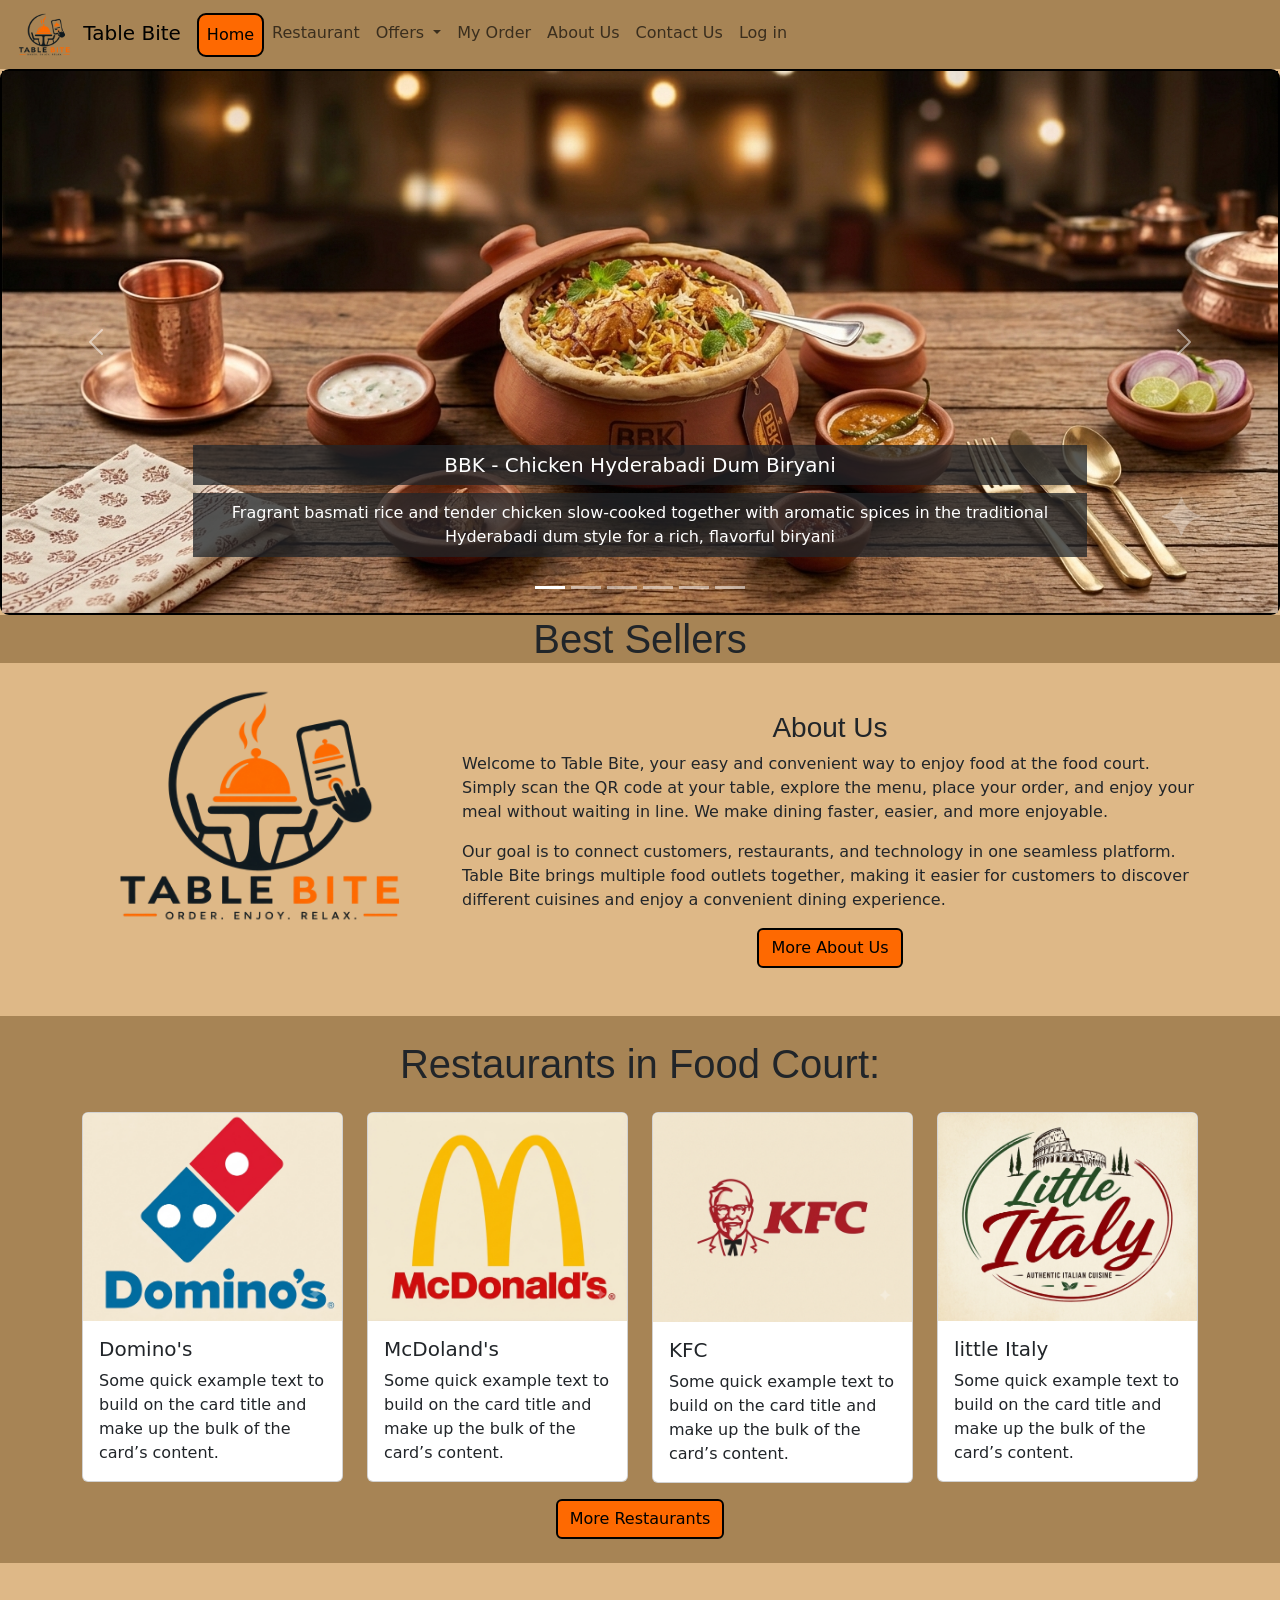
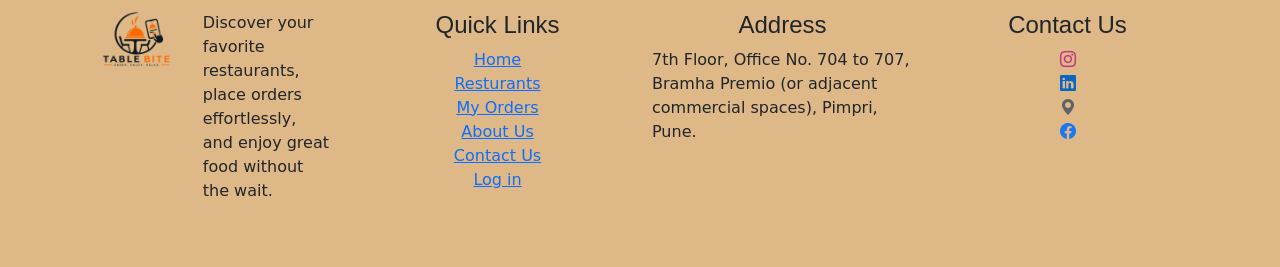
<file: index.html>
<!doctype html>
<html lang="en">
    <head>
        <meta charset="utf-8">
        <meta name="viewport" content="width=device-width, initial-scale=1">
        <title>Bootstrap demo</title>
        <link
            href="https://cdn.jsdelivr.net/npm/bootstrap@5.3.8/dist/css/bootstrap.min.css"
            rel="stylesheet"
            integrity="sha384-sRIl4kxILFvY47J16cr9ZwB07vP4J8+LH7qKQnuqkuIAvNWLzeN8tE5YBujZqJLB"
            crossorigin="anonymous">
        <link href="css/index.css" rel="stylesheet" type="text/css" />
        <link rel="stylesheet"
            href="https://cdn.jsdelivr.net/npm/bootstrap-icons@1.13.1/font/bootstrap-icons.min.css">
    </head>
    <body>
        <!-- header start -->
        <header>
            <nav class="navbar navbar-expand-lg">
                <div class="container-fluid">
                    <a class="navbar-brand" href="about_us.html"><img
                            src="images/logo.png"
                            alt="logo" width="65px" /> Table Bite</a>
                    <button class="navbar-toggler" type="button"
                        data-bs-toggle="collapse"
                        data-bs-target="#navbarSupportedContent"
                        aria-controls="navbarSupportedContent"
                        aria-expanded="false" aria-label="Toggle navigation">
                        <span class="navbar-toggler-icon"></span>
                    </button>
                    <div class="collapse navbar-collapse"
                        id="navbarSupportedContent">
                        <ul class="navbar-nav me-auto mb-2 mb-lg-0">
                            <li class="nav-item">
                                <a class="nav-link active" aria-current="page"
                                    href="index.html">Home</a>
                            </li>
                            <li class="nav-item">
                                <a class="nav-link"
                                    href="resturant.html">Restaurant</a>
                            </li>
                            <li class="nav-item dropdown">
                                <a class="nav-link dropdown-toggle" href="#"
                                    role="button" data-bs-toggle="dropdown"
                                    aria-expanded="false">
                                    Offers
                                </a>
                                <ul class="dropdown-menu">
                                    <li><a class="dropdown-item"
                                            href="todays_deal.html">Today's
                                            deals</a></li>
                                    <li><a class="dropdown-item"
                                            href="combo_meals.html">Combo
                                            meals</a></li>
                                    <li><a class="dropdown-item"
                                            href="Special_promotions.html">Special
                                            promotions</a></li>
                                    <li><a class="dropdown-item"
                                            href="discounts.html">Discounts</a></li>
                                </ul>
                            </li>
                            <li class="nav-item">
                                <a class="nav-link"
                                    href="my_order.html">My Order</a>
                                <li class="nav-item">
                                    <a class="nav-link"
                                        href="about_us.html">About Us</a>
                                </li>
                                <li class="nav-item">
                                    <a class="nav-link"
                                        href="contact_us.html">Contact Us</a>
                                </li>
                                <li class="nav-item">
                                    <a class="nav-link"
                                        href="log_in.html">Log in</a>
                                </li>
                            </li>
                        </ul>
                    </div>
                </div>
            </nav>
        </header>
        <!-- header end -->

        <!-- section start -->
        <section>
            <div id="carouselExampleCaptions"
                class="carousel slide carousel-fade"
                data-bs-ride="carousel"
                data-bs-interval="4000">

                <div class="carousel-indicators">
                    <button type="button"
                        data-bs-target="#carouselExampleCaptions"
                        data-bs-slide-to="0"
                        class="active"
                        aria-current="true"></button>

                    <button type="button"
                        data-bs-target="#carouselExampleCaptions"
                        data-bs-slide-to="1"></button>

                    <button type="button"
                        data-bs-target="#carouselExampleCaptions"
                        data-bs-slide-to="2"></button>

                    <button type="button"
                        data-bs-target="#carouselExampleCaptions"
                        data-bs-slide-to="3"></button>

                    <button type="button"
                        data-bs-target="#carouselExampleCaptions"
                        data-bs-slide-to="4"></button>

                    <button type="button"
                        data-bs-target="#carouselExampleCaptions"
                        data-bs-slide-to="5"></button>
                </div>

                <div class="carousel-inner">

                    <div class="carousel-item active">
                        <img src="images/BBK biryani.png"
                            class="d-block w-100"
                            alt="BBK biryani">
                        <div class="carousel-caption d-none d-md-block">
                            <h5 class="bg-dark p-2 bg-opacity-75">BBK - Chicken
                                Hyderabadi Dum Biryani</h5>
                            <p class="bg-dark p-2 bg-opacity-75">Fragrant
                                basmati rice and tender chicken
                                slow-cooked together with aromatic spices in the
                                traditional Hyderabadi dum style for a rich,
                                flavorful biryani</p>
                        </div>
                    </div>

                    <div class="carousel-item">
                        <img src="images/chinese.png"
                            class="d-block w-100"
                            alt="Chinese noodles">
                        <div class="carousel-caption d-none d-md-block">
                            <h5 class="bg-dark p-2 bg-opacity-75">Fountain -
                                Chinese Schezwan Noodles</h5>
                            <p class="bg-dark p-2 bg-opacity-75">Stir-fried
                                noodles tossed with spicy Schezwan
                                sauce, crunchy vegetables, and aromatic
                                seasonings for a bold, fiery Indo-Chinese
                                flavour.</p>
                        </div>
                    </div>

                    <div class="carousel-item">
                        <img src="images/wow momo.png"
                            class="d-block w-100"
                            alt="Momos">
                        <div class="carousel-caption d-none d-md-block">
                            <h5 class="bg-dark p-2 bg-opacity-75">WOW! Momos -
                                Chicken Darjeeling Momo</h5>
                            <p class="bg-dark p-2 bg-opacity-75">Steamed momos
                                filled with juicy, flavorful
                                chicken, inspired by the traditional
                                Darjeeling-style momo and served with a spicy,
                                tangy dipping sauce.</p>
                        </div>
                    </div>

                    <div class="carousel-item">
                        <img src="images/Domino.png"
                            class="d-block w-100"
                            alt="Pizza">
                        <div class="carousel-caption d-none d-md-block">
                            <h5 class="bg-dark p-2 bg-opacity-75">Domino's -
                                Farmhouse Pizza</h5>
                            <p class="bg-dark p-2 bg-opacity-75">A delicious
                                vegetarian pizza loaded with fresh
                                onions, capsicum, mushrooms, and juicy tomatoes,
                                topped with flavorful cheese and Domino’s
                                signature sauces.</p>
                        </div>
                    </div>

                    <div class="carousel-item">
                        <img src="images/little italy pasta.png"
                            class="d-block w-100"
                            alt="Pasta">
                        <div class="carousel-caption d-none d-md-block">
                            <h5 class="bg-dark p-2 bg-opacity-75">Little Italy -
                                Pasta Al Sole Di Sicilia</h5>
                            <p class="bg-dark p-2 bg-opacity-75">A delicious
                                Italian pasta inspired by the
                                flavours of Sicily, tossed in a rich, creamy
                                sauce with fresh vegetables and aromatic herbs
                                for a comforting Mediterranean taste.</p>
                        </div>
                    </div>

                    <div class="carousel-item">
                        <img src="images/KFC 8.3.png"
                            class="d-block w-100"
                            alt="Burger">
                        <div class="carousel-caption d-none d-md-block">
                            <h5 class="bg-dark p-2 bg-opacity-75">KFC - Classic
                                Zinger Burger</h5>
                            <p class="bg-dark p-2 bg-opacity-75">A crispy, spicy
                                chicken fillet layered with fresh
                                lettuce and creamy mayonnaise, served in a soft,
                                toasted bun for a deliciously satisfying
                                bite.</p>
                        </div>
                    </div>

                </div>

                <button class="carousel-control-prev"
                    type="button"
                    data-bs-target="#carouselExampleCaptions"
                    data-bs-slide="prev">

                    <span class="carousel-control-prev-icon"></span>
                </button>

                <button class="carousel-control-next"
                    type="button"
                    data-bs-target="#carouselExampleCaptions"
                    data-bs-slide="next">

                    <span class="carousel-control-next-icon"></span>
                </button>

            </div>
            <h1 class="bs_description">Best Sellers</h1>
        </section>
        <!-- section end -->

        <!-- About Us starts -->
        <section class="mt-4">
            <div class="container">
                <div class="row">
                    <div class="col-md-4">
                        <img src="images/logo.png" alt="Logo - Table Bite"
                            class="img-fluid" />
                    </div>
                    <div class="col-md-8 pt-4">
                        <h3 class="heading_design">About Us</h3>
                        <p>Welcome to Table Bite, your easy and convenient way
                            to
                            enjoy food at the food court. Simply scan the QR
                            code at your table, explore the menu, place your
                            order, and enjoy your meal without waiting in line.
                            We make dining faster, easier, and more
                            enjoyable.
                        </p>
                        <p>
                            Our goal is to connect customers, restaurants, and
                            technology in one seamless platform. Table Bite
                            brings multiple food outlets together, making it
                            easier for customers to discover different cuisines
                            and enjoy a convenient dining experience.
                        </p>
                        <form class="mt-3 align">
                            <a href="about_us.html">
                                <button class="btn button_color"
                                    type="button">More
                                    About Us
                                </button>
                            </a>
                        </form>
                    </div>
                </div>
            </div>
        </section>
        <!-- About Us ends -->

        <!-- Available Restaurant starts -->
        <section class="p-4 mt-5 bg_color">
            <h1 class="pb-3 heading_design">Restaurants in Food Court:</h1>
            <div class="container">
                <div class="row">
                    <div class="col-md-3">
                        <div class="card">
                            <img src="images/Dominos logo.png"
                                class="card-img-top"
                                alt="Dominos logo">
                            <div class="card-body">
                                <h5 class="card-title">Domino's</h5>
                                <p class="card-text">Some quick example text to
                                    build on the card title and make up the bulk
                                    of the card’s content.</p>
                            </div>
                        </div>
                    </div>
                    <div class="col-md-3">
                        <div class="card">
                            <img src="images/McD logo.png" class="card-img-top"
                                alt="McD logo">
                            <div class="card-body">
                                <h5 class="card-title">McDoland's</h5>
                                <p class="card-text">Some quick example text to
                                    build on the card title and make up the bulk
                                    of the card’s content.</p>
                            </div>
                        </div>
                    </div>
                    <div class="col-md-3">
                        <div class="card">
                            <img src="images/kfc logo.png" class="card-img-top"
                                alt="KFC logo">
                            <div class="card-body">
                                <h5 class="card-title">KFC</h5>
                                <p class="card-text">Some quick example text to
                                    build on the card title and make up the bulk
                                    of the card’s content.</p>
                            </div>
                        </div>
                    </div>
                    <div class="col-md-3">
                        <div class="card">
                            <img src="images/little Italy logo.png"
                                class="card-img-top"
                                alt="little Italy">
                            <div class="card-body">
                                <h5 class="card-title">little Italy</h5>
                                <p class="card-text">Some quick example text to
                                    build on the card title and make up the bulk
                                    of the card’s content.</p>
                            </div>
                        </div>
                    </div>
                </div>
            </div>
            <form class="mt-3 align">
                <a href="resturant.html ">
                    <button class="btn button_color" type="button">More
                        Restaurants
                    </button>
                </a>
            </form>
        </section>
        <!-- Available Restaurant ends -->

        <!-- footer starts -->
        <footer>
            <section class="pt-5 pb-5">
                <div class="container">
                    <div class="row">
                        <div class="col-md-3">
                            <div class="container">
                                <div class="row">
                                    <div class="col-md-5">
                                        <img src="images/logo.png"
                                            alt="Table Bite - Logo"
                                            class="img-fluid pb-3">
                                    </div>
                                    <div class="col-md-7">
                                        <p>Discover your
                                            favorite restaurants, place orders
                                            effortlessly, and enjoy great food
                                            without the
                                            wait.</p>
                                    </div>
                                </div>
                            </div>
                        </div>
                        <div class="col-md-3">
                            <h4 class="align heading_design">Quick Links</h4>
                            <ul class="list_style">
                                <li><a href="index.html">Home</a></li>
                                <li><a href="resturant.html">Resturants</a></li>
                                <li><a href="my_order.html">My Orders</a></li>
                                <li><a href="about_us.html">About Us</a></li>
                                <li><a href="contact_us.html">Contact
                                        Us</a></li>
                                <li><a href="log_in.html">Log in</a></li>
                            </ul>
                        </div>
                        <div class="col-md-3">
                            <h4 class="align heading_design">Address</h4>
                            <p>7th Floor, Office No. 704 to 707, Bramha Premio
                                (or adjacent commercial spaces), Pimpri,
                                Pune.</p>
                        </div>
                        <div class="col-md-3">
                            <h4 class="align heading_design">Contact Us</h4>
                            <ul class="list_style">
                                <li>
                                    <a href="https://www.instagram.com/"
                                        target="_blank"><i
                                            class="bi bi-instagram"></i></a>
                                </li>
                                <li>
                                    <a href="https://www.linkedin.com/"
                                        target="_blank"><i
                                            class="bi bi-linkedin"></i></a>
                                </li>
                                <li>
                                    <a
                                        href="https://maps.app.goo.gl/TKPCgPG77eALCs3F9"
                                        target="_blank"><i
                                            class="bi bi-geo-alt-fill"></i></a>
                                </li>
                                <li>
                                    <a
                                        href="https://www.facebook.com/"
                                        target="_blank"><i
                                            class="bi bi-facebook"></i></a>
                                </li>
                            </ul>
                        </div>
                    </div>
                </div>
            </section>
        </footer>
        <!-- footer ends -->

        <script
            src="https://cdn.jsdelivr.net/npm/bootstrap@5.3.8/dist/js/bootstrap.bundle.min.js"
            integrity="sha384-FKyoEForCGlyvwx9Hj09JcYn3nv7wiPVlz7YYwJrWVcXK/BmnVDxM+D2scQbITxI"
            crossorigin="anonymous"></script>
    </body>
</html>
</file>
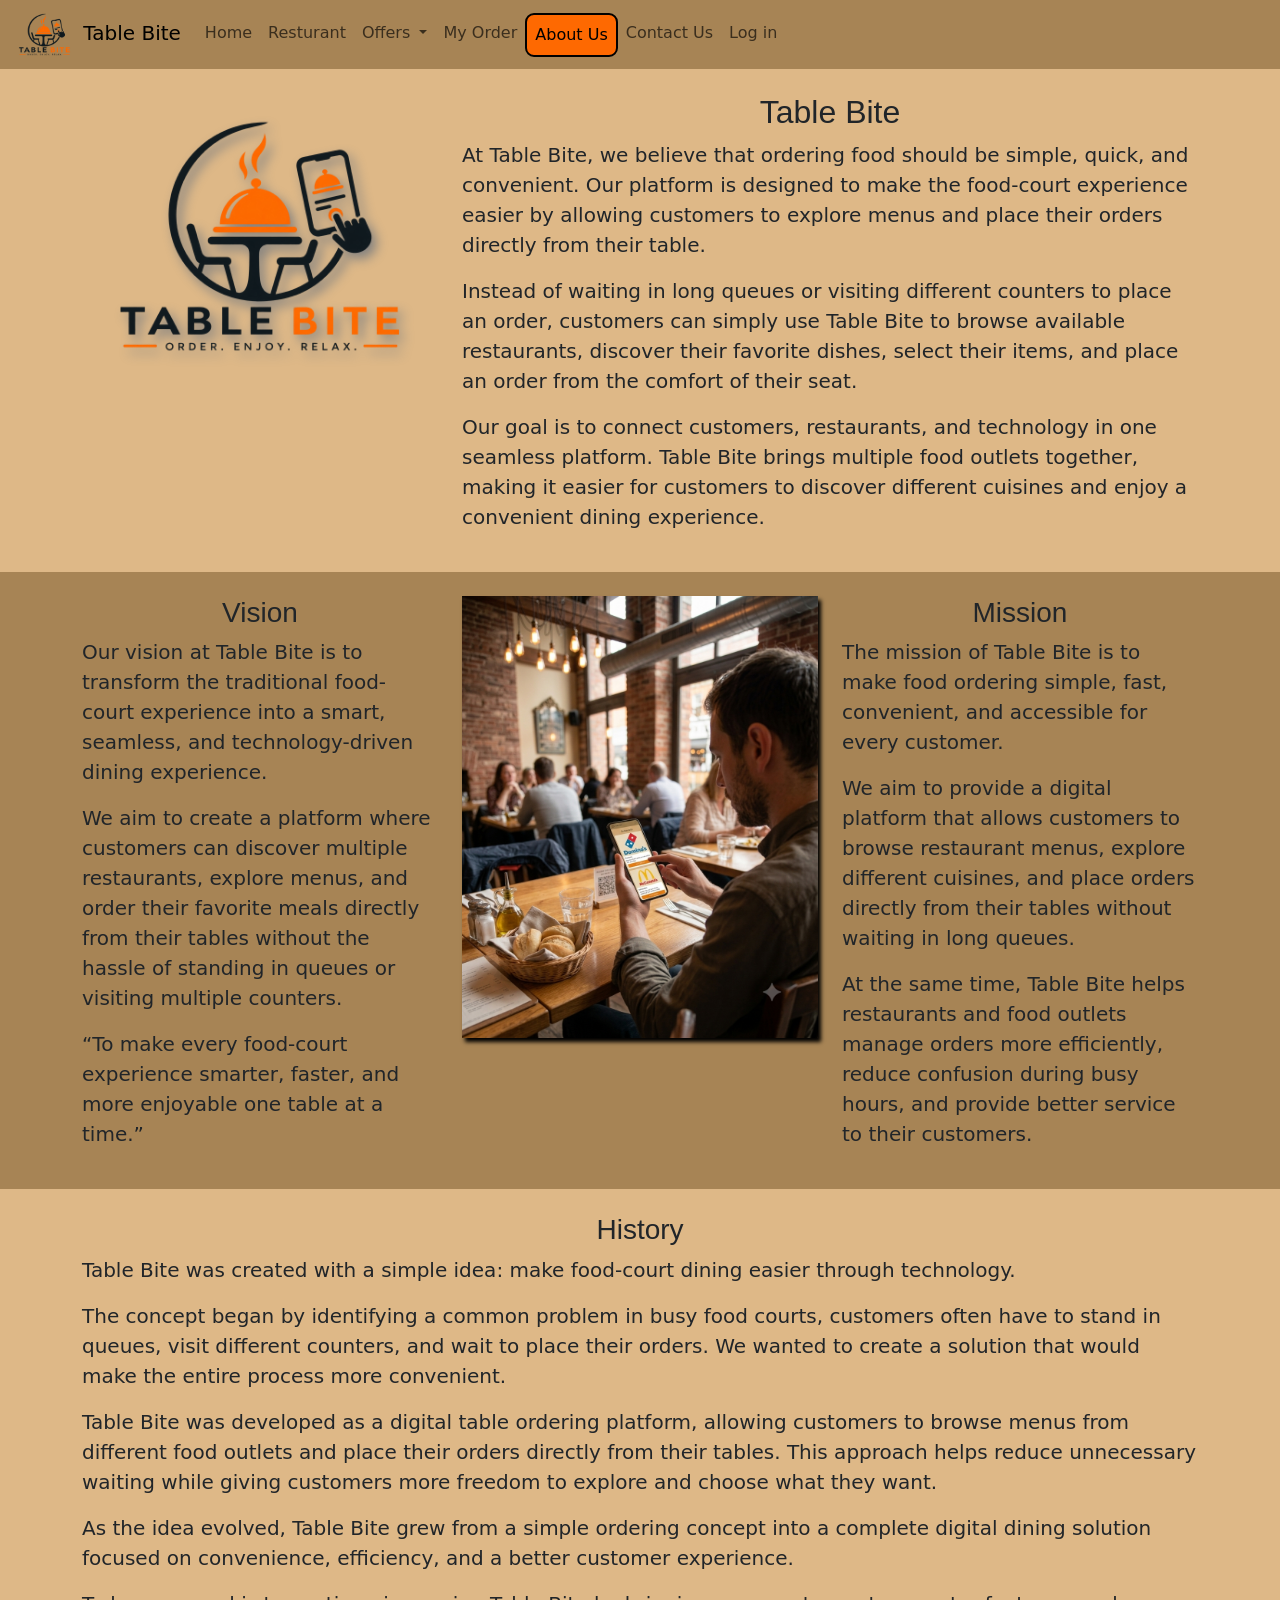
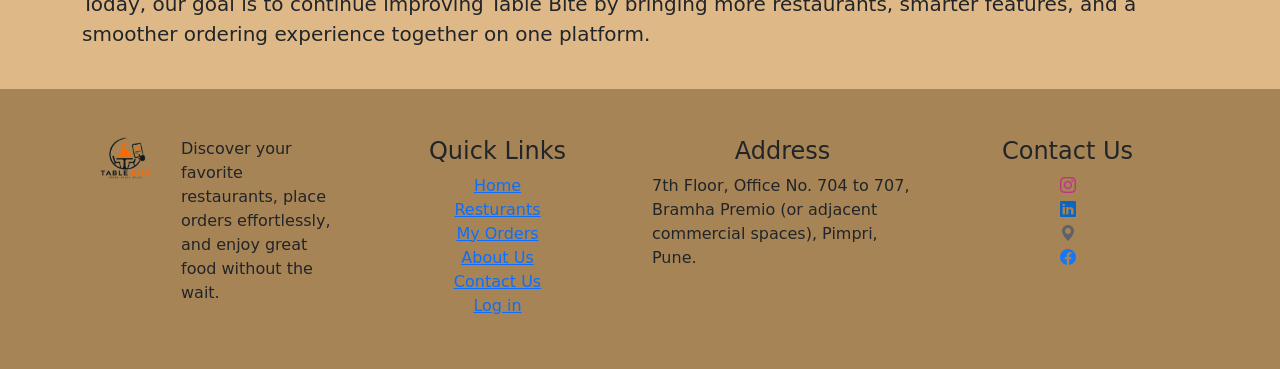
<file: about_us.html>
<!doctype html>
<html lang="en">
    <head>
        <meta charset="utf-8">
        <meta name="viewport" content="width=device-width, initial-scale=1">
        <title>Bootstrap demo</title>
        <link
            href="https://cdn.jsdelivr.net/npm/bootstrap@5.3.8/dist/css/bootstrap.min.css"
            rel="stylesheet"
            integrity="sha384-sRIl4kxILFvY47J16cr9ZwB07vP4J8+LH7qKQnuqkuIAvNWLzeN8tE5YBujZqJLB"
            crossorigin="anonymous">
        <link href="css/index.css" rel="stylesheet" type="text/css" />
        <link rel="stylesheet"
            href="https://cdn.jsdelivr.net/npm/bootstrap-icons@1.13.1/font/bootstrap-icons.min.css">
    </head>
    <body>
        <!-- header start -->
        <header>
            <nav class="navbar navbar-expand-lg">
                <div class="container-fluid">
                    <a class="navbar-brand" href="about_us.html"><img
                            src="images/logo.png"
                            alt="logo" width="65px" /> Table Bite</a>
                    <button class="navbar-toggler" type="button"
                        data-bs-toggle="collapse"
                        data-bs-target="#navbarSupportedContent"
                        aria-controls="navbarSupportedContent"
                        aria-expanded="false" aria-label="Toggle navigation">
                        <span class="navbar-toggler-icon"></span>
                    </button>
                    <div class="collapse navbar-collapse"
                        id="navbarSupportedContent">
                        <ul class="navbar-nav me-auto mb-2 mb-lg-0">
                            <li class="nav-item">
                                <a class="nav-link" aria-current="page"
                                    href="index.html">Home</a>
                            </li>
                            <li class="nav-item">
                                <a class="nav-link"
                                    href="resturant.html">Resturant</a>
                            </li>
                            <li class="nav-item dropdown">
                                <a class="nav-link dropdown-toggle" href="#"
                                    role="button" data-bs-toggle="dropdown"
                                    aria-expanded="false">
                                    Offers
                                </a>
                                <ul class="dropdown-menu">
                                    <li><a class="dropdown-item"
                                            href="todays_deal.html">Today's
                                            deals</a></li>
                                    <li><a class="dropdown-item"
                                            href="combo_meals.html">Combo
                                            meals</a></li>
                                    <li><a class="dropdown-item"
                                            href="special_promotions.html">Special
                                            promotions</a></li>
                                    <li><a class="dropdown-item"
                                            href="discounts.html">Discounts</a></li>
                                </ul>
                            </li>
                            <li class="nav-item">
                                <a class="nav-link"
                                    href="my_order.html">My Order</a>
                                <li class="nav-item">
                                    <a class="nav-link active"
                                        href="about_us.html">About Us</a>
                                </li>
                                <li class="nav-item">
                                    <a class="nav-link"
                                        href="contact_us.html">Contact Us</a>
                                </li>
                                <li class="nav-item">
                                    <a class="nav-link"
                                        href="log_in.html">Log in</a>
                                </li>
                            </li>
                        </ul>
                    </div>
                </div>
            </nav>
        </header>
        <!-- header end -->

        <main>
            <!-- About Us starts -->
        <section class="pt-4 pb-4">
            <div class="container">
                <div class="row">
                    <div class="col-md-4 pt-4">
                        <img src="images/logo.png"
                            alt="Table Bite - Logo" class="img-fluid drop_shadow" />
                    </div>
                    <div class="col-md-8">
                        <h2 class="heading_design">Table Bite</h2>
                        <div class="font_size">
                            <p>At Table Bite, we believe that ordering food
                                should
                                be simple, quick, and convenient. Our platform
                                is
                                designed to make the food-court experience
                                easier by
                                allowing customers to explore menus and place
                                their
                                orders directly from their table.</p>
                            <p>Instead of waiting in long queues or visiting
                                different counters to place an order, customers
                                can
                                simply use Table Bite to browse available
                                restaurants, discover their favorite dishes,
                                select
                                their items, and place an order from the comfort
                                of
                                their seat.</p>
                            <p>Our goal is to connect customers, restaurants,
                                and
                                technology in one seamless platform. Table Bite
                                brings multiple food outlets together, making it
                                easier for customers to discover different
                                cuisines
                                and enjoy a convenient dining experience.</p>
                        </div>
                    </div>
                </div>
            </div>
        </section>
        <!-- About us ends -->

        <!-- vision and mission starts -->
        <section class="bg_color pt-4 pb-4">
            <div class="container">
                <div class="row">
                    <div class="col-md-4">
                        <h3 class="heading_design">Vision</h3>
                        <div class="font_size">
                            <p>Our vision at Table Bite is to transform the
                                traditional food-court experience into a smart,
                                seamless, and technology-driven dining
                                experience.</p>
                            <p>We aim to create a platform where customers can
                                discover multiple restaurants, explore menus,
                                and
                                order their favorite meals directly from their
                                tables without the hassle of standing in queues
                                or
                                visiting multiple counters.</p>
                            <p>“To make every food-court experience smarter,
                                faster,
                                and more enjoyable one table at a time.”</p>
                        </div>
                    </div>
                    <div class="col-md-4">
                        <img src="images/person using website.png"
                            alt="person using website" class="img-fluid shadows" />
                    </div>
                    <div class="col-md-4">
                        <h3 class="heading_design">Mission</h3>
                        <div class="font_size">
                            <p>The mission of Table Bite is to make food
                                ordering
                                simple, fast, convenient, and accessible for
                                every
                                customer.</p>
                            <p>We aim to provide a digital platform that allows
                                customers to browse restaurant menus, explore
                                different cuisines, and place orders directly
                                from
                                their tables without waiting in long queues.</p>
                            <p>At the same time, Table Bite helps restaurants
                                and
                                food outlets manage orders more efficiently,
                                reduce
                                confusion during busy hours, and provide better
                                service to their customers.</p>
                        </div>
                    </div>
                </div>
            </div>
        </section>
        <!-- vision and mission ends -->

        <!-- history starts -->
        <section class="pt-4 pb-4">
            <h3 class="heading_design">History</h3>
            <div class="container">
                <div class="row">
                    <div class="col-md-12 font_size">
                        <p>Table Bite was created with a simple idea: make
                            food-court dining
                            easier through technology.</p>
                        <p>The concept began by identifying a common problem in
                            busy food
                            courts, customers often have to stand in queues,
                            visit different
                            counters, and wait to place their orders. We wanted
                            to create a
                            solution that would make the entire process more
                            convenient.</p>
                        <p>Table Bite was developed as a digital table ordering
                            platform,
                            allowing customers to browse menus from different
                            food outlets
                            and place their orders directly from their tables.
                            This approach
                            helps reduce unnecessary waiting while giving
                            customers more
                            freedom to explore and choose what they want.</p>
                        <p>As the idea evolved, Table Bite grew from a simple
                            ordering
                            concept into a complete digital dining solution
                            focused on
                            convenience, efficiency, and a better customer
                            experience.</p>
                        <p>Today, our goal is to continue improving Table Bite
                            by bringing
                            more restaurants, smarter features, and a smoother
                            ordering
                            experience together on one platform.</p>
                    </div>
                </div>
            </div>
        </section>
        <!-- history ends -->
        </main>

        <!-- footer starts -->
        <footer>
            <section class="pt-5 pb-5 bg_color">
                <div class="container">
                    <div class="row">
                        <div class="col-md-3">
                            <div class="container">
                                <div class="row">
                                    <div class="col-md-4">
                                        <img src="images/logo.png"
                                            alt="Table Bite - Logo"
                                            class="img-fluid pb-3">
                                    </div>
                                    <div class="col-md-8">
                                        <p>Discover your
                                            favorite restaurants, place orders
                                            effortlessly, and enjoy great food
                                            without the
                                            wait.</p>
                                    </div>
                                </div>
                            </div>
                        </div>
                        <div class="col-md-3">
                            <h4 class="align">Quick Links</h4>
                            <ul class="list_style">
                                <li><a href="index.html">Home</a></li>
                                <li><a href="resturant.html">Resturants</a></li>
                                <li><a href="my_order.html">My Orders</a></li>
                                <li><a href="about_us.html">About Us</a></li>
                                <li><a href="contact_us.html">Contact
                                        Us</a></li>
                                <li><a href="log_in.html">Log in</a></li>
                            </ul>
                        </div>
                        <div class="col-md-3">
                            <h4 class="align">Address</h4>
                            <p>7th Floor, Office No. 704 to 707, Bramha Premio
                                (or adjacent commercial spaces), Pimpri,
                                Pune.</p>
                        </div>
                        <div class="col-md-3">
                            <h4 class="align">Contact Us</h4>
                            <ul class="list_style">
                                <li><a
                                        href="https://www.instagram.com/"
                                        target="_blank"><i
                                            class="bi bi-instagram"></i></a></li>
                                <li><a
                                        href="https://www.linkedin.com/"
                                        target="_blank"><i
                                            class="bi bi-linkedin"></i></a></li>
                                <li><a
                                        href="https://maps.app.goo.gl/TKPCgPG77eALCs3F9"
                                        target="_blank"><i
                                            class="bi bi-geo-alt-fill"></i></a></li>
                                <li><a
                                        href="https://www.facebook.com/"
                                        target="_blank"><i
                                            class="bi bi-facebook"></i></a></li>
                            </ul>
                        </div>
                    </div>
                </div>
            </section>
        </footer>
        <!-- footer ends -->

        <script
            src="https://cdn.jsdelivr.net/npm/bootstrap@5.3.8/dist/js/bootstrap.bundle.min.js"
            integrity="sha384-FKyoEForCGlyvwx9Hj09JcYn3nv7wiPVlz7YYwJrWVcXK/BmnVDxM+D2scQbITxI"
            crossorigin="anonymous"></script>
    </body>
</html>
</file>
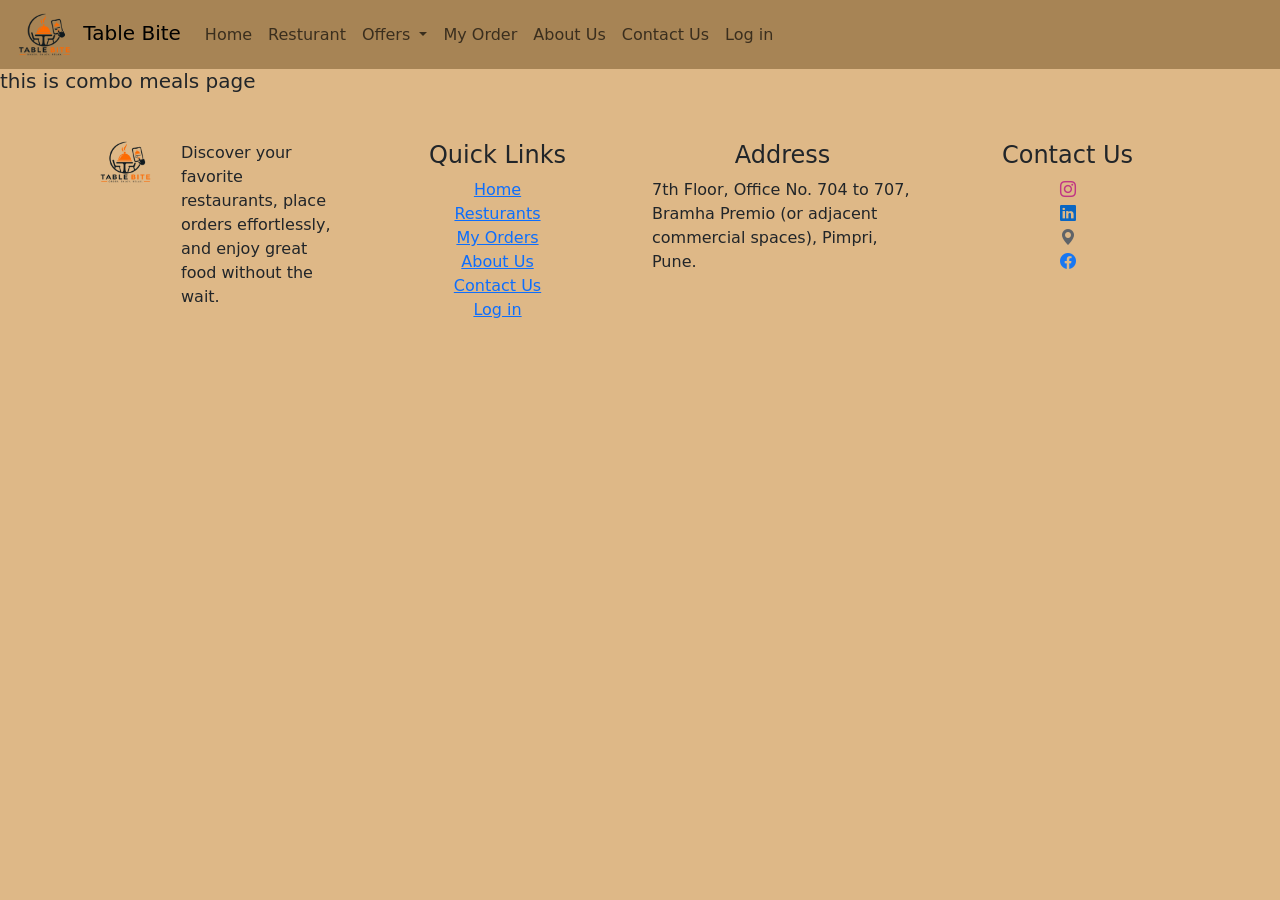
<file: combo_meals.html>
<!doctype html>
<html lang="en">
    <head>
        <meta charset="utf-8">
        <meta name="viewport" content="width=device-width, initial-scale=1">
        <title>Bootstrap demo</title>
        <link
            href="https://cdn.jsdelivr.net/npm/bootstrap@5.3.8/dist/css/bootstrap.min.css"
            rel="stylesheet"
            integrity="sha384-sRIl4kxILFvY47J16cr9ZwB07vP4J8+LH7qKQnuqkuIAvNWLzeN8tE5YBujZqJLB"
            crossorigin="anonymous">
        <link href="css/index.css" rel="stylesheet" type="text/css" />
        <link rel="stylesheet"
            href="https://cdn.jsdelivr.net/npm/bootstrap-icons@1.13.1/font/bootstrap-icons.min.css">
    </head>
    <body>
        <!-- header start -->
        <header>
            <nav class="navbar navbar-expand-lg">
                <div class="container-fluid">
                    <a class="navbar-brand" href="about_us.html"><img
                            src="images/logo.png"
                            alt="logo" width="65px" /> Table Bite</a>
                    <button class="navbar-toggler" type="button"
                        data-bs-toggle="collapse"
                        data-bs-target="#navbarSupportedContent"
                        aria-controls="navbarSupportedContent"
                        aria-expanded="false" aria-label="Toggle navigation">
                        <span class="navbar-toggler-icon"></span>
                    </button>
                    <div class="collapse navbar-collapse"
                        id="navbarSupportedContent">
                        <ul class="navbar-nav me-auto mb-2 mb-lg-0">
                            <li class="nav-item">
                                <a class="nav-link" aria-current="page"
                                    href="index.html">Home</a>
                            </li>
                            <li class="nav-item">
                                <a class="nav-link"
                                    href="resturant.html">Resturant</a>
                            </li>
                            <li class="nav-item dropdown">
                                <a class="nav-link dropdown-toggle" href="#"
                                    role="button" data-bs-toggle="dropdown"
                                    aria-expanded="false">
                                    Offers
                                </a>
                                <ul class="dropdown-menu">
                                    <li><a class="dropdown-item"
                                            href="todays_deal.html">Today's
                                            deals</a></li>
                                    <li><a class="dropdown-item active"
                                            href="combo_meals.html">Combo
                                            meals</a></li>
                                    <li><a class="dropdown-item"
                                            href="special_promotions.html">Special
                                            promotions</a></li>
                                    <li><a class="dropdown-item"
                                            href="discounts.html">Discounts</a></li>
                                </ul>
                            </li>
                            <li class="nav-item">
                                <a class="nav-link"
                                    href="my_order.html">My Order</a>
                                <li class="nav-item">
                                    <a class="nav-link"
                                        href="about_us.html">About Us</a>
                                </li>
                                <li class="nav-item">
                                    <a class="nav-link"
                                        href="contact_us.html">Contact Us</a>
                                </li>
                                <li class="nav-item">
                                    <a class="nav-link"
                                        href="log_in.html">Log in</a>
                                </li>
                            </li>
                        </ul>
                    </div>
                </div>
            </nav>
        </header>
        <!-- header end -->

        <section>
            <h5>this is combo meals page</h5>
        </section>

        <!-- footer starts -->
        <footer>
            <section class="mt-5 mb-5">
                <div class="container">
                    <div class="row">
                        <div class="col-md-3">
                            <div class="container">
                                <div class="row">
                                    <div class="col-md-4">
                                        <img src="images/logo.png"
                                            alt="Table Bite - Logo"
                                            class="img-fluid pb-3">
                                    </div>
                                    <div class="col-md-8">
                                        <p>Discover your
                                            favorite restaurants, place orders
                                            effortlessly, and enjoy great food
                                            without the
                                            wait.</p>
                                    </div>
                                </div>
                            </div>
                        </div>
                        <div class="col-md-3">
                            <h4 class="align">Quick Links</h4>
                            <ul class="list_style">
                                <li><a href="index.html">Home</a></li>
                                <li><a href="resturant.html">Resturants</a></li>
                                <li><a href="my_order.html">My Orders</a></li>
                                <li><a href="about_us.html">About Us</a></li>
                                <li><a href="contact_us.html">Contact
                                        Us</a></li>
                                <li><a href="log_in.html">Log in</a></li>
                            </ul>
                        </div>
                        <div class="col-md-3">
                            <h4 class="align">Address</h4>
                            <p>7th Floor, Office No. 704 to 707, Bramha Premio
                                (or adjacent commercial spaces), Pimpri,
                                Pune.</p>
                        </div>
                        <div class="col-md-3">
                            <h4 class="align">Contact Us</h4>
                            <ul class="list_style">
                                <li><a
                                        href="https://www.instagram.com/"
                                        target="_blank"><i
                                            class="bi bi-instagram"></i></a></li>
                                <li><a
                                        href="https://www.linkedin.com/"
                                        target="_blank"><i
                                            class="bi bi-linkedin"></i></a></li>
                                <li><a
                                        href="https://maps.app.goo.gl/TKPCgPG77eALCs3F9"
                                        target="_blank"><i
                                            class="bi bi-geo-alt-fill"></i></a></li>
                                <li><a
                                        href="https://www.facebook.com/"
                                        target="_blank"><i
                                            class="bi bi-facebook"></i></a></li>
                            </ul>
                        </div>
                    </div>
                </div>
            </section>
        </footer>
        <!-- footer ends -->

        <script
            src="https://cdn.jsdelivr.net/npm/bootstrap@5.3.8/dist/js/bootstrap.bundle.min.js"
            integrity="sha384-FKyoEForCGlyvwx9Hj09JcYn3nv7wiPVlz7YYwJrWVcXK/BmnVDxM+D2scQbITxI"
            crossorigin="anonymous"></script>
    </body>
</html>
</file>
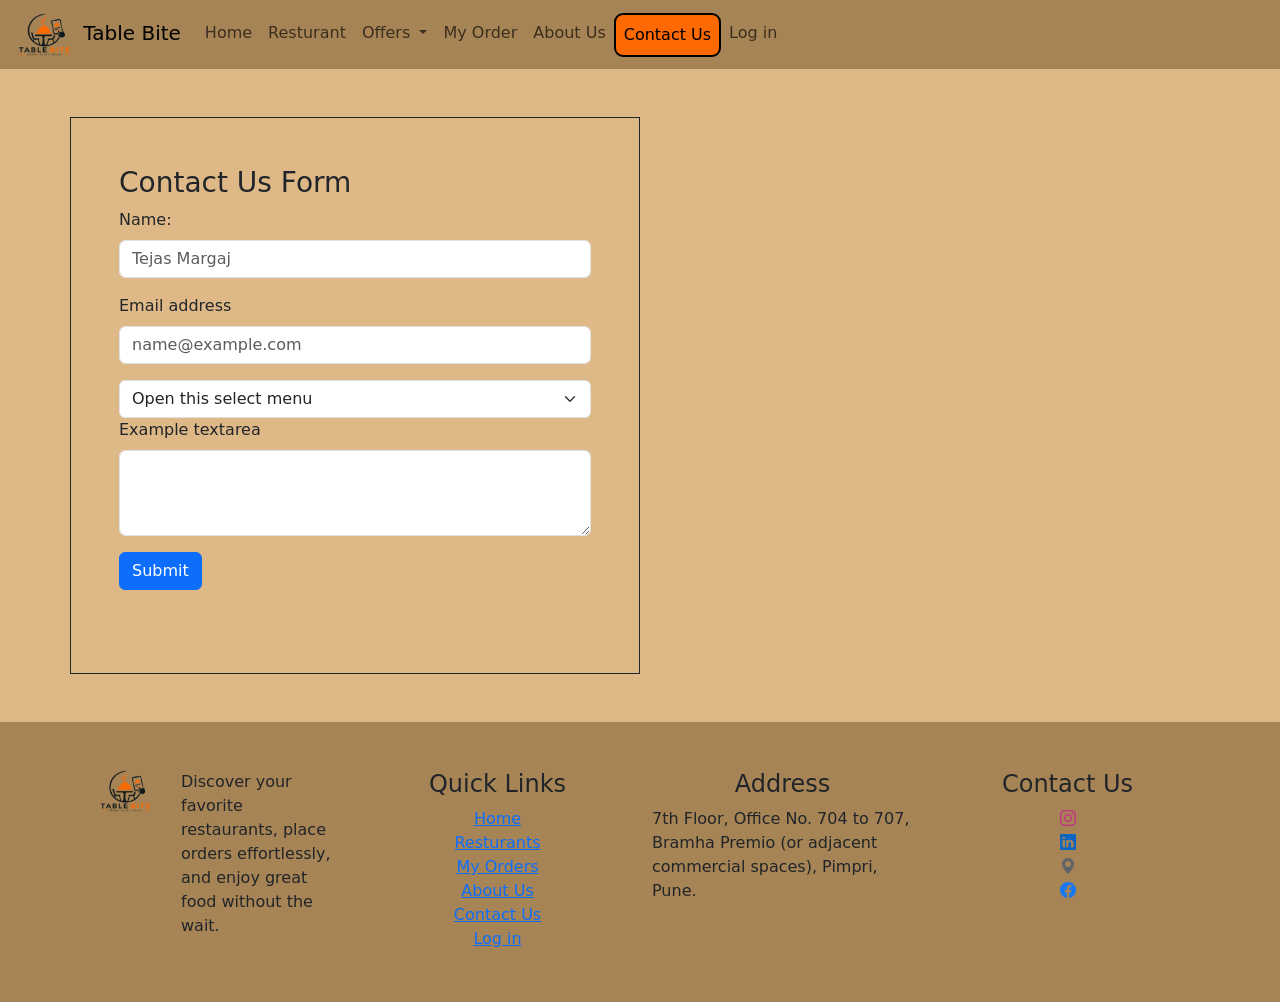
<file: contact_us.html>
<!doctype html>
<html lang="en">
    <head>
        <meta charset="utf-8">
        <meta name="viewport" content="width=device-width, initial-scale=1">
        <title>Bootstrap demo</title>
        <link
            href="https://cdn.jsdelivr.net/npm/bootstrap@5.3.8/dist/css/bootstrap.min.css"
            rel="stylesheet"
            integrity="sha384-sRIl4kxILFvY47J16cr9ZwB07vP4J8+LH7qKQnuqkuIAvNWLzeN8tE5YBujZqJLB"
            crossorigin="anonymous">
        <link href="css/index.css" rel="stylesheet" type="text/css" />
        <link rel="stylesheet"
            href="https://cdn.jsdelivr.net/npm/bootstrap-icons@1.13.1/font/bootstrap-icons.min.css">
    </head>
    <body>
        <!-- header start -->
        <header>
            <nav class="navbar navbar-expand-lg">
                <div class="container-fluid">
                    <a class="navbar-brand" href="about_us.html"><img
                            src="images/logo.png"
                            alt="logo" width="65px" /> Table Bite</a>
                    <button class="navbar-toggler" type="button"
                        data-bs-toggle="collapse"
                        data-bs-target="#navbarSupportedContent"
                        aria-controls="navbarSupportedContent"
                        aria-expanded="false" aria-label="Toggle navigation">
                        <span class="navbar-toggler-icon"></span>
                    </button>
                    <div class="collapse navbar-collapse"
                        id="navbarSupportedContent">
                        <ul class="navbar-nav me-auto mb-2 mb-lg-0">
                            <li class="nav-item">
                                <a class="nav-link" aria-current="page"
                                    href="index.html">Home</a>
                            </li>
                            <li class="nav-item">
                                <a class="nav-link"
                                    href="resturant.html">Resturant</a>
                            </li>
                            <li class="nav-item dropdown">
                                <a class="nav-link dropdown-toggle" href="#"
                                    role="button" data-bs-toggle="dropdown"
                                    aria-expanded="false">
                                    Offers
                                </a>
                                <ul class="dropdown-menu">
                                    <li><a class="dropdown-item"
                                            href="todays_deal.html">Today's
                                            deals</a></li>
                                    <li><a class="dropdown-item"
                                            href="combo_meals.html">Combo
                                            meals</a></li>
                                    <li><a class="dropdown-item"
                                            href="special_promotions.html">Special
                                            promotions</a></li>
                                    <li><a class="dropdown-item"
                                            href="discounts.html">Discounts</a></li>
                                </ul>
                            </li>
                            <li class="nav-item">
                                <a class="nav-link"
                                    href="my_order.html">My Order</a>
                                <li class="nav-item">
                                    <a class="nav-link"
                                        href="about_us.html">About Us</a>
                                </li>
                                <li class="nav-item">
                                    <a class="nav-link active"
                                        href="contact_us.html">Contact Us</a>
                                </li>
                                <li class="nav-item">
                                    <a class="nav-link"
                                        href="log_in.html">Log in</a>
                                </li>
                            </li>
                        </ul>
                    </div>
                </div>
            </nav>
        </header>
        <!-- header end -->

        <!-- contact form starts here -->
        <div class="container pt-5 pb-5">
            <div class="row">
                <div class="col-md-6  border border-dark p-5">
                    <h3>Contact Us Form</h3>
                    <form>
                        <div class="mb-3">
                            <label for="exampleFormControlInput1"
                                class="form-label">Name:</label>
                            <input type="text" class="form-control"
                                id="exampleFormControlInput1"
                                placeholder="Tejas Margaj">
                        </div>
                        <div class="mb-3">
                            <label for="exampleFormControlInput1"
                                class="form-label">Email
                                address</label>
                            <input type="email" class="form-control"
                                id="exampleFormControlInput1"
                                placeholder="name@example.com">
                        </div>
                        <div>
                            <select class="form-select"
                                aria-label="Default select example">
                                <option selected>Open this select menu</option>
                                <option value="1">One</option>
                                <option value="2">Two</option>
                                <option value="3">Three</option>
                            </select>
                        </div>
                        <div class="mb-3">
                            <label for="exampleFormControlTextarea1"
                                class="form-label">Example textarea</label>
                            <textarea class="form-control"
                                id="exampleFormControlTextarea1"
                                rows="3"></textarea>
                        </div>
                        <button type="submit"
                            class="btn btn-primary">Submit</button>
                    </form>
                </div>
                <div class="col-md-6">
                    <iframe
                        src="https://www.google.com/maps/embed?pb=!1m14!1m8!1m3!1d3780.80745962639!2d73.8410439!3d18.627728!3m2!1i1024!2i768!4f13.1!3m3!1m2!1s0x3bc2b900158e4e1d%3A0x61db942464f866a9!2sFCT%20Futurecoat%20technology!5e0!3m2!1sen!2sin!4v1788768931718!5m2!1sen!2sin"
                        width="100%" height="550" style="border:0;"
                        allowfullscreen loading="lazy"
                        referrerpolicy="strict-origin-when-cross-origin"></iframe>
                </div>
            </div>
        </div>
        <!-- contact form ends here -->

        <!-- footer starts -->
        <footer>
            <section class="pt-5 pb-5 bg_color">
                <div class="container">
                    <div class="row">
                        <div class="col-md-3">
                            <div class="container">
                                <div class="row">
                                    <div class="col-md-4">
                                        <img src="images/logo.png"
                                            alt="Table Bite - Logo"
                                            class="img-fluid pb-3">
                                    </div>
                                    <div class="col-md-8">
                                        <p>Discover your
                                            favorite restaurants, place orders
                                            effortlessly, and enjoy great food
                                            without the
                                            wait.</p>
                                    </div>
                                </div>
                            </div>
                        </div>
                        <div class="col-md-3">
                            <h4 class="align">Quick Links</h4>
                            <ul class="list_style">
                                <li><a href="index.html">Home</a></li>
                                <li><a href="resturant.html">Resturants</a></li>
                                <li><a href="my_order.html">My Orders</a></li>
                                <li><a href="about_us.html">About Us</a></li>
                                <li><a href="contact_us.html">Contact
                                        Us</a></li>
                                <li><a href="log_in.html">Log in</a></li>
                            </ul>
                        </div>
                        <div class="col-md-3">
                            <h4 class="align">Address</h4>
                            <p>7th Floor, Office No. 704 to 707, Bramha Premio
                                (or adjacent commercial spaces), Pimpri,
                                Pune.</p>
                        </div>
                        <div class="col-md-3">
                            <h4 class="align">Contact Us</h4>
                            <ul class="list_style">
                                <li><a
                                        href="https://www.instagram.com/"
                                        target="_blank"><i
                                            class="bi bi-instagram"></i></a></li>
                                <li><a
                                        href="https://www.linkedin.com/"
                                        target="_blank"><i
                                            class="bi bi-linkedin"></i></a></li>
                                <li><a
                                        href="https://maps.app.goo.gl/TKPCgPG77eALCs3F9"
                                        target="_blank"><i
                                            class="bi bi-geo-alt-fill"></i></a></li>
                                <li><a
                                        href="https://www.facebook.com/"
                                        target="_blank"><i
                                            class="bi bi-facebook"></i></a></li>
                            </ul>
                        </div>
                    </div>
                </div>
            </section>
        </footer>
        <!-- footer ends -->
        <script
            src="https://cdn.jsdelivr.net/npm/bootstrap@5.3.8/dist/js/bootstrap.bundle.min.js"
            integrity="sha384-FKyoEForCGlyvwx9Hj09JcYn3nv7wiPVlz7YYwJrWVcXK/BmnVDxM+D2scQbITxI"
            crossorigin="anonymous"></script>
    </body>
</html>
</file>
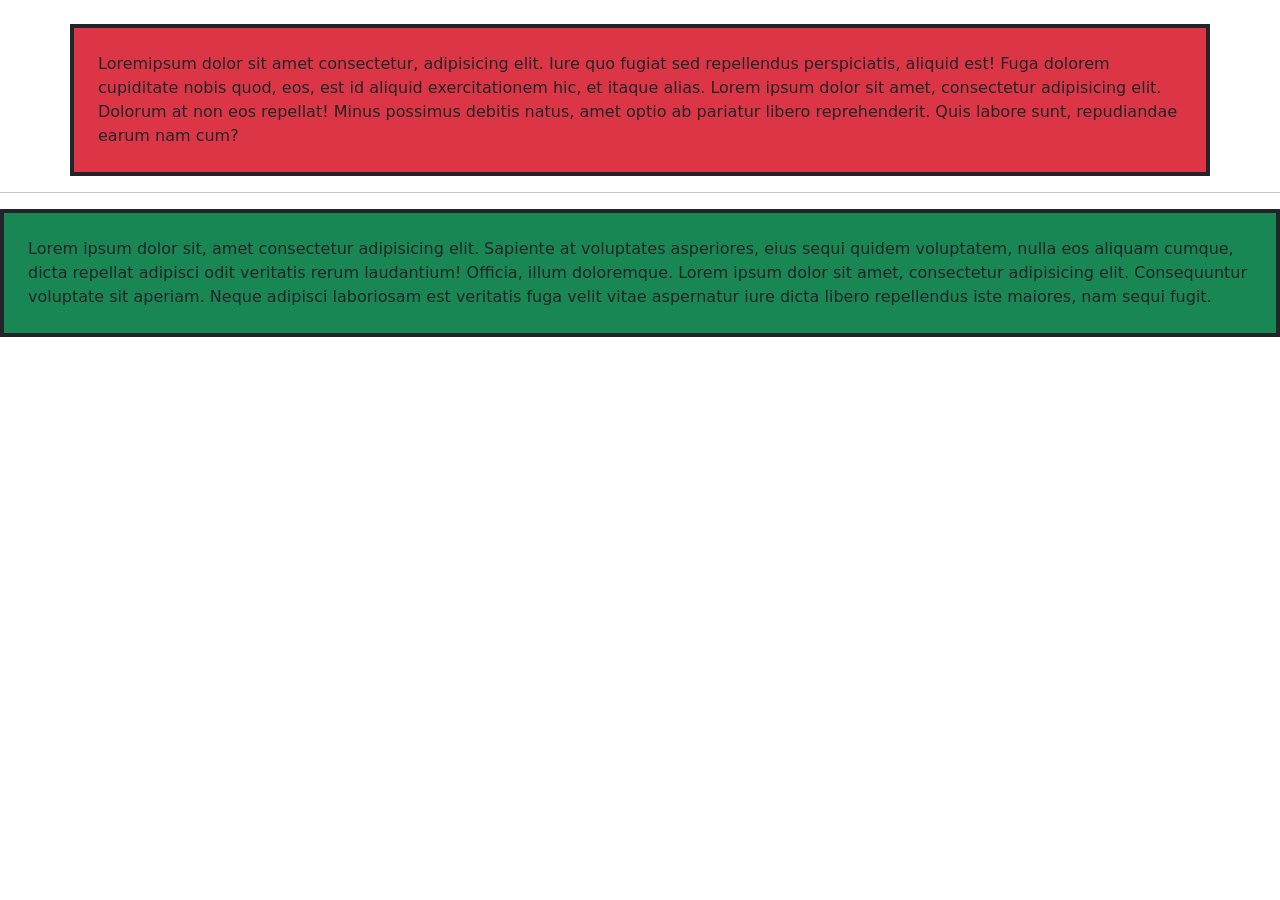
<file: containers.html>
<!doctype html>
<html lang="en">
    <head>
        <meta charset="utf-8">
        <meta name="viewport" content="width=device-width, initial-scale=1">
        <title>Bootstrap demo</title>
        <link
            href="https://cdn.jsdelivr.net/npm/bootstrap@5.3.8/dist/css/bootstrap.min.css"
            rel="stylesheet"
            integrity="sha384-sRIl4kxILFvY47J16cr9ZwB07vP4J8+LH7qKQnuqkuIAvNWLzeN8tE5YBujZqJLB"
            crossorigin="anonymous">
    </head>
    <body>
        <div class="container bg-danger mt-4 p-4 border border-dark border-4">
            Loremipsum dolor sit amet consectetur, adipisicing elit. Iure quo
            fugiat sed repellendus perspiciatis, aliquid est! Fuga dolorem
            cupiditate nobis quod, eos, est id aliquid exercitationem hic, et
            itaque alias. Lorem ipsum dolor sit amet, consectetur adipisicing
            elit. Dolorum at non eos repellat! Minus possimus debitis natus,
            amet optio ab pariatur libero reprehenderit. Quis labore sunt,
            repudiandae earum nam cum?
        </div>

        <hr>

        <div class="container-fluid bg-success p-4 border border-dark border-4">Lorem ipsum dolor sit, amet consectetur adipisicing elit. Sapiente
            at voluptates asperiores, eius sequi quidem voluptatem, nulla eos
            aliquam cumque, dicta repellat adipisci odit veritatis rerum
            laudantium! Officia, illum doloremque. Lorem ipsum dolor sit amet,
            consectetur adipisicing elit. Consequuntur voluptate sit aperiam.
            Neque adipisci laboriosam est veritatis fuga velit vitae aspernatur
            iure dicta libero repellendus iste maiores, nam sequi fugit.
        </div>
        <!-- <h1>Hello, world!</h1> -->
        <script
            src="https://cdn.jsdelivr.net/npm/bootstrap@5.3.8/dist/js/bootstrap.bundle.min.js"
            integrity="sha384-FKyoEForCGlyvwx9Hj09JcYn3nv7wiPVlz7YYwJrWVcXK/BmnVDxM+D2scQbITxI"
            crossorigin="anonymous"></script>
    </body>
</html>
</file>
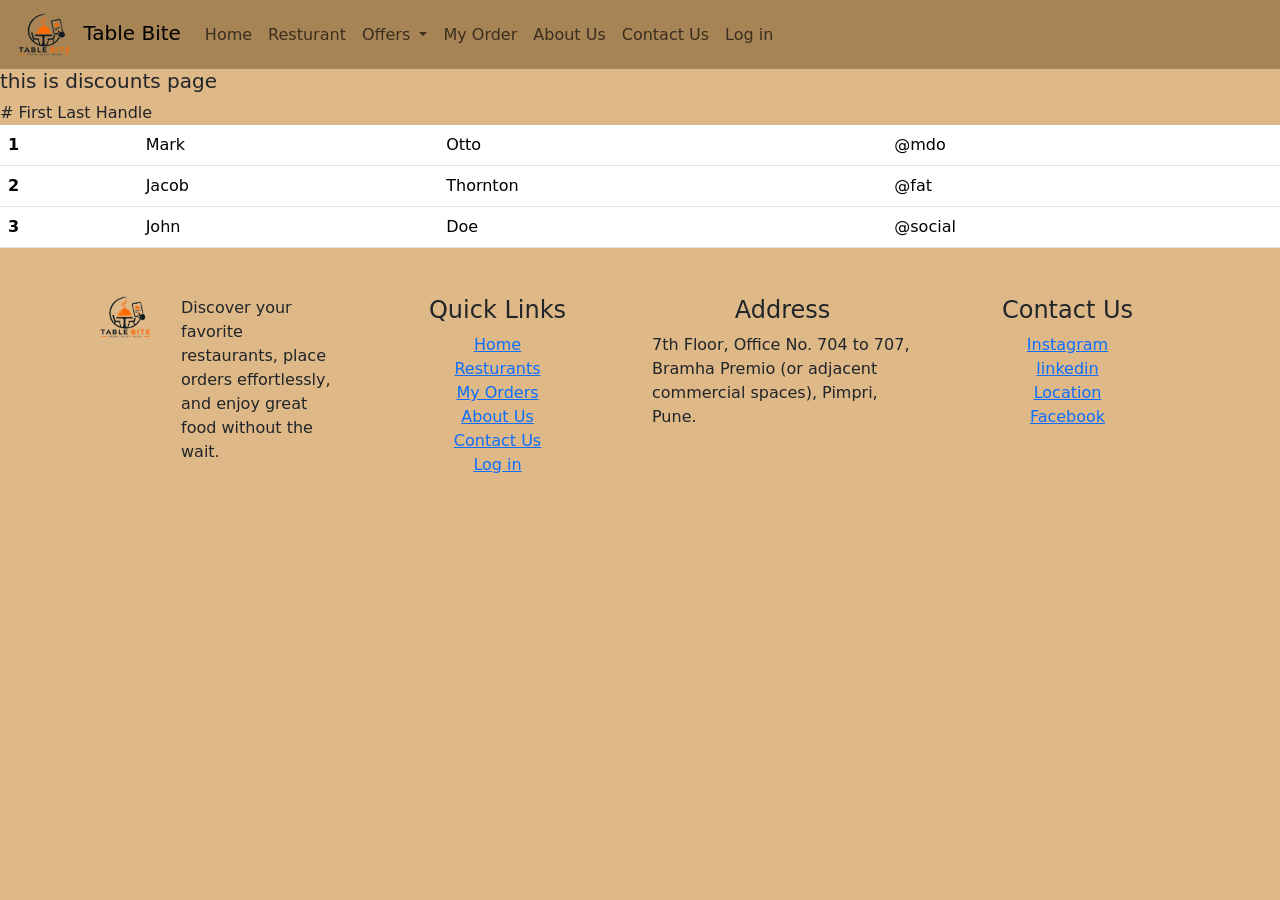
<file: discounts.html>
<!doctype html>
<html lang="en">
    <head>
        <meta charset="utf-8">
        <meta name="viewport" content="width=device-width, initial-scale=1">
        <title>Bootstrap demo</title>
        <link
            href="https://cdn.jsdelivr.net/npm/bootstrap@5.3.8/dist/css/bootstrap.min.css"
            rel="stylesheet"
            integrity="sha384-sRIl4kxILFvY47J16cr9ZwB07vP4J8+LH7qKQnuqkuIAvNWLzeN8tE5YBujZqJLB"
            crossorigin="anonymous">
        <link href="css/index.css" rel="stylesheet" type="text/css" />
    </head>
    <body>
        <!-- header start -->
        <header>
            <nav class="navbar navbar-expand-lg">
                <div class="container-fluid">
                    <a class="navbar-brand" href="about_us.html"><img src="images/logo.png"
                            alt="logo" width="65px" /> Table Bite</a>
                    <button class="navbar-toggler" type="button"
                        data-bs-toggle="collapse"
                        data-bs-target="#navbarSupportedContent"
                        aria-controls="navbarSupportedContent"
                        aria-expanded="false" aria-label="Toggle navigation">
                        <span class="navbar-toggler-icon"></span>
                    </button>
                    <div class="collapse navbar-collapse"
                        id="navbarSupportedContent">
                        <ul class="navbar-nav me-auto mb-2 mb-lg-0">
                            <li class="nav-item">
                                <a class="nav-link" aria-current="page"
                                    href="index.html">Home</a>
                            </li>
                            <li class="nav-item">
                                <a class="nav-link"
                                    href="resturant.html">Resturant</a>
                            </li>
                            <li class="nav-item dropdown">
                                <a class="nav-link dropdown-toggle" href="#"
                                    role="button" data-bs-toggle="dropdown"
                                    aria-expanded="false">
                                    Offers
                                </a>
                                <ul class="dropdown-menu">
                                    <li><a class="dropdown-item"
                                            href="todays_deal.html">Today's deals</a></li>
                                    <li><a class="dropdown-item"
                                            href="combo_meals.html">Combo meals</a></li>
                                    <li><a class="dropdown-item"
                                            href="special_promotions.html">Special promotions</a></li>
                                    <li><a class="dropdown-item active"
                                            href="discounts.html">Discounts</a></li>
                                </ul>
                            </li>
                            <li class="nav-item">
                                <a class="nav-link"
                                    href="my_order.html">My Order</a>
                                <li class="nav-item">
                                    <a class="nav-link"
                                        href="about_us.html">About Us</a>
                                </li>
                                <li class="nav-item">
                                    <a class="nav-link"
                                        href="contact_us.html">Contact Us</a>
                                </li>
                                <li class="nav-item">
                                    <a class="nav-link"
                                        href="log_in.html">Log in</a>
                                </li>
                            </li>
                        </ul>
                    </div>
                </div>
            </nav>
        </header>
        <!-- header end -->

        <section>
            <h5>this is discounts page</h5>
        </section>

        <!-- table starts -->
        <section>
            <table class="table">
                <thead>
                    <tr>
                        <th">#</th>
                        <th">First</th>
                        <th">Last</th>
                        <th">Handle</th>
                    </tr>
                </thead>
                <tbody>
                    <tr>
                        <th>1</th>
                        <td>Mark</td>
                        <td>Otto</td>
                        <td>@mdo</td>
                    </tr>
                    <tr>
                        <th>2</th>
                        <td>Jacob</td>
                        <td>Thornton</td>
                        <td>@fat</td>
                    </tr>
                    <tr>
                        <th>3</th>
                        <td>John</td>
                        <td>Doe</td>
                        <td>@social</td>
                    </tr>
                </tbody>
            </table>
        </section>
        <!-- table ends -->

        <!-- footer starts -->
        <footer>
            <section class="mt-5 mb-5">
                <div class="container">
                    <div class="row">
                        <div class="col-md-3">
                            <div class="container">
                                <div class="row">
                                    <div class="col-md-4">
                                        <img src="images/logo.png"
                                            alt="Table Bite - Logo"
                                            class="img-fluid pb-3">
                                    </div>
                                    <div class="col-md-8">
                                        <p>Discover your
                                            favorite restaurants, place orders
                                            effortlessly, and enjoy great food
                                            without the
                                            wait.</p>
                                    </div>
                                </div>
                            </div>
                        </div>
                        <div class="col-md-3">
                            <h4 class="align">Quick Links</h4>
                            <ul class="list_style">
                                <li><a href="index.html">Home</a></li>
                                <li><a href="resturant.html">Resturants</a></li>
                                <li><a href="my_order.html">My Orders</a></li>
                                <li><a href="about_us.html">About Us</a></li>
                                <li><a href="contact_us.html">Contact
                                        Us</a></li>
                                <li><a href="log_in.html">Log in</a></li>
                            </ul>
                        </div>
                        <div class="col-md-3">
                            <h4 class="align">Address</h4>
                            <p>7th Floor, Office No. 704 to 707, Bramha Premio
                                (or adjacent commercial spaces), Pimpri,
                                Pune.</p>
                        </div>
                        <div class="col-md-3">
                            <h4 class="align">Contact Us</h4>
                            <ul class="list_style">
                                <li><a
                                        href="https://www.instagram.com/" target="_blank">Instagram</a></li>
                                <li><a
                                        href="https://www.linkedin.com/" target="_blank">linkedin</a></li>
                                <li><a
                                        href="https://maps.app.goo.gl/TKPCgPG77eALCs3F9" target="_blank">Location</a></li>
                                <li><a
                                        href="https://www.facebook.com/" target="_blank">Facebook</a></li>
                            </ul>
                        </div>
                    </div>
                </div>
            </section>
        </footer>
        <!-- footer ends -->

        <script
            src="https://cdn.jsdelivr.net/npm/bootstrap@5.3.8/dist/js/bootstrap.bundle.min.js"
            integrity="sha384-FKyoEForCGlyvwx9Hj09JcYn3nv7wiPVlz7YYwJrWVcXK/BmnVDxM+D2scQbITxI"
            crossorigin="anonymous"></script>
    </body>
</html>
</file>
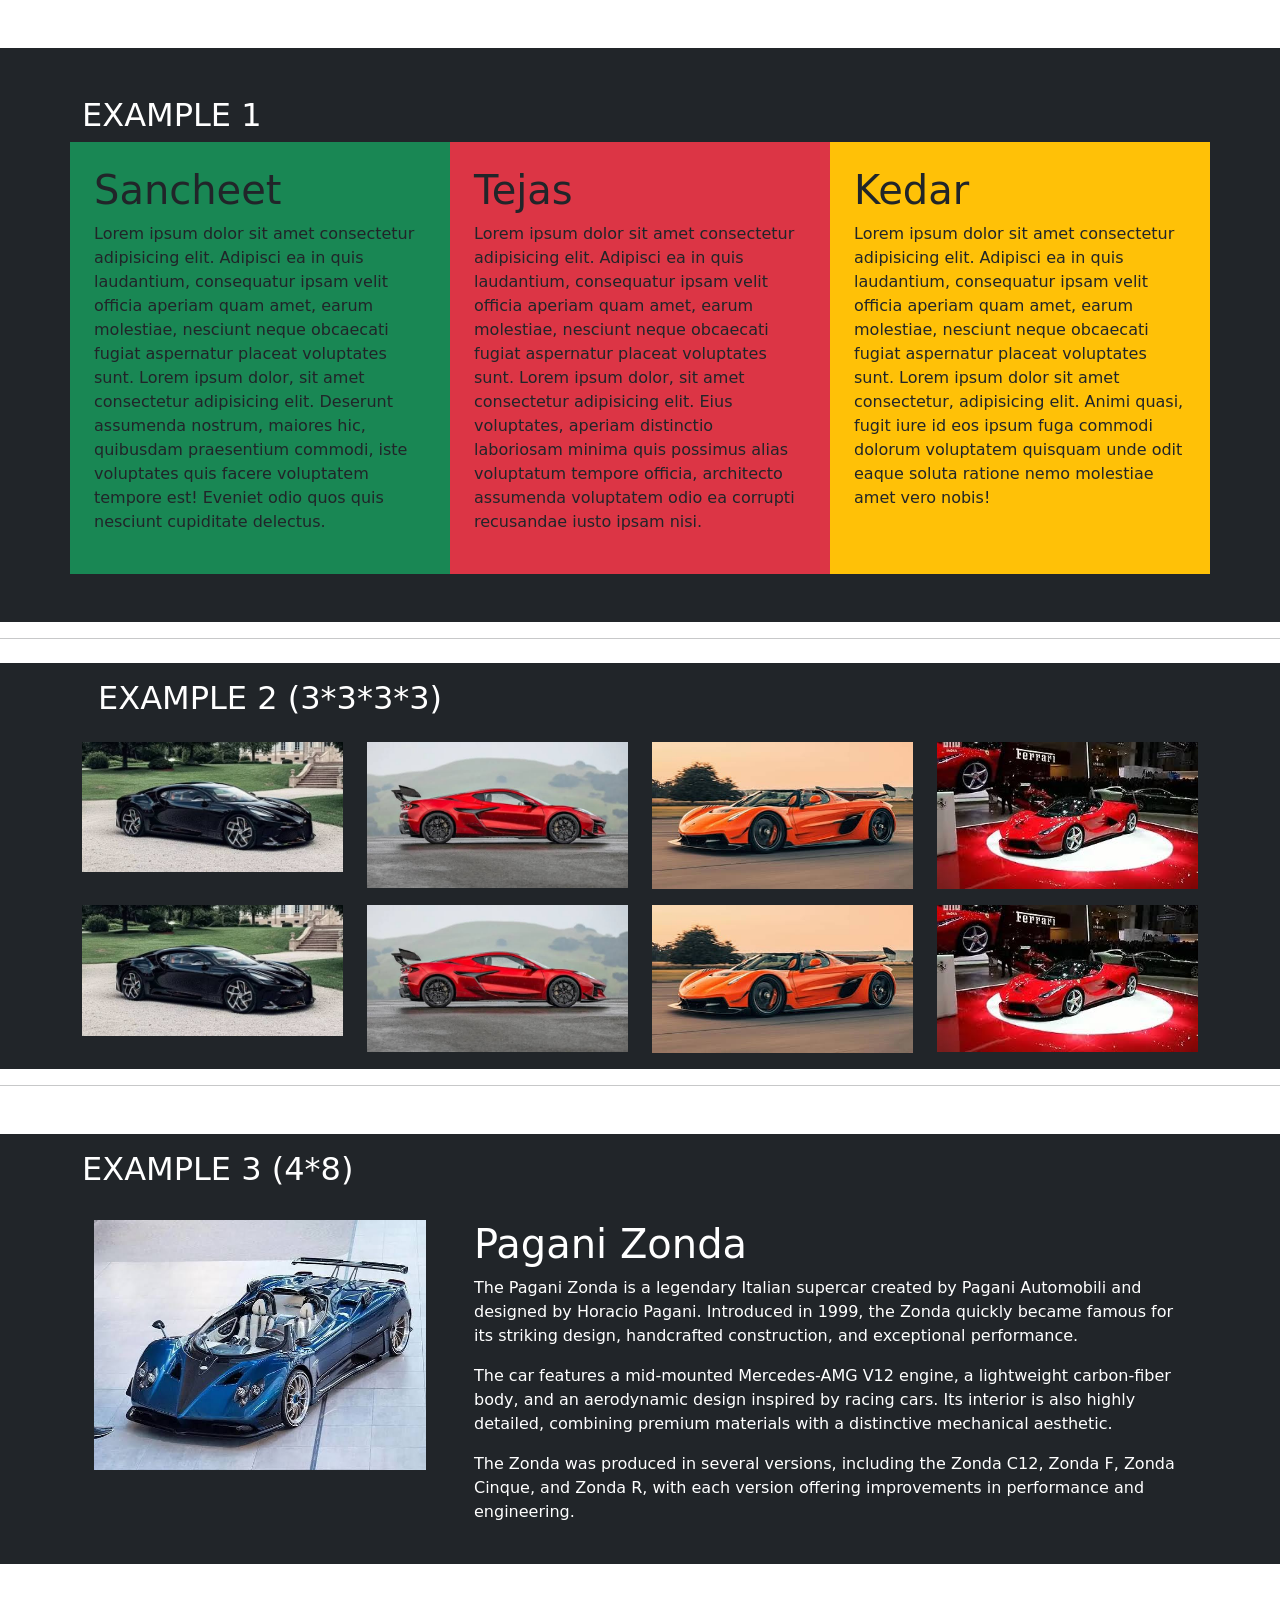
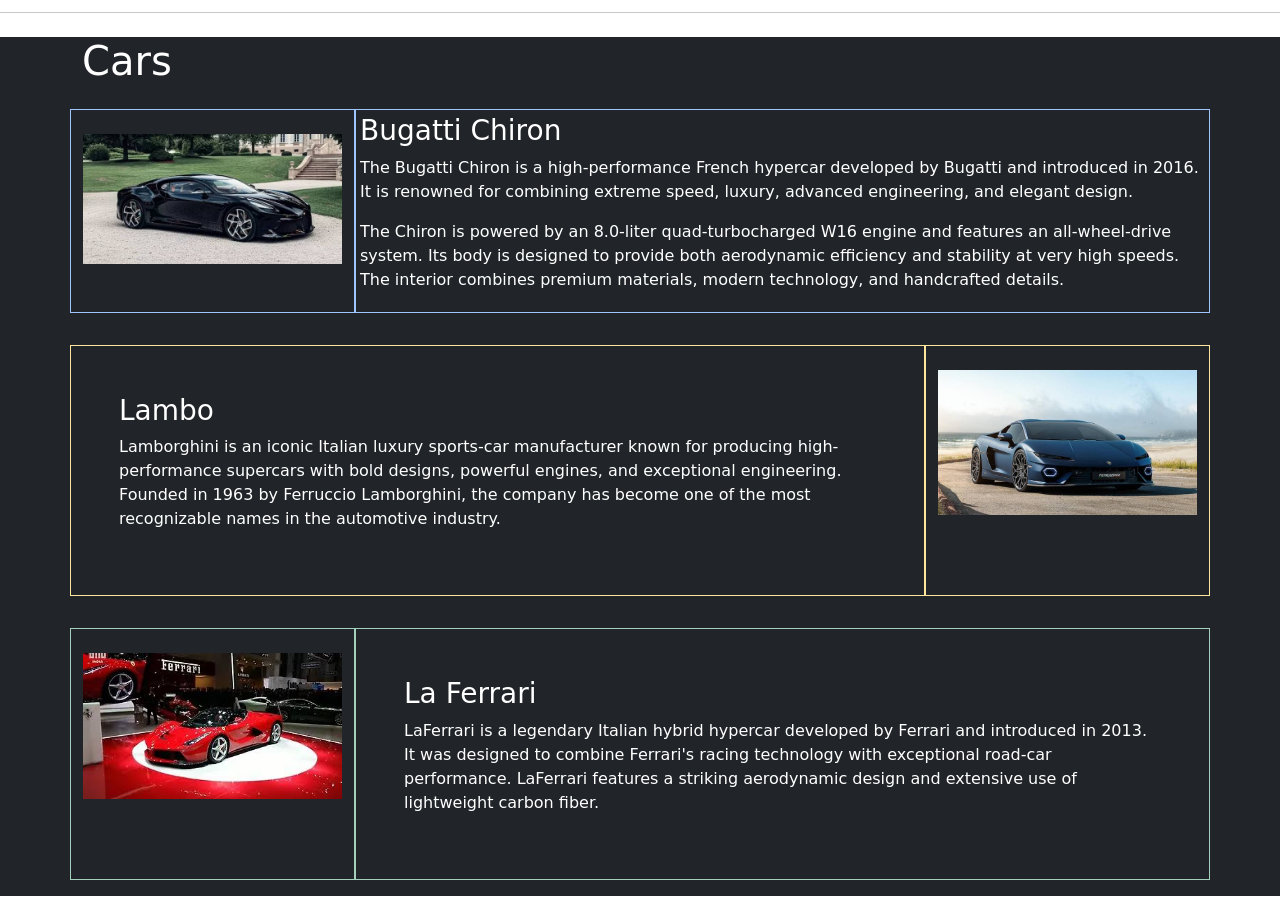
<file: grid_system.html>
<!doctype html>
<html lang="en">
    <head>
        <meta charset="utf-8">
        <meta name="viewport" content="width=device-width, initial-scale=1">
        <title>Bootstrap demo</title>
        <link
            href="https://cdn.jsdelivr.net/npm/bootstrap@5.3.8/dist/css/bootstrap.min.css"
            rel="stylesheet"
            integrity="sha384-sRIl4kxILFvY47J16cr9ZwB07vP4J8+LH7qKQnuqkuIAvNWLzeN8tE5YBujZqJLB"
            crossorigin="anonymous">
    </head>
    <body>
        <!-- Example 1 starts -->
        <section class="bg-dark mt-5 p-5">
            <div class="container ">
                <h2 class="text-white">EXAMPLE 1</h2>
                <div class="row">

                    <div class="col-md-4 bg-success p-4">
                        <h1>Sancheet</h1>
                        <p>Lorem ipsum dolor sit amet consectetur adipisicing
                            elit. Adipisci ea in quis laudantium, consequatur
                            ipsam velit officia aperiam quam amet, earum
                            molestiae, nesciunt neque obcaecati fugiat
                            aspernatur placeat voluptates sunt. Lorem ipsum
                            dolor, sit amet consectetur adipisicing elit.
                            Deserunt assumenda nostrum, maiores hic, quibusdam
                            praesentium commodi, iste voluptates quis facere
                            voluptatem tempore est! Eveniet odio quos quis
                            nesciunt cupiditate delectus.</p>
                    </div>
                    <div class="col-md-4 bg-danger p-4">
                        <h1>Tejas</h1>
                        <p>Lorem ipsum dolor sit amet consectetur adipisicing
                            elit. Adipisci ea in quis laudantium, consequatur
                            ipsam velit officia aperiam quam amet, earum
                            molestiae, nesciunt neque obcaecati fugiat
                            aspernatur placeat voluptates sunt. Lorem ipsum
                            dolor, sit amet consectetur adipisicing elit. Eius
                            voluptates, aperiam distinctio laboriosam minima
                            quis possimus alias voluptatum tempore officia,
                            architecto assumenda voluptatem odio ea corrupti
                            recusandae iusto ipsam nisi.</p>
                    </div>
                    <div class="col-md-4 bg-warning p-4">
                        <h1>Kedar</h1>
                        <p>Lorem ipsum dolor sit amet consectetur adipisicing
                            elit. Adipisci ea in quis laudantium, consequatur
                            ipsam velit officia aperiam quam amet, earum
                            molestiae, nesciunt neque obcaecati fugiat
                            aspernatur placeat voluptates sunt. Lorem ipsum
                            dolor sit amet consectetur, adipisicing elit. Animi
                            quasi, fugit iure id eos ipsum fuga commodi dolorum
                            voluptatem quisquam unde odit eaque soluta ratione
                            nemo molestiae amet vero nobis!</p>
                    </div>
                </div>
            </div>
        </section>
        <!-- Example 1 ends -->

        <hr>

        <!-- Example 2 starts -->
        <section class="bg-dark ">
            <div class="container mt-4">
                <h2 class="text-white p-3">EXAMPLE 2 (3*3*3*3)</h2>
                <div class="row">
                    <div class="col-md-3 mb-3">
                        <img src="images/bugatti.jpg" alt="Bugatti"
                            class="img-fluid" />
                    </div>
                    <div class="col-md-3 mb-3">
                        <img src="images/C8.jpg" alt="C8" class="img-fluid" />
                    </div>
                    <div class="col-md-3 mb-3">
                        <img src="images/jesko.jpg" alt="Jesko"
                            class="img-fluid" />
                    </div>
                    <div class="col-md-3 mb-3">
                        <img src="images/La Ferrari.jpg" alt="La Ferarri"
                            class="img-fluid" />
                    </div>
                    <div class="col-md-3 mb-3">
                        <img src="images/bugatti.jpg" alt="Bugatti"
                            class="img-fluid" />
                    </div>
                    <div class="col-md-3 mb-3">
                        <img src="images/C8.jpg" alt="C8" class="img-fluid" />
                    </div>
                    <div class="col-md-3 mb-3">
                        <img src="images/jesko.jpg" alt="Jesko"
                            class="img-fluid" />
                    </div>
                    <div class="col-md-3 mb-3">
                        <img src="images/La Ferrari.jpg" alt="La Ferarri"
                            class="img-fluid" />
                    </div>
                </div>
            </div>
        </section>
        <!-- Example 2 ends -->

        <hr>

        <!-- Example 3 starts -->
        <section class="mt-5 mb-5 bg-dark text-white">
            <div class="container">
                <h2 class="pt-3">EXAMPLE 3 (4*8)</h2 class="pt-3">
                    <div class="row">
                        <div class="col-md-4 p-4">
                            <img src="images/zonda.jpg" alt="Zonda"
                                class="img-fluid" />
                        </div>
                        <div class="col-md-8 p-4">
                            <h1>Pagani Zonda</h1>
                            <p>The Pagani Zonda is a legendary Italian supercar
                                created by Pagani Automobili and designed by
                                Horacio
                                Pagani. Introduced in 1999, the Zonda quickly
                                became
                                famous for its striking design, handcrafted
                                construction, and exceptional performance.</p>
                            <p>The car features a mid-mounted Mercedes-AMG V12
                                engine, a lightweight carbon-fiber body, and an
                                aerodynamic design inspired by racing cars. Its
                                interior is also highly detailed, combining
                                premium
                                materials with a distinctive mechanical
                                aesthetic.</p>
                            <p>The Zonda was produced in several versions,
                                including
                                the Zonda C12, Zonda F, Zonda Cinque, and Zonda
                                R,
                                with each version offering improvements in
                                performance and engineering.</p>
                        </div>
                    </div>
                </div>
            </section>
            <!-- Example 3 ends -->

            <hr>

            <!-- Example 4 starts -->
            <section class="mt-4 mb-4 bg-dark text-white">
                <div class="container">
                    <h1>Cars</h1>
                    <div class="row">
                        <!-- <span class="border border-primary-subtle"></span> -->
                        <div class="col-md-3 border border-primary-subtle pt-4 pb-4 mt-3 mb-3">
                            <img src="images/bugatti.jpg" alt="Bugatti"
                                class="img-fluid " />
                        </div>
                        <div class="col-md-9 border border-primary-subtle p-1 mt-3 mb-3">
                            <h3> Bugatti Chiron</h3>
                            <p>The Bugatti Chiron is a high-performance French
                                hypercar developed by Bugatti and introduced in
                                2016. It is renowned for combining extreme
                                speed, luxury, advanced engineering, and elegant
                                design.</p>
                            <p>The Chiron is powered by an 8.0-liter
                                quad-turbocharged W16 engine and features an
                                all-wheel-drive system. Its body is designed to
                                provide both aerodynamic efficiency and
                                stability at very high speeds. The interior
                                combines premium materials, modern technology,
                                and handcrafted details.</p>
                        </div>
                        <div class="col-md-9 border border-warning-subtle p-5 mt-3 mb-3">
                            <h3>Lambo</h3>
                            <p>Lamborghini is an iconic Italian luxury
                                sports-car manufacturer known for producing
                                high-performance supercars with bold designs,
                                powerful engines, and exceptional engineering.
                                Founded in 1963 by Ferruccio Lamborghini, the
                                company has become one of the most recognizable
                                names in the automotive industry.</p>
                        </div>
                        <div class="col-md-3 border border-warning-subtle pt-4 mt-3 mb-3">
                            <img src="images/lambo.jpg" alt="lambo"
                                class="img-fluid" />
                        </div>
                        <div class="col-md-3 border border-success-subtle pt-4 mt-3 mb-3">
                            <img src="images/La Ferrari.jpg" alt="lambo"
                                class="img-fluid" />
                        </div>
                        <div class="col-md-9 border border-success-subtle p-5 mt-3 mb-3">
                            <h3>La Ferrari</h3>
                            <p>LaFerrari is a legendary Italian hybrid hypercar
                                developed by Ferrari and introduced in 2013. It
                                was designed to combine Ferrari's racing
                                technology with exceptional road-car
                                performance. LaFerrari features a striking
                                aerodynamic design and extensive use of
                                lightweight carbon fiber.</p>
                        </div>
                    </div>
                </div>
            </section>
            <!-- Example 4 ends -->

            <script
                src="https://cdn.jsdelivr.net/npm/bootstrap@5.3.8/dist/js/bootstrap.bundle.min.js"
                integrity="sha384-FKyoEForCGlyvwx9Hj09JcYn3nv7wiPVlz7YYwJrWVcXK/BmnVDxM+D2scQbITxI"
                crossorigin="anonymous"></script>
        </body>
    </html>
</file>
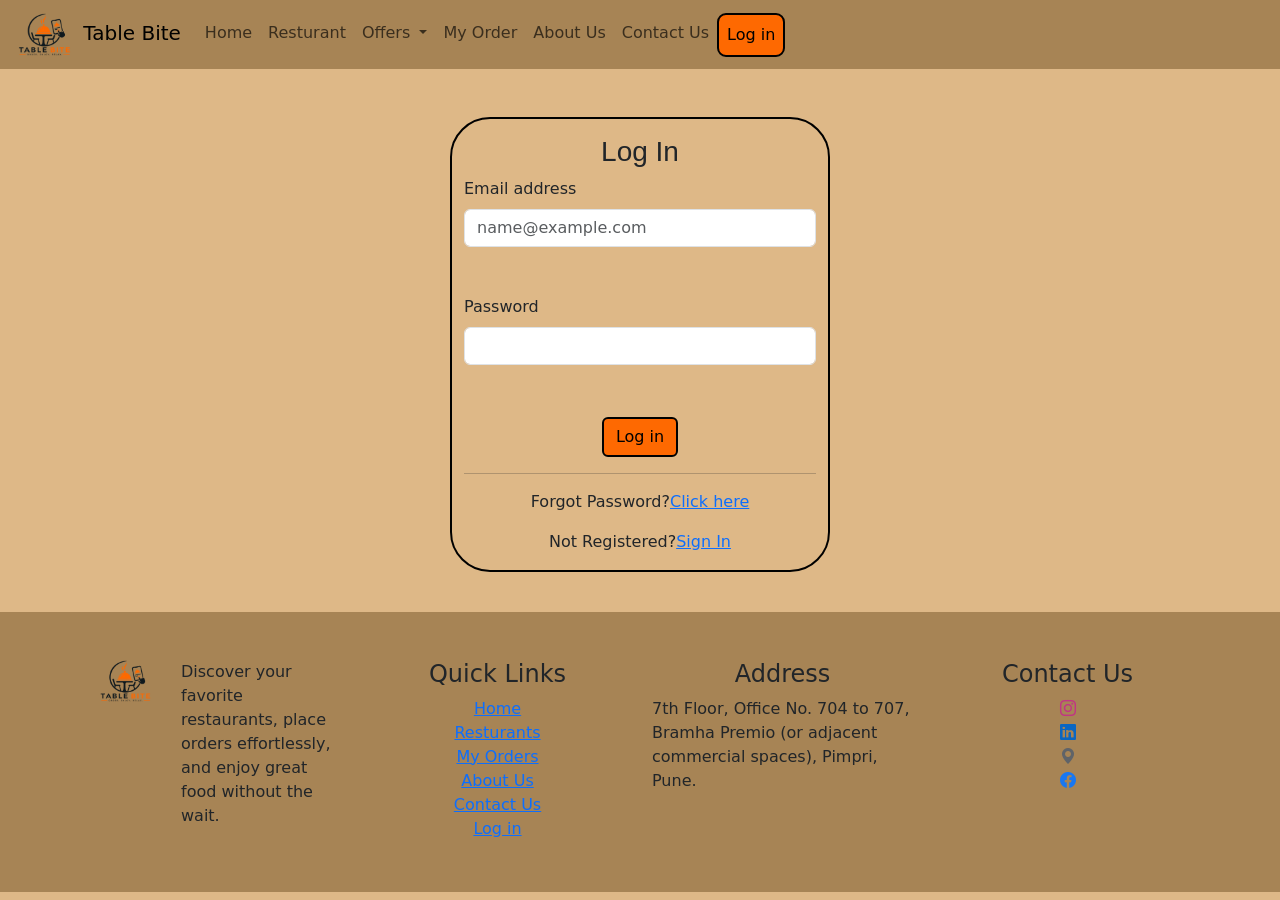
<file: log_in.html>
<!doctype html>
<html lang="en">
    <head>
        <meta charset="utf-8">
        <meta name="viewport" content="width=device-width, initial-scale=1">
        <title>Bootstrap demo</title>
        <link
            href="https://cdn.jsdelivr.net/npm/bootstrap@5.3.8/dist/css/bootstrap.min.css"
            rel="stylesheet"
            integrity="sha384-sRIl4kxILFvY47J16cr9ZwB07vP4J8+LH7qKQnuqkuIAvNWLzeN8tE5YBujZqJLB"
            crossorigin="anonymous">
        <link href="css/index.css" rel="stylesheet" type="text/css" />
        <link rel="stylesheet"
            href="https://cdn.jsdelivr.net/npm/bootstrap-icons@1.13.1/font/bootstrap-icons.min.css">
    </head>
    <body>
        <!-- header start -->
        <header>
            <nav class="navbar navbar-expand-lg">
                <div class="container-fluid">
                    <a class="navbar-brand" href="about_us.html"><img
                            src="images/logo.png"
                            alt="logo" width="65px" /> Table Bite</a>
                    <button class="navbar-toggler" type="button"
                        data-bs-toggle="collapse"
                        data-bs-target="#navbarSupportedContent"
                        aria-controls="navbarSupportedContent"
                        aria-expanded="false" aria-label="Toggle navigation">
                        <span class="navbar-toggler-icon"></span>
                    </button>
                    <div class="collapse navbar-collapse"
                        id="navbarSupportedContent">
                        <ul class="navbar-nav me-auto mb-2 mb-lg-0">
                            <li class="nav-item">
                                <a class="nav-link" aria-current="page"
                                    href="index.html">Home</a>
                            </li>
                            <li class="nav-item">
                                <a class="nav-link"
                                    href="resturant.html">Resturant</a>
                            </li>
                            <li class="nav-item dropdown">
                                <a class="nav-link dropdown-toggle" href="#"
                                    role="button" data-bs-toggle="dropdown"
                                    aria-expanded="false">
                                    Offers
                                </a>
                                <ul class="dropdown-menu">
                                    <li><a class="dropdown-item"
                                            href="todays_deal.html">Today's
                                            deals</a></li>
                                    <li><a class="dropdown-item"
                                            href="combo_meals.html">Combo
                                            meals</a></li>
                                    <li><a class="dropdown-item"
                                            href="special_promotions.html">Special
                                            promotions</a></li>
                                    <li><a class="dropdown-item"
                                            href="discounts.html">Discounts</a></li>
                                </ul>
                            </li>
                            <li class="nav-item">
                                <a class="nav-link"
                                    href="my_order.html">My Order</a>
                                <li class="nav-item">
                                    <a class="nav-link"
                                        href="about_us.html">About Us</a>
                                </li>
                                <li class="nav-item">
                                    <a class="nav-link"
                                        href="contact_us.html">Contact Us</a>
                                </li>
                                <li class="nav-item">
                                    <a class="nav-link active"
                                        href="log_in.html">Log in</a>
                                </li>
                            </li>
                        </ul>
                    </div>
                </div>
            </nav>
        </header>
        <!-- header end -->

        <main>
            <!-- log in page starts here -->
            <section class="pt-4 pb-3">
                <div class="container pt-4 pb-4">
                    <div class="row">
                        <div class="col-md-4"></div>
                        <div class="col-md-4 border_details">
                            <h3 class="heading_design pt-3">Log In</h3>
                            <form>
                                <div class="mb-3 ">
                                    <label for="exampleFormControlInput1"
                                        class="form-label">Email address</label>
                                    <input type="email" class="form-control"
                                        id="exampleFormControlInput1"
                                        placeholder="name@example.com">

                                    <br>
                                    <br>

                                    <label for="inputPassword5"
                                        class="form-label">Password</label>
                                    <input type="password" id="inputPassword5"
                                        class="form-control"
                                        aria-describedby="passwordHelpBlock">
                                    <div id="passwordHelpBlock"
                                        class="form-text">
                                    </div>

                                    <br>
                                    <br>

                                    <div class="align">
                                        <button class="btn button_color"
                                            type="button">Log in</button>
                                    </div>

                                    <hr class="color-dark">
                                </div>
                                <p class="align">
                                    Forgot Password?
                                    <a href="#"> Click here</a>
                                </p>
                                <p class="align">
                                    Not Registered?
                                    <a href="sign_in.html"> Sign In</a>
                                </p>
                            </form>
                        </div>
                        <div class="col-md-4"></div>
                    </div>
                </div>
            </section>
        </main>

        <!-- footer starts -->
        <footer>
            <section class="pt-5 pb-5 bg_color">
                <div class="container">
                    <div class="row">
                        <div class="col-md-3">
                            <div class="container">
                                <div class="row">
                                    <div class="col-md-4">
                                        <img src="images/logo.png"
                                            alt="Table Bite - Logo"
                                            class="img-fluid pb-3">
                                    </div>
                                    <div class="col-md-8">
                                        <p>Discover your
                                            favorite restaurants, place orders
                                            effortlessly, and enjoy great food
                                            without the
                                            wait.</p>
                                    </div>
                                </div>
                            </div>
                        </div>
                        <div class="col-md-3">
                            <h4 class="align">Quick Links</h4>
                            <ul class="list_style">
                                <li><a href="index.html">Home</a></li>
                                <li><a href="resturant.html">Resturants</a></li>
                                <li><a href="my_order.html">My Orders</a></li>
                                <li><a href="about_us.html">About Us</a></li>
                                <li><a href="contact_us.html">Contact
                                        Us</a></li>
                                <li><a href="log_in.html">Log in</a></li>
                            </ul>
                        </div>
                        <div class="col-md-3">
                            <h4 class="align">Address</h4>
                            <p>7th Floor, Office No. 704 to 707, Bramha Premio
                                (or adjacent commercial spaces), Pimpri,
                                Pune.</p>
                        </div>
                        <div class="col-md-3">
                            <h4 class="align">Contact Us</h4>
                            <ul class="list_style">
                                <li><a
                                        href="https://www.instagram.com/"
                                        target="_blank"><i
                                            class="bi bi-instagram"></i></a></li>
                                <li><a
                                        href="https://www.linkedin.com/"
                                        target="_blank"><i
                                            class="bi bi-linkedin"></i></a></li>
                                <li><a
                                        href="https://maps.app.goo.gl/TKPCgPG77eALCs3F9"
                                        target="_blank"><i
                                            class="bi bi-geo-alt-fill"></i></a></li>
                                <li><a
                                        href="https://www.facebook.com/"
                                        target="_blank"><i
                                            class="bi bi-facebook"></i></a></li>
                            </ul>
                        </div>
                    </div>
                </div>
            </section>
        </footer>
        <!-- footer ends -->

        <script
            src="https://cdn.jsdelivr.net/npm/bootstrap@5.3.8/dist/js/bootstrap.bundle.min.js"
            integrity="sha384-FKyoEForCGlyvwx9Hj09JcYn3nv7wiPVlz7YYwJrWVcXK/BmnVDxM+D2scQbITxI"
            crossorigin="anonymous"></script>
    </body>
</html>
</file>
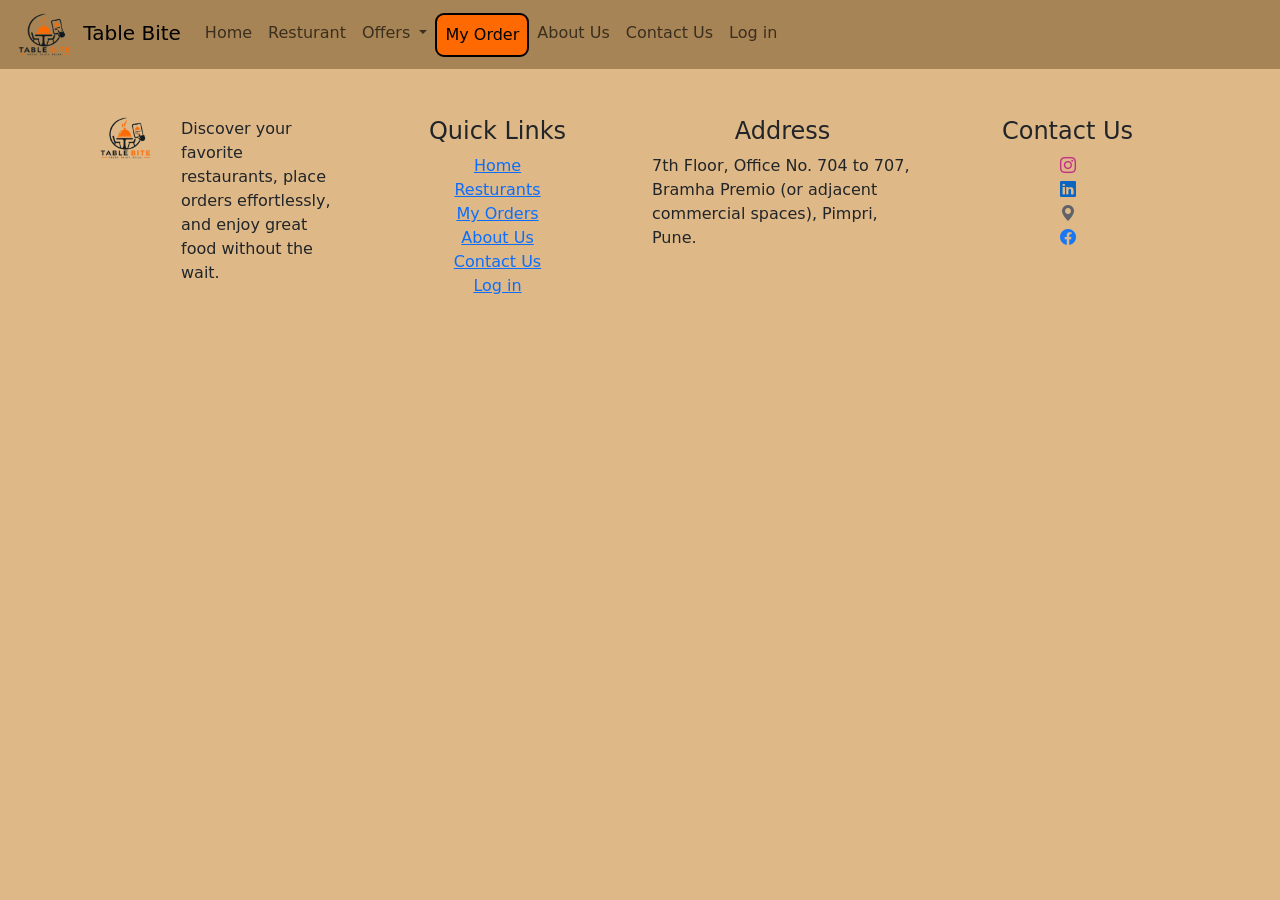
<file: my_order.html>
<!doctype html>
<html lang="en">
    <head>
        <meta charset="utf-8">
        <meta name="viewport" content="width=device-width, initial-scale=1">
        <title>Bootstrap demo</title>
        <link
            href="https://cdn.jsdelivr.net/npm/bootstrap@5.3.8/dist/css/bootstrap.min.css"
            rel="stylesheet"
            integrity="sha384-sRIl4kxILFvY47J16cr9ZwB07vP4J8+LH7qKQnuqkuIAvNWLzeN8tE5YBujZqJLB"
            crossorigin="anonymous">
        <link href="css/index.css" rel="stylesheet" type="text/css" />
        <link rel="stylesheet"
            href="https://cdn.jsdelivr.net/npm/bootstrap-icons@1.13.1/font/bootstrap-icons.min.css">
    </head>
    <body>
        <!-- header start -->
        <header>
            <nav class="navbar navbar-expand-lg">
                <div class="container-fluid">
                    <a class="navbar-brand" href="about_us.html"><img
                            src="images/logo.png"
                            alt="logo" width="65px" /> Table Bite</a>
                    <button class="navbar-toggler" type="button"
                        data-bs-toggle="collapse"
                        data-bs-target="#navbarSupportedContent"
                        aria-controls="navbarSupportedContent"
                        aria-expanded="false" aria-label="Toggle navigation">
                        <span class="navbar-toggler-icon"></span>
                    </button>
                    <div class="collapse navbar-collapse"
                        id="navbarSupportedContent">
                        <ul class="navbar-nav me-auto mb-2 mb-lg-0">
                            <li class="nav-item">
                                <a class="nav-link" aria-current="page"
                                    href="index.html">Home</a>
                            </li>
                            <li class="nav-item">
                                <a class="nav-link"
                                    href="resturant.html">Resturant</a>
                            </li>
                            <li class="nav-item dropdown">
                                <a class="nav-link dropdown-toggle" href="#"
                                    role="button" data-bs-toggle="dropdown"
                                    aria-expanded="false">
                                    Offers
                                </a>
                                <ul class="dropdown-menu">
                                    <li><a class="dropdown-item"
                                            href="todays_deal.html">Today's
                                            deals</a></li>
                                    <li><a class="dropdown-item"
                                            href="combo_meals.html">Combo
                                            meals</a></li>
                                    <li><a class="dropdown-item"
                                            href="special_promotions.html">Special
                                            promotions</a></li>
                                    <li><a class="dropdown-item"
                                            href="discounts.html">Discounts</a></li>
                                </ul>
                            </li>
                            <li class="nav-item">
                                <a class="nav-link active"
                                    href="my_order.html">My Order</a>
                                <li class="nav-item">
                                    <a class="nav-link"
                                        href="about_us.html">About Us</a>
                                </li>
                                <li class="nav-item">
                                    <a class="nav-link"
                                        href="contact_us.html">Contact Us</a>
                                </li>
                                <li class="nav-item">
                                    <a class="nav-link"
                                        href="log_in.html">Log in</a>
                                </li>
                            </li>
                        </ul>
                    </div>
                </div>
            </nav>
        </header>
        <!-- header end -->

        <!-- footer starts -->
        <footer>
            <section class="mt-5 mb-5">
                <div class="container">
                    <div class="row">
                        <div class="col-md-3">
                            <div class="container">
                                <div class="row">
                                    <div class="col-md-4">
                                        <img src="images/logo.png"
                                            alt="Table Bite - Logo"
                                            class="img-fluid pb-3">
                                    </div>
                                    <div class="col-md-8">
                                        <p>Discover your
                                            favorite restaurants, place orders
                                            effortlessly, and enjoy great food
                                            without the
                                            wait.</p>
                                    </div>
                                </div>
                            </div>
                        </div>
                        <div class="col-md-3">
                            <h4 class="align">Quick Links</h4>
                            <ul class="list_style">
                                <li><a href="index.html">Home</a></li>
                                <li><a href="resturant.html">Resturants</a></li>
                                <li><a href="my_order.html">My Orders</a></li>
                                <li><a href="about_us.html">About Us</a></li>
                                <li><a href="contact_us.html">Contact
                                        Us</a></li>
                                <li><a href="log_in.html">Log in</a></li>
                            </ul>
                        </div>
                        <div class="col-md-3">
                            <h4 class="align">Address</h4>
                            <p>7th Floor, Office No. 704 to 707, Bramha Premio
                                (or adjacent commercial spaces), Pimpri,
                                Pune.</p>
                        </div>
                        <div class="col-md-3">
                            <h4 class="align">Contact Us</h4>
                            <ul class="list_style">
                                <li><a
                                        href="https://www.instagram.com/"
                                        target="_blank"><i
                                            class="bi bi-instagram"></i></a></li>
                                <li><a
                                        href="https://www.linkedin.com/"
                                        target="_blank"><i
                                            class="bi bi-linkedin"></i></a></li>
                                <li><a
                                        href="https://maps.app.goo.gl/TKPCgPG77eALCs3F9"
                                        target="_blank"><i
                                            class="bi bi-geo-alt-fill"></i></a></li>
                                <li><a
                                        href="https://www.facebook.com/"
                                        target="_blank"><i
                                            class="bi bi-facebook"></i></a></li>
                            </ul>
                        </div>
                    </div>
                </div>
            </section>
        </footer>
        <!-- footer ends -->

        <script
            src="https://cdn.jsdelivr.net/npm/bootstrap@5.3.8/dist/js/bootstrap.bundle.min.js"
            integrity="sha384-FKyoEForCGlyvwx9Hj09JcYn3nv7wiPVlz7YYwJrWVcXK/BmnVDxM+D2scQbITxI"
            crossorigin="anonymous"></script>
    </body>
</html>
</file>
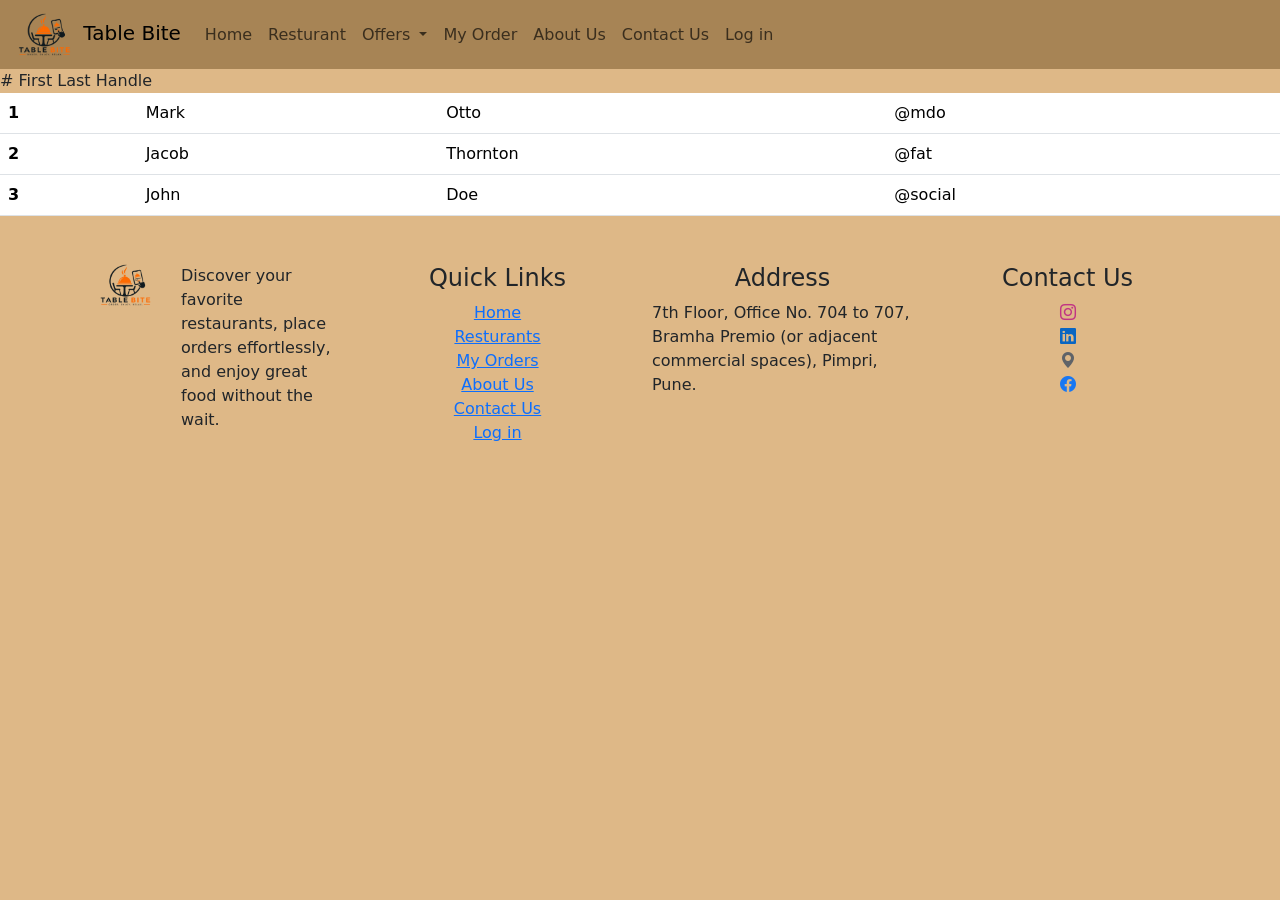
<file: offers.html>
<!doctype html>
<html lang="en">
    <head>
        <meta charset="utf-8">
        <meta name="viewport" content="width=device-width, initial-scale=1">
        <title>Bootstrap demo</title>
        <link
            href="https://cdn.jsdelivr.net/npm/bootstrap@5.3.8/dist/css/bootstrap.min.css"
            rel="stylesheet"
            integrity="sha384-sRIl4kxILFvY47J16cr9ZwB07vP4J8+LH7qKQnuqkuIAvNWLzeN8tE5YBujZqJLB"
            crossorigin="anonymous">
        <link href="css/index.css" rel="stylesheet" type="text/css" />
        <link rel="stylesheet"
            href="https://cdn.jsdelivr.net/npm/bootstrap-icons@1.13.1/font/bootstrap-icons.min.css">
    </head>
    <body>
        <!-- header start -->
        <header>
            <nav class="navbar navbar-expand-lg">
                <div class="container-fluid">
                    <a class="navbar-brand" href="about_us.html"><img
                            src="images/logo.png"
                            alt="logo" width="65px" /> Table Bite</a>
                    <button class="navbar-toggler" type="button"
                        data-bs-toggle="collapse"
                        data-bs-target="#navbarSupportedContent"
                        aria-controls="navbarSupportedContent"
                        aria-expanded="false" aria-label="Toggle navigation">
                        <span class="navbar-toggler-icon"></span>
                    </button>
                    <div class="collapse navbar-collapse"
                        id="navbarSupportedContent">
                        <ul class="navbar-nav me-auto mb-2 mb-lg-0">
                            <li class="nav-item">
                                <a class="nav-link" aria-current="page"
                                    href="index.html">Home</a>
                            </li>
                            <li class="nav-item">
                                <a class="nav-link"
                                    href="resturant.html">Resturant</a>
                            </li>
                            <li class="nav-item dropdown">
                                <a class="nav-link dropdown-toggle" href="#"
                                    role="button" data-bs-toggle="dropdown"
                                    aria-expanded="false">
                                    Offers
                                </a>
                                <ul class="dropdown-menu">
                                    <li><a class="dropdown-item active"
                                            href="todays_deal.html">Today's
                                            deals</a></li>
                                    <li><a class="dropdown-item active"
                                            href="combo_meals.html">Combo
                                            meals</a></li>
                                    <li><a class="dropdown-item active"
                                            href="special_promotions.html">Special
                                            promotions</a></li>
                                    <li><a class="dropdown-item active"
                                            href="discounts.html">Discounts</a></li>
                                </ul>
                            </li>
                            <li class="nav-item">
                                <a class="nav-link"
                                    href="my_order.html">My Order</a>
                                <li class="nav-item">
                                    <a class="nav-link"
                                        href="about_us.html">About Us</a>
                                </li>
                                <li class="nav-item">
                                    <a class="nav-link"
                                        href="contact_us.html">Contact Us</a>
                                </li>
                                <li class="nav-item">
                                    <a class="nav-link"
                                        href="log_in.html">Log in</a>
                                </li>
                            </li>
                        </ul>
                    </div>
                </div>
            </nav>
        </header>
        <!-- header end -->

        <!-- table starts -->
        <section>
            <table class="table">
                <thead>
                    <tr>
                        <th">#</th>
                        <th">First</th>
                        <th">Last</th>
                        <th">Handle</th>
                    </tr>
                </thead>
                <tbody>
                    <tr>
                        <th>1</th>
                        <td>Mark</td>
                        <td>Otto</td>
                        <td>@mdo</td>
                    </tr>
                    <tr>
                        <th>2</th>
                        <td>Jacob</td>
                        <td>Thornton</td>
                        <td>@fat</td>
                    </tr>
                    <tr>
                        <th>3</th>
                        <td>John</td>
                        <td>Doe</td>
                        <td>@social</td>
                    </tr>
                </tbody>
            </table>
        </section>
        <!-- table ends -->

        <!-- footer starts -->
        <footer>
            <section class="mt-5 mb-5">
                <div class="container">
                    <div class="row">
                        <div class="col-md-3">
                            <div class="container">
                                <div class="row">
                                    <div class="col-md-4">
                                        <img src="images/logo.png"
                                            alt="Table Bite - Logo"
                                            class="img-fluid pb-3">
                                    </div>
                                    <div class="col-md-8">
                                        <p>Discover your
                                            favorite restaurants, place orders
                                            effortlessly, and enjoy great food
                                            without the
                                            wait.</p>
                                    </div>
                                </div>
                            </div>
                        </div>
                        <div class="col-md-3">
                            <h4 class="align">Quick Links</h4>
                            <ul class="list_style">
                                <li><a href="index.html">Home</a></li>
                                <li><a href="resturant.html">Resturants</a></li>
                                <li><a href="my_order.html">My Orders</a></li>
                                <li><a href="about_us.html">About Us</a></li>
                                <li><a href="contact_us.html">Contact
                                        Us</a></li>
                                <li><a href="log_in.html">Log in</a></li>
                            </ul>
                        </div>
                        <div class="col-md-3">
                            <h4 class="align">Address</h4>
                            <p>7th Floor, Office No. 704 to 707, Bramha Premio
                                (or adjacent commercial spaces), Pimpri,
                                Pune.</p>
                        </div>
                        <div class="col-md-3">
                            <h4 class="align">Contact Us</h4>
                            <ul class="list_style">
                                <li><a
                                        href="https://www.instagram.com/"
                                        target="_blank"><i
                                            class="bi bi-instagram"></i></a></li>
                                <li><a
                                        href="https://www.linkedin.com/"
                                        target="_blank"><i
                                            class="bi bi-linkedin"></i></a></li>
                                <li><a
                                        href="https://maps.app.goo.gl/TKPCgPG77eALCs3F9"
                                        target="_blank"><i
                                            class="bi bi-geo-alt-fill"></i></a></li>
                                <li><a
                                        href="https://www.facebook.com/"
                                        target="_blank"><i
                                            class="bi bi-facebook"></i></a></li>
                            </ul>
                        </div>
                    </div>
                </div>
            </section>
        </footer>
        <!-- footer ends -->

        <script
            src="https://cdn.jsdelivr.net/npm/bootstrap@5.3.8/dist/js/bootstrap.bundle.min.js"
            integrity="sha384-FKyoEForCGlyvwx9Hj09JcYn3nv7wiPVlz7YYwJrWVcXK/BmnVDxM+D2scQbITxI"
            crossorigin="anonymous"></script>
    </body>
</html>
</file>
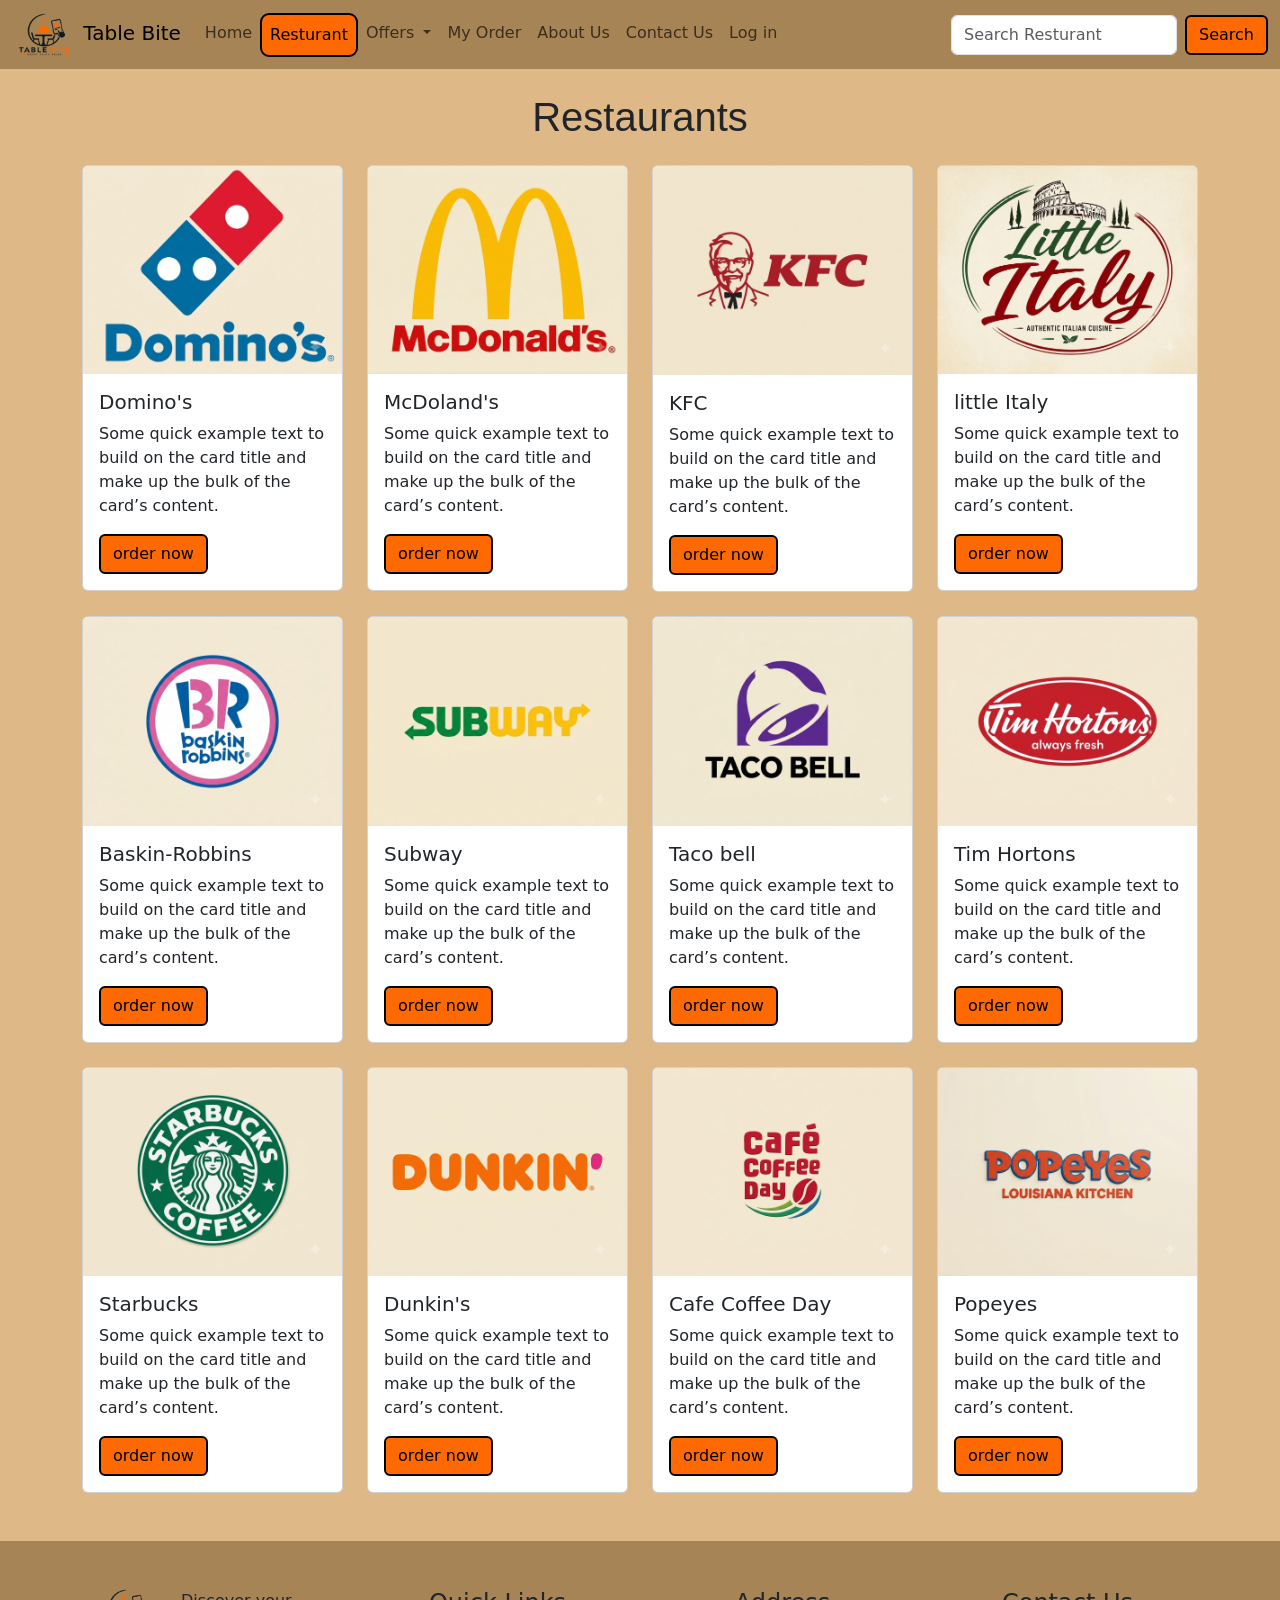
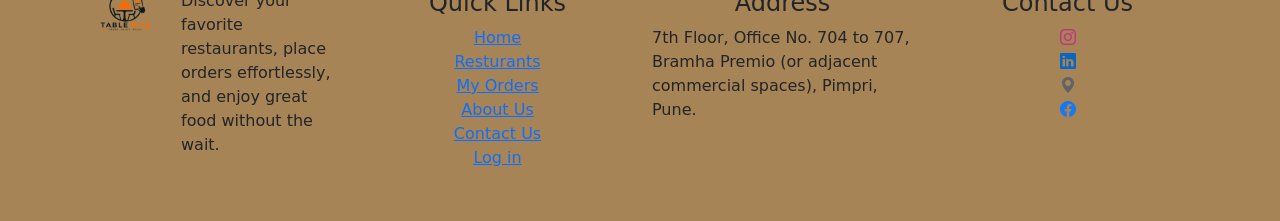
<file: resturant.html>
<!doctype html>
<html lang="en">
    <head>
        <meta charset="utf-8">
        <meta name="viewport" content="width=device-width, initial-scale=1">
        <title>Bootstrap demo</title>
        <link
            href="https://cdn.jsdelivr.net/npm/bootstrap@5.3.8/dist/css/bootstrap.min.css"
            rel="stylesheet"
            integrity="sha384-sRIl4kxILFvY47J16cr9ZwB07vP4J8+LH7qKQnuqkuIAvNWLzeN8tE5YBujZqJLB"
            crossorigin="anonymous">
        <link href="css/index.css" rel="stylesheet" type="text/css" />
        <link rel="stylesheet"
            href="https://cdn.jsdelivr.net/npm/bootstrap-icons@1.13.1/font/bootstrap-icons.min.css">
    </head>
    <body>
        <!-- header start -->
        <header>
            <nav class="navbar navbar-expand-lg">
                <div class="container-fluid">
                    <a class="navbar-brand" href="about_us.html"><img
                            src="images/logo.png"
                            alt="logo" width="65px" /> Table Bite</a>
                    <button class="navbar-toggler" type="button"
                        data-bs-toggle="collapse"
                        data-bs-target="#navbarSupportedContent"
                        aria-controls="navbarSupportedContent"
                        aria-expanded="false" aria-label="Toggle navigation">
                        <span class="navbar-toggler-icon"></span>
                    </button>
                    <div class="collapse navbar-collapse"
                        id="navbarSupportedContent">
                        <ul class="navbar-nav me-auto mb-2 mb-lg-0">
                            <li class="nav-item">
                                <a class="nav-link" aria-current="page"
                                    href="index.html">Home</a>
                            </li>
                            <li class="nav-item">
                                <a class="nav-link active"
                                    href="resturant.html">Resturant</a>
                            </li>
                            <li class="nav-item dropdown">
                                <a class="nav-link dropdown-toggle" href="#"
                                    role="button" data-bs-toggle="dropdown"
                                    aria-expanded="false">
                                    Offers
                                </a>
                                <ul class="dropdown-menu">
                                    <li><a class="dropdown-item"
                                            href="todays_deal.html">Today's
                                            deals</a></li>
                                    <li><a class="dropdown-item"
                                            href="combo_meals.html">Combo
                                            meals</a></li>
                                    <li><a class="dropdown-item"
                                            href="special_promotions.html">Special
                                            promotions</a></li>
                                    <li><a class="dropdown-item"
                                            href="discounts.html">Discounts</a></li>
                                </ul>
                            </li>
                            <li class="nav-item">
                                <a class="nav-link"
                                    href="my_order.html">My Order</a>
                                <li class="nav-item">
                                    <a class="nav-link"
                                        href="about_us.html">About Us</a>
                                </li>
                                <li class="nav-item">
                                    <a class="nav-link"
                                        href="contact_us.html">Contact Us</a>
                                </li>
                                <li class="nav-item">
                                    <a class="nav-link"
                                        href="log_in.html">Log in</a>
                                </li>
                            </li>
                        </ul>
                        <form class="d-flex" role="search">
                            <input class="form-control me-2" type="search"
                                placeholder="Search Resturant"
                                aria-label="Search" />
                            <button class="btn button_color"
                                type="submit">Search</button>
                        </form>
                    </div>
                </div>
            </nav>
        </header>
        <!-- header end -->

        <main>
            <!-- Available Restaurant starts -->
            <section class="pt-4 pb-4 bgcolor">
                <h1 class="pb-3 heading_design">Restaurants</h1>
                <div class="container">
                    <div class="row">
                        <div class="col-md-3 pb-4">
                            <div class="card">
                                <img src="images/Dominos logo.png"
                                    class="card-img-top"
                                    alt="Dominos logo">
                                <div class="card-body">
                                    <h5 class="card-title">Domino's</h5>
                                    <p class="card-text">Some quick example text
                                        to
                                        build on the card title and make up the
                                        bulk
                                        of the card’s content.</p>
                                    <!-- Button trigger modal -->
                                    <button type="button"
                                        class="btn button_color button_hover"
                                        data-bs-toggle="modal"
                                        data-bs-target="#dominos">
                                        order now
                                    </button>
                                </div>
                            </div>
                        </div>
                        <div class="col-md-3 pb-4">
                            <div class="card">
                                <img src="images/McD logo.png"
                                    class="card-img-top"
                                    alt="McD logo">
                                <div class="card-body">
                                    <h5 class="card-title">McDoland's</h5>
                                    <p class="card-text">Some quick example text
                                        to
                                        build on the card title and make up the
                                        bulk
                                        of the card’s content.</p>
                                    <!-- Button trigger modal -->
                                    <button type="button"
                                        class="btn button_color button_hover"
                                        data-bs-toggle="modal"
                                        data-bs-target="#mcdolands">
                                        order now
                                    </button>
                                </div>
                            </div>
                        </div>
                        <div class="col-md-3 pb-4">
                            <div class="card">
                                <img src="images/kfc logo.png"
                                    class="card-img-top"
                                    alt="KFC logo">
                                <div class="card-body">
                                    <h5 class="card-title">KFC</h5>
                                    <p class="card-text">Some quick example text
                                        to
                                        build on the card title and make up the
                                        bulk
                                        of the card’s content.</p>
                                    <!-- Button trigger modal -->
                                    <button type="button"
                                        class="btn button_color button_hover"
                                        data-bs-toggle="modal"
                                        data-bs-target="#kfc">
                                        order now
                                    </button>
                                </div>
                            </div>
                        </div>
                        <div class="col-md-3 pb-4">
                            <div class="card">
                                <img src="images/little Italy logo.png"
                                    class="card-img-top"
                                    alt="little Italy">
                                <div class="card-body">
                                    <h5 class="card-title">little Italy</h5>
                                    <p class="card-text">Some quick example text
                                        to
                                        build on the card title and make up the
                                        bulk
                                        of the card’s content.</p>
                                    <!-- Button trigger modal -->
                                    <button type="button"
                                        class="btn button_color button_hover"
                                        data-bs-toggle="modal"
                                        data-bs-target="#little_itlay">
                                        order now
                                    </button>
                                </div>
                            </div>
                        </div>
                        <div class="col-md-3 pb-4">
                            <div class="card">
                                <img src="images/Baskin-Robbins logo.png"
                                    class="card-img-top"
                                    alt="Baskin-Robbins">
                                <div class="card-body">
                                    <h5 class="card-title">Baskin-Robbins</h5>
                                    <p class="card-text">Some quick example text
                                        to
                                        build on the card title and make up the
                                        bulk
                                        of the card’s content.</p>
                                    <!-- Button trigger modal -->
                                    <button type="button"
                                        class="btn button_color button_hover"
                                        data-bs-toggle="modal"
                                        data-bs-target="#baskin_robbins">
                                        order now
                                    </button>
                                </div>
                            </div>
                        </div>
                        <div class="col-md-3 pb-4">
                            <div class="card">
                                <img src="images/Subway logo.png"
                                    class="card-img-top"
                                    alt="Subway">
                                <div class="card-body">
                                    <h5 class="card-title">Subway</h5>
                                    <p class="card-text">Some quick example text
                                        to
                                        build on the card title and make up the
                                        bulk
                                        of the card’s content.</p>
                                    <!-- Button trigger modal -->
                                    <button type="button"
                                        class="btn button_color button_hover"
                                        data-bs-toggle="modal"
                                        data-bs-target="#subway">
                                        order now
                                    </button>
                                </div>
                            </div>
                        </div>
                        <div class="col-md-3 pb-4">
                            <div class="card">
                                <img src="images/Taco bell logo.png"
                                    class="card-img-top"
                                    alt="Taco bell">
                                <div class="card-body">
                                    <h5 class="card-title">Taco bell</h5>
                                    <p class="card-text">Some quick example text
                                        to
                                        build on the card title and make up the
                                        bulk
                                        of the card’s content.</p>

                                    <!-- Button trigger modal -->
                                    <button type="button"
                                        class="btn button_color button_hover"
                                        data-bs-toggle="modal"
                                        data-bs-target="#taco_bell">
                                        order now
                                    </button>
                                </div>
                            </div>
                        </div>
                        <div class="col-md-3 pb-4">
                            <div class="card">
                                <img src="images/Tim Hortons logo.png"
                                    class="card-img-top"
                                    alt="Tim Hortons">
                                <div class="card-body">
                                    <h5 class="card-title">Tim Hortons</h5>
                                    <p class="card-text">Some quick example text
                                        to
                                        build on the card title and make up the
                                        bulk
                                        of the card’s content.</p>
                                    <!-- Button trigger modal -->
                                    <button type="button"
                                        class="btn button_color button_hover"
                                        data-bs-toggle="modal"
                                        data-bs-target="#tim_hortons">
                                        order now
                                    </button>
                                </div>
                            </div>
                        </div>
                        <div class="col-md-3 pb-4">
                            <div class="card">
                                <img src="images/starbucks logo.png"
                                    class="card-img-top"
                                    alt="Starbucks">
                                <div class="card-body">
                                    <h5 class="card-title">Starbucks</h5>
                                    <p class="card-text">Some quick example text
                                        to
                                        build on the card title and make up the
                                        bulk
                                        of the card’s content.</p>
                                    <!-- Button trigger modal -->
                                    <button type="button"
                                        class="btn button_color button_hover"
                                        data-bs-toggle="modal"
                                        data-bs-target="#star_bucks">
                                        order now
                                    </button>
                                </div>
                            </div>
                        </div>
                        <div class="col-md-3 pb-4">
                            <div class="card">
                                <img src="images/dunkin's logo.png"
                                    class="card-img-top"
                                    alt="Dunkin's">
                                <div class="card-body">
                                    <h5 class="card-title">Dunkin's</h5>
                                    <p class="card-text">Some quick example text
                                        to
                                        build on the card title and make up the
                                        bulk
                                        of the card’s content.</p>
                                    <!-- Button trigger modal -->
                                    <button type="button"
                                        class="btn button_color button_hover"
                                        data-bs-toggle="modal"
                                        data-bs-target="#dunkins">
                                        order now
                                    </button>
                                </div>
                            </div>
                        </div>
                        <div class="col-md-3 pb-4">
                            <div class="card">
                                <img src="images/Cafe Coffee Day logo.png"
                                    class="card-img-top"
                                    alt="Cafe Coffee Day">
                                <div class="card-body">
                                    <h5 class="card-title">Cafe Coffee Day</h5>
                                    <p class="card-text">Some quick example text
                                        to
                                        build on the card title and make up the
                                        bulk
                                        of the card’s content.</p>
                                    <!-- Button trigger modal -->
                                    <button type="button"
                                        class="btn button_color button_hover"
                                        data-bs-toggle="modal"
                                        data-bs-target="#cafe_coffee_day">
                                        order now
                                    </button>
                                </div>
                            </div>
                        </div>
                        <div class="col-md-3 pb-4">
                            <div class="card">
                                <img src="images/popeyes logo.png"
                                    class="card-img-top"
                                    alt="Popeyes">
                                <div class="card-body">
                                    <h5 class="card-title">Popeyes</h5>
                                    <p class="card-text">Some quick example text
                                        to
                                        build on the card title and make up the
                                        bulk
                                        of the card’s content.</p>
                                    <!-- Button trigger modal -->
                                    <button type="button"
                                        class="btn button_color button_hover"
                                        data-bs-toggle="modal"
                                        data-bs-target="#popeyes">
                                        order now
                                    </button>
                                </div>
                            </div>
                        </div>
                    </div>
                </div>
            </section>
            <!-- Available Restaurant ends -->

            <!-- Modal  for Domino's-->
            <div class="modal fade" id="dominos"
                data-bs-backdrop="static"
                data-bs-keyboard="false" tabindex="-1"
                aria-labelledby="staticBackdropLabel" aria-hidden="true">
                <div class="modal-dialog modal-dialog-scrollable modal-xl">
                    <div class="modal-content">
                        <div class="modal-header">
                            <h1 class="modal-title fs-5"
                                id="dominos">dominos</h1>
                            <button type="button" class="btn-close"
                                data-bs-dismiss="modal"
                                aria-label="Close"></button>
                        </div>
                        <div class="modal-body">
                            <div class="container">
                                <div class="row">
                                    <div class="col-md-5">
                                        <img src="images/Dominos logo.png"
                                            alt="Domino's logo"
                                            class="img-fluid" />
                                    </div>
                                    <div class="col-md-7">
                                        <p>Domino's Pizza is one of the world’s
                                            best-known pizza restaurant chains,
                                            specializing in pizza, sides,
                                            desserts, and other quick-service
                                            food items. It was founded in 1960
                                            in Ypsilanti, Michigan, USA.</p>
                                        <p>Domino’s became particularly well
                                            known for its focus on fast delivery
                                            and convenient ordering. Customers
                                            can order through its restaurants,
                                            website, or mobile app, depending on
                                            the country.</p>
                                        <h3>⭐ Popular Domino’s Items</h3>
                                        <ul>
                                            <li>🍕 Farmhouse Pizza</li>
                                            <li>🍕 Margherita Pizza</li>
                                            <li>🍕 Peppy Paneer</li>
                                            <li>🍕 Chicken Dominator</li>
                                            <li>🧀 Garlic Bread</li>
                                            <li>🍫 Choco Lava Cake</li>
                                        </ul>

                                    </div>
                                </div>
                            </div>
                        </div>
                        <div class="modal-footer">
                            <button type="button" class="btn btn-secondary"
                                data-bs-dismiss="modal">Close</button>
                            <button type="button"
                                class="btn button_color">Add to Cart</button>
                        </div>
                    </div>
                </div>
            </div>

            <!-- Modal for McDoland's -->
            <div class="modal fade" id="mcdolands"
                data-bs-backdrop="static"
                data-bs-keyboard="false" tabindex="-1"
                aria-labelledby="staticBackdropLabel" aria-hidden="true">
                <div class="modal-dialog modal-dialog-scrollable modal-xl">
                    <div class="modal-content">
                        <div class="modal-header">
                            <h1 class="modal-title fs-5"
                                id="mcdolands">McDoland's</h1>
                            <button type="button" class="btn-close"
                                data-bs-dismiss="modal"
                                aria-label="Close"></button>
                        </div>
                        <div class="modal-body">
                            <div class="container">
                                <div class="row">
                                    <div class="col-md-5">
                                        <img src="images/McD logo.png"
                                            alt="McD logo"
                                            class="img-fluid" />
                                    </div>
                                    <div class="col-md-7">
                                        <p>McDonald's is one of the world’s most
                                            recognized fast-food restaurant
                                            chains. It is known for its burgers,
                                            fries, beverages, breakfast items,
                                            and desserts. The company traces its
                                            beginnings to 1940, when Richard and
                                            Maurice McDonald opened a restaurant
                                            in San Bernardino, California.</p>
                                        <p>McDonald’s focuses on providing quick
                                            service, consistent food quality,
                                            and convenient dining. Its famous
                                            Golden Arches have become one of the
                                            most recognizable brand symbols
                                            worldwide.</p>
                                        <h3>⭐ Popular McDonald’s Items</h3>
                                        <ul>
                                            <li>🍔 Big Mac</li>
                                            <li>🍔 McChicken</li>
                                            <li>🍔 Filet-O-Fish</li>
                                            <li>🍟 French Fries</li>
                                            <li>🥤 McCafé Beverages</li>
                                            <li>🍦 McFlurry</li>
                                        </ul>

                                    </div>
                                </div>
                            </div>
                        </div>
                        <div class="modal-footer">
                            <button type="button" class="btn btn-secondary"
                                data-bs-dismiss="modal">Close</button>
                            <button type="button"
                                class="btn button_color">Add to Cart</button>
                        </div>
                    </div>
                </div>
            </div>

            <!-- Modal  for KFC-->
            <div class="modal fade" id="kfc"
                data-bs-backdrop="static"
                data-bs-keyboard="false" tabindex="-1"
                aria-labelledby="staticBackdropLabel" aria-hidden="true">
                <div class="modal-dialog modal-dialog-scrollable modal-xl">
                    <div class="modal-content">
                        <div class="modal-header">
                            <h1 class="modal-title fs-5"
                                id="kfc">KFC</h1>
                            <button type="button" class="btn-close"
                                data-bs-dismiss="modal"
                                aria-label="Close"></button>
                        </div>
                        <div class="modal-body">
                            <div class="container">
                                <div class="row">
                                    <div class="col-md-5">
                                        <img src="images/kfc logo.png"
                                            alt="kfc logo"
                                            class="img-fluid" />
                                    </div>
                                    <div class="col-md-7">
                                        <p>KFC, short for Kentucky Fried
                                            Chicken, is a globally recognized
                                            fast-food restaurant chain best
                                            known for its fried chicken. The
                                            brand was founded by Colonel Harland
                                            Sanders and began franchising in the
                                            1950s.</p>
                                        <p>KFC is famous for its distinctive
                                            blend of herbs and spices and its
                                            focus on chicken-based meals. Over
                                            the years, it has expanded its menu
                                            to include burgers, wraps, sides,
                                            desserts, and beverages.</p>
                                        <h3>⭐ Popular KFC Items</h3>
                                        <ul>
                                            <li>🍗 Original Recipe Chicken</li>
                                            <li>🍗 Hot & Crispy Chicken</li>
                                            <li>🍔 Chicken Zinger Burger</li>
                                            <li>🌯 Chicken Twister</li>
                                            <li>🍟 French Fries</li>
                                            <li>🥤 Soft Drinks & Beverages</li>
                                        </ul>

                                    </div>
                                </div>
                            </div>
                        </div>
                        <div class="modal-footer">
                            <button type="button" class="btn btn-secondary"
                                data-bs-dismiss="modal">Close</button>
                            <button type="button"
                                class="btn button_color">Add to Cart</button>
                        </div>
                    </div>
                </div>
            </div>

            <!-- Modal for Little Italy -->
            <div class="modal fade" id="little_itlay"
                data-bs-backdrop="static"
                data-bs-keyboard="false" tabindex="-1"
                aria-labelledby="staticBackdropLabel" aria-hidden="true">
                <div class="modal-dialog modal-dialog-scrollable modal-xl">
                    <div class="modal-content">
                        <div class="modal-header">
                            <h1 class="modal-title fs-5"
                                id="little_itlay">Little Italy</h1>
                            <button type="button" class="btn-close"
                                data-bs-dismiss="modal"
                                aria-label="Close"></button>
                        </div>
                        <div class="modal-body">
                            <div class="container">
                                <div class="row">
                                    <div class="col-md-5">
                                        <img src="images/little Italy logo.png"
                                            alt="little Italy logo"
                                            class="img-fluid" />
                                    </div>
                                    <div class="col-md-7">
                                        <p>Little Italy is an Indian restaurant
                                            chain specializing in Italian
                                            cuisine, particularly vegetarian
                                            dishes. The brand is known for
                                            bringing Italian favorites such as
                                            pizzas and pastas together with a
                                            relaxed, family-friendly dining
                                            experience.</p>
                                        <p>Little Italy offers a variety of
                                            Italian-inspired dishes, including
                                            pizzas, pastas, appetizers, salads,
                                            soups, and desserts. Its menu
                                            focuses strongly on vegetarian
                                            options and combines traditional
                                            Italian flavors with preferences
                                            suited to Indian customers.</p>
                                        <h3>⭐ Popular Little Italy Items.</h3>
                                        <ul>
                                            <li>🍕 Italian Pizzas</li>
                                            <li>🍝 Pasta</li>
                                            <li>🧀 Cheese-based Appetizers</li>
                                            <li>🥗 Fresh Salads</li>
                                            <li>🍲 Italian Soups</li>
                                            <li>🍰 Desserts</li>
                                        </ul>

                                    </div>
                                </div>
                            </div>
                        </div>
                        <div class="modal-footer">
                            <button type="button" class="btn btn-secondary"
                                data-bs-dismiss="modal">Close</button>
                            <button type="button"
                                class="btn button_color">Add to Cart</button>
                        </div>
                    </div>
                </div>
            </div>

            <!-- Modal for Baskin Robbin's -->
            <div class="modal fade" id="baskin_robbins"
                data-bs-backdrop="static"
                data-bs-keyboard="false" tabindex="-1"
                aria-labelledby="staticBackdropLabel" aria-hidden="true">
                <div class="modal-dialog modal-dialog-scrollable modal-xl">
                    <div class="modal-content">
                        <div class="modal-header">
                            <h1 class="modal-title fs-5"
                                id="baskin_robbins">Baskin Robbin's</h1>
                            <button type="button" class="btn-close"
                                data-bs-dismiss="modal"
                                aria-label="Close"></button>
                        </div>
                        <div class="modal-body">
                            <div class="container">
                                <div class="row">
                                    <div class="col-md-5">
                                        <img
                                            src="images/Baskin-Robbins logo.png"
                                            alt="Baskin-Robbins logo"
                                            class="img-fluid" />
                                    </div>
                                    <div class="col-md-7">
                                        <p>Baskin-Robbins is a well-known
                                            international ice cream brand,
                                            founded in 1945 in Glendale,
                                            California, by Burt Baskin and Irv
                                            Robbins. The brand became famous for
                                            its wide variety of ice cream
                                            flavors and its iconic “31 flavors”
                                            concept, representing a different
                                            flavor for every day of the
                                            month.</p>
                                        <p>Baskin-Robbins offers a variety of
                                            ice creams, sundaes, cones, shakes,
                                            cakes, and other frozen desserts.
                                            The brand is known for regularly
                                            introducing new flavors while
                                            continuing to offer classic
                                            favorites.</p>
                                        <h3>⭐ Popular Baskin-Robbins Items</h3>
                                        <ul>
                                            <li>🍦 Ice Cream Scoops</li>
                                            <li>🍨 Sundaes</li>
                                            <li>🥤 Milkshakes</li>
                                            <li>🍰 Ice Cream Cakes</li>
                                            <li>🍦 Ice Cream Cones</li>
                                            <li>🍧 Dessert Creations</li>
                                        </ul>

                                    </div>
                                </div>
                            </div>
                        </div>
                        <div class="modal-footer">
                            <button type="button" class="btn btn-secondary"
                                data-bs-dismiss="modal">Close</button>
                            <button type="button"
                                class="btn button_color">Add to Cart</button>
                        </div>
                    </div>
                </div>
            </div>

            <!-- Modal for Subway -->
            <div class="modal fade" id="subway"
                data-bs-backdrop="static"
                data-bs-keyboard="false" tabindex="-1"
                aria-labelledby="staticBackdropLabel" aria-hidden="true">
                <div class="modal-dialog modal-dialog-scrollable modal-xl">
                    <div class="modal-content">
                        <div class="modal-header">
                            <h1 class="modal-title fs-5"
                                id="subway">Baskin Robbin's</h1>
                            <button type="button" class="btn-close"
                                data-bs-dismiss="modal"
                                aria-label="Close"></button>
                        </div>
                        <div class="modal-body">
                            <div class="container">
                                <div class="row">
                                    <div class="col-md-5">
                                        <img
                                            src="images/Subway logo.png"
                                            alt="Subway logo"
                                            class="img-fluid" />
                                    </div>
                                    <div class="col-md-7">
                                        <p>Subway is a globally recognized
                                            fast-food restaurant chain best
                                            known for its freshly prepared
                                            sandwiches, subs, salads, and wraps.
                                            The brand was founded in 1965 in
                                            Bridgeport, Connecticut, by Fred
                                            DeLuca and Peter Buck.</p>
                                        <p>Subway allows customers to customize
                                            their meals by choosing their bread,
                                            fillings, vegetables, sauces, and
                                            toppings, giving them the
                                            flexibility to create a sandwich
                                            according to their preferences.</p>
                                        <h3>⭐ Popular Subway Items</h3>
                                        <ul>
                                            <li>🥪 Veggie Delite</li>
                                            <li>🥪 Chicken Teriyaki Sub</li>
                                            <li>🥪 Paneer Tikka Sub</li>
                                            <li>🥪 Italian B.M.T.</li>
                                            <li>🌯 Wraps</li>
                                            <li>🥗 Fresh Salads</li>
                                            <li>🍪 Cookies</li>
                                        </ul>

                                    </div>
                                </div>
                            </div>
                        </div>
                        <div class="modal-footer">
                            <button type="button" class="btn btn-secondary"
                                data-bs-dismiss="modal">Close</button>
                            <button type="button"
                                class="btn button_color">Add to Cart</button>
                        </div>
                    </div>
                </div>
            </div>

            <!-- Modal for Taco Bell -->
            <div class="modal fade" id="taco_bell"
                data-bs-backdrop="static"
                data-bs-keyboard="false" tabindex="-1"
                aria-labelledby="staticBackdropLabel" aria-hidden="true">
                <div class="modal-dialog modal-dialog-scrollable modal-xl">
                    <div class="modal-content">
                        <div class="modal-header">
                            <h1 class="modal-title fs-5"
                                id="taco_bell">Baskin Robbin's</h1>
                            <button type="button" class="btn-close"
                                data-bs-dismiss="modal"
                                aria-label="Close"></button>
                        </div>
                        <div class="modal-body">
                            <div class="container">
                                <div class="row">
                                    <div class="col-md-5">
                                        <img
                                            src="images/Taco bell logo.png"
                                            alt="Taco bell logo"
                                            class="img-fluid" />
                                    </div>
                                    <div class="col-md-7">
                                        <p>Taco Bell is a popular fast-food
                                            restaurant chain known for its
                                            Mexican-inspired food, including
                                            tacos, burritos, quesadillas,
                                            nachos, and specialty meals. It was
                                            founded in 1962 by Glen Bell in
                                            Downey, California.</p>
                                        <p>Taco Bell combines traditional
                                            Mexican-inspired flavors with a
                                            modern fast-food approach. Its menu
                                            offers a variety of customizable
                                            items with different fillings,
                                            sauces, toppings, and flavors.</p>
                                        <h3>⭐ Popular Taco Bell Items</h3>
                                        <ul>
                                            <li>🌮 Crunchy Taco</li>
                                            <li>🌯 Burritos</li>
                                            <li>🧀 Quesadillas</li>
                                            <li>🌮 Taco Supreme</li>
                                            <li>🧀 Nachos</li>
                                            <li>🌯 Wraps & Specialty Items</li>
                                            <li>🥤 Beverages</li>
                                        </ul>

                                    </div>
                                </div>
                            </div>
                        </div>
                        <div class="modal-footer">
                            <button type="button" class="btn btn-secondary"
                                data-bs-dismiss="modal">Close</button>
                            <button type="button"
                                class="btn button_color">Add to Cart</button>
                        </div>
                    </div>
                </div>
            </div>

            <!-- Modal for Tim Hortons -->
            <div class="modal fade" id="tim_hortons"
                data-bs-backdrop="static"
                data-bs-keyboard="false" tabindex="-1"
                aria-labelledby="staticBackdropLabel" aria-hidden="true">
                <div class="modal-dialog modal-dialog-scrollable modal-xl">
                    <div class="modal-content">
                        <div class="modal-header">
                            <h1 class="modal-title fs-5"
                                id="tim_hortons">Tim Hortons</h1>
                            <button type="button" class="btn-close"
                                data-bs-dismiss="modal"
                                aria-label="Close"></button>
                        </div>
                        <div class="modal-body">
                            <div class="container">
                                <div class="row">
                                    <div class="col-md-5">
                                        <img
                                            src="images/Tim Hortons logo.png"
                                            alt="Tim Hortons logo"
                                            class="img-fluid" />
                                    </div>
                                    <div class="col-md-7">
                                        <p>Tim Hortons is a popular Canadian
                                            coffeehouse and quick-service
                                            restaurant chain founded in 1964 in
                                            Hamilton, Ontario, by Tim Horton and
                                            Ron Joyce. It is especially well
                                            known for its coffee, baked goods,
                                            breakfast items, and quick
                                            meals.</p>
                                        <p>Tim Hortons has grown from a Canadian
                                            coffee shop into an international
                                            brand, offering a variety of
                                            beverages and food items in a casual
                                            and convenient setting.</p>
                                        <h3>⭐ Popular Tim Hortons Items</h3>
                                        <ul>
                                            <li>☕ Original Blend Coffee</li>
                                            <li>🍩 Classic Donuts</li>
                                            <li>🥯 Bagels</li>
                                            <li>🥪 Breakfast Sandwiches</li>
                                            <li>🧋 Iced Capp</li>
                                            <li>🍪 Cookies & Baked Goods</li>
                                            <li>🥐 Croissants</li>
                                        </ul>

                                    </div>
                                </div>
                            </div>
                        </div>
                        <div class="modal-footer">
                            <button type="button" class="btn btn-secondary"
                                data-bs-dismiss="modal">Close</button>
                            <button type="button"
                                class="btn button_color">Add to Cart</button>
                        </div>
                    </div>
                </div>
            </div>

            <!-- Modal for Star bucks -->
            <div class="modal fade" id="star_bucks"
                data-bs-backdrop="static"
                data-bs-keyboard="false" tabindex="-1"
                aria-labelledby="staticBackdropLabel" aria-hidden="true">
                <div class="modal-dialog modal-dialog-scrollable modal-xl">
                    <div class="modal-content">
                        <div class="modal-header">
                            <h1 class="modal-title fs-5"
                                id="star_bucks">Star Bucks</h1>
                            <button type="button" class="btn-close"
                                data-bs-dismiss="modal"
                                aria-label="Close"></button>
                        </div>
                        <div class="modal-body">
                            <div class="container">
                                <div class="row">
                                    <div class="col-md-5">
                                        <img
                                            src="images/starbucks logo.png"
                                            alt="starbucks logo"
                                            class="img-fluid" />
                                    </div>
                                    <div class="col-md-7">
                                        <p>Starbucks is one of the world’s most
                                            recognized coffeehouse brands. It
                                            was founded in 1971 in Seattle,
                                            Washington, by Jerry Baldwin, Zev
                                            Siegl, and Gordon Bowker. The
                                            company started as a small coffee
                                            bean retailer and later grew into a
                                            global café chain.</p>
                                        <p>Starbucks is known for its coffee,
                                            handcrafted beverages, teas,
                                            pastries, and snacks. It also offers
                                            customers a comfortable café
                                            environment where they can relax,
                                            study, work, or meet with
                                            friends.</p>
                                        <h3>⭐ Popular Starbucks Items</h3>
                                        <ul>
                                            <li>☕ Caffè Latte</li>
                                            <li>☕ Cappuccino</li>
                                            <li>🧊 Frappuccino</li>
                                            <li>☕ Caffè Mocha</li>
                                            <li>🍵 Green Tea & Tea
                                                Beverages</li>
                                            <li>🥐 Croissants & Pastries</li>
                                            <li>🍰 Cakes & Desserts</li>
                                        </ul>

                                    </div>
                                </div>
                            </div>
                        </div>
                        <div class="modal-footer">
                            <button type="button" class="btn btn-secondary"
                                data-bs-dismiss="modal">Close</button>
                            <button type="button"
                                class="btn button_color">Add to Cart</button>
                        </div>
                    </div>
                </div>
            </div>

            <!-- Modal for Dunkin's -->
            <div class="modal fade" id="dunkins"
                data-bs-backdrop="static"
                data-bs-keyboard="false" tabindex="-1"
                aria-labelledby="staticBackdropLabel" aria-hidden="true">
                <div class="modal-dialog modal-dialog-scrollable modal-xl">
                    <div class="modal-content">
                        <div class="modal-header">
                            <h1 class="modal-title fs-5"
                                id="dunkins">Dunkin's</h1>
                            <button type="button" class="btn-close"
                                data-bs-dismiss="modal"
                                aria-label="Close"></button>
                        </div>
                        <div class="modal-body">
                            <div class="container">
                                <div class="row">
                                    <div class="col-md-5">
                                        <img
                                            src="images/dunkin's logo.png"
                                            alt="dunkin's logo"
                                            class="img-fluid" />
                                    </div>
                                    <div class="col-md-7">
                                        <p>Dunkin' is one of the world’s most
                                            recognized coffee and baked-goods
                                            brands. It was founded in 1950 in
                                            Quincy, Massachusetts, USA, by
                                            William Rosenberg. The company
                                            started as a small restaurant called
                                            Open Kettle and later became Dunkin'
                                            Donuts before shortening its name to
                                            Dunkin'.</p>
                                        <p>Dunkin' is known for its coffee,
                                            donuts, iced beverages, breakfast
                                            sandwiches, pastries, and snacks. It
                                            focuses on providing quick and
                                            convenient food and beverages for
                                            customers, especially those looking
                                            for breakfast or a drink on the
                                            go.</p>
                                        <h3>⭐ Popular Dunkin' Items</h3>
                                        <ul>
                                            <li>☕ Original Blend Coffee</li>
                                            <li>🧊 Iced Coffee</li>
                                            <li>🥤 Cold Brew</li>
                                            <li>🍩 Classic Donuts</li>
                                            <li>🍩 MUNCHKINS® Donut Holes</li>
                                            <li>🥯 Bagels & Cream Cheese</li>
                                            <li>🥐 Muffins & Pastries</li>
                                        </ul>

                                    </div>
                                </div>
                            </div>
                        </div>
                        <div class="modal-footer">
                            <button type="button" class="btn btn-secondary"
                                data-bs-dismiss="modal">Close</button>
                            <button type="button"
                                class="btn button_color">Add to Cart</button>
                        </div>
                    </div>
                </div>
            </div>

            <!-- Modal for Cafe Coffee Day -->
            <div class="modal fade" id="cafe_coffee_day"
                data-bs-backdrop="static"
                data-bs-keyboard="false" tabindex="-1"
                aria-labelledby="staticBackdropLabel" aria-hidden="true">
                <div class="modal-dialog modal-dialog-scrollable modal-xl">
                    <div class="modal-content">
                        <div class="modal-header">
                            <h1 class="modal-title fs-5"
                                id="cafe_coffee_day">Cafe Coffee Day</h1>
                            <button type="button" class="btn-close"
                                data-bs-dismiss="modal"
                                aria-label="Close"></button>
                        </div>
                        <div class="modal-body">
                            <div class="container">
                                <div class="row">
                                    <div class="col-md-5">
                                        <img
                                            src="images/Cafe Coffee Day logo.png"
                                            alt="Cafe Coffee Day logo"
                                            class="img-fluid" />
                                    </div>
                                    <div class="col-md-7">
                                        <p>Café Coffee Day, commonly known as
                                            CCD, is one of India's well-known
                                            coffeehouse chains. It was founded
                                            in 1996 in Bengaluru, Karnataka, by
                                            V. G. Siddhartha. The first Café
                                            Coffee Day outlet opened on July 11,
                                            1996, in Bengaluru.</p>
                                        <p>CCD is known for its coffee, cold
                                            beverages, snacks, sandwiches,
                                            desserts, and cakes. It became
                                            popular as a casual café where
                                            customers could relax, meet friends,
                                            study, or spend time over
                                            coffee.</p>
                                        <h3>⭐ Popular Café Coffee Day Items</h3>
                                        <ul>
                                            <li>☕ Café Latte</li>
                                            <li>☕ Cappuccino</li>
                                            <li>🧊 Cold Coffee</li>
                                            <li>🍫 Café Mocha</li>
                                            <li>🥪 Sandwiches</li>
                                            <li>🍰 Cakes & Desserts</li>
                                            <li>🥐 Pastries & Muffins</li>
                                        </ul>

                                    </div>
                                </div>
                            </div>
                        </div>
                        <div class="modal-footer">
                            <button type="button" class="btn btn-secondary"
                                data-bs-dismiss="modal">Close</button>
                            <button type="button"
                                class="btn button_color">Add to Cart</button>
                        </div>
                    </div>
                </div>
            </div>

            <!-- Modal for Popeyes -->
            <div class="modal fade" id="popeyes"
                data-bs-backdrop="static"
                data-bs-keyboard="false" tabindex="-1"
                aria-labelledby="staticBackdropLabel" aria-hidden="true">
                <div class="modal-dialog modal-dialog-scrollable modal-xl">
                    <div class="modal-content">
                        <div class="modal-header">
                            <h1 class="modal-title fs-5"
                                id="popeyes">Popeyes</h1>
                            <button type="button" class="btn-close"
                                data-bs-dismiss="modal"
                                aria-label="Close"></button>
                        </div>
                        <div class="modal-body">
                            <div class="container">
                                <div class="row">
                                    <div class="col-md-5">
                                        <img
                                            src="images/popeyes logo.png"
                                            alt="popeyes logo"
                                            class="img-fluid" />
                                    </div>
                                    <div class="col-md-7">
                                        <p>Popeyes is one of the world’s
                                            well-known fast-food restaurant
                                            chains, especially famous for its
                                            Louisiana-style fried chicken. It
                                            was founded in 1972 in New Orleans,
                                            Louisiana, USA, by Al Copeland. The
                                            restaurant was originally called
                                            Chicken on the Run before being
                                            renamed Popeyes.</p>
                                        <p>Popeyes is known for its fried
                                            chicken, chicken sandwiches,
                                            tenders, burgers, seafood, biscuits,
                                            and sides. Its food is inspired by
                                            the bold flavors and cooking
                                            traditions of Louisiana.</p>
                                        <h3>⭐ Popular Popeyes Items</h3>
                                        <ul>
                                            <li>🍗 Signature Fried Chicken</li>
                                            <li>🥪 Chicken Sandwich</li>
                                            <li>🍗 Chicken Tenders</li>
                                            <li>🍔 Chicken Burgers</li>
                                            <li>🍤 Fried Shrimp & Seafood</li>
                                            <li>🥔 Cajun Fries</li>
                                            <li>🥖 Buttermilk Biscuits</li>
                                        </ul>

                                    </div>
                                </div>
                            </div>
                        </div>
                        <div class="modal-footer">
                            <button type="button" class="btn btn-secondary"
                                data-bs-dismiss="modal">Close</button>
                            <button type="button"
                                class="btn button_color">Add to Cart</button>
                        </div>
                    </div>
                </div>
            </div>
        </main>

        <!-- footer starts -->
        <footer>
            <section class="pt-5 pb-5 bg_color">
                <div class="container">
                    <div class="row">
                        <div class="col-md-3">
                            <div class="container">
                                <div class="row">
                                    <div class="col-md-4">
                                        <img src="images/logo.png"
                                            alt="Table Bite - Logo"
                                            class="img-fluid pb-3">
                                    </div>
                                    <div class="col-md-8">
                                        <p>Discover your
                                            favorite restaurants, place orders
                                            effortlessly, and enjoy great food
                                            without the
                                            wait.</p>
                                    </div>
                                </div>
                            </div>
                        </div>
                        <div class="col-md-3">
                            <h4 class="align">Quick Links</h4>
                            <ul class="list_style">
                                <li><a href="index.html">Home</a></li>
                                <li><a href="resturant.html">Resturants</a></li>
                                <li><a href="my_order.html">My Orders</a></li>
                                <li><a href="about_us.html">About Us</a></li>
                                <li><a href="contact_us.html">Contact
                                        Us</a></li>
                                <li><a href="log_in.html">Log in</a></li>
                            </ul>
                        </div>
                        <div class="col-md-3">
                            <h4 class="align">Address</h4>
                            <p>7th Floor, Office No. 704 to 707, Bramha Premio
                                (or adjacent commercial spaces), Pimpri,
                                Pune.</p>
                        </div>
                        <div class="col-md-3">
                            <h4 class="align">Contact Us</h4>
                            <ul class="list_style">
                                <li><a
                                        href="https://www.instagram.com/"
                                        target="_blank"><i
                                            class="bi bi-instagram"></i></a></li>
                                <li><a
                                        href="https://www.linkedin.com/"
                                        target="_blank"><i
                                            class="bi bi-linkedin"></i></a></li>
                                <li><a
                                        href="https://maps.app.goo.gl/TKPCgPG77eALCs3F9"
                                        target="_blank"><i
                                            class="bi bi-geo-alt-fill"></i></a></li>
                                <li><a
                                        href="https://www.facebook.com/"
                                        target="_blank"><i
                                            class="bi bi-facebook"></i></a></li>
                            </ul>
                        </div>
                    </div>
                </div>
            </section>
        </footer>
        <!-- footer ends -->

        <script
            src="https://cdn.jsdelivr.net/npm/bootstrap@5.3.8/dist/js/bootstrap.bundle.min.js"
            integrity="sha384-FKyoEForCGlyvwx9Hj09JcYn3nv7wiPVlz7YYwJrWVcXK/BmnVDxM+D2scQbITxI"
            crossorigin="anonymous"></script>
    </body>
</html>
</file>
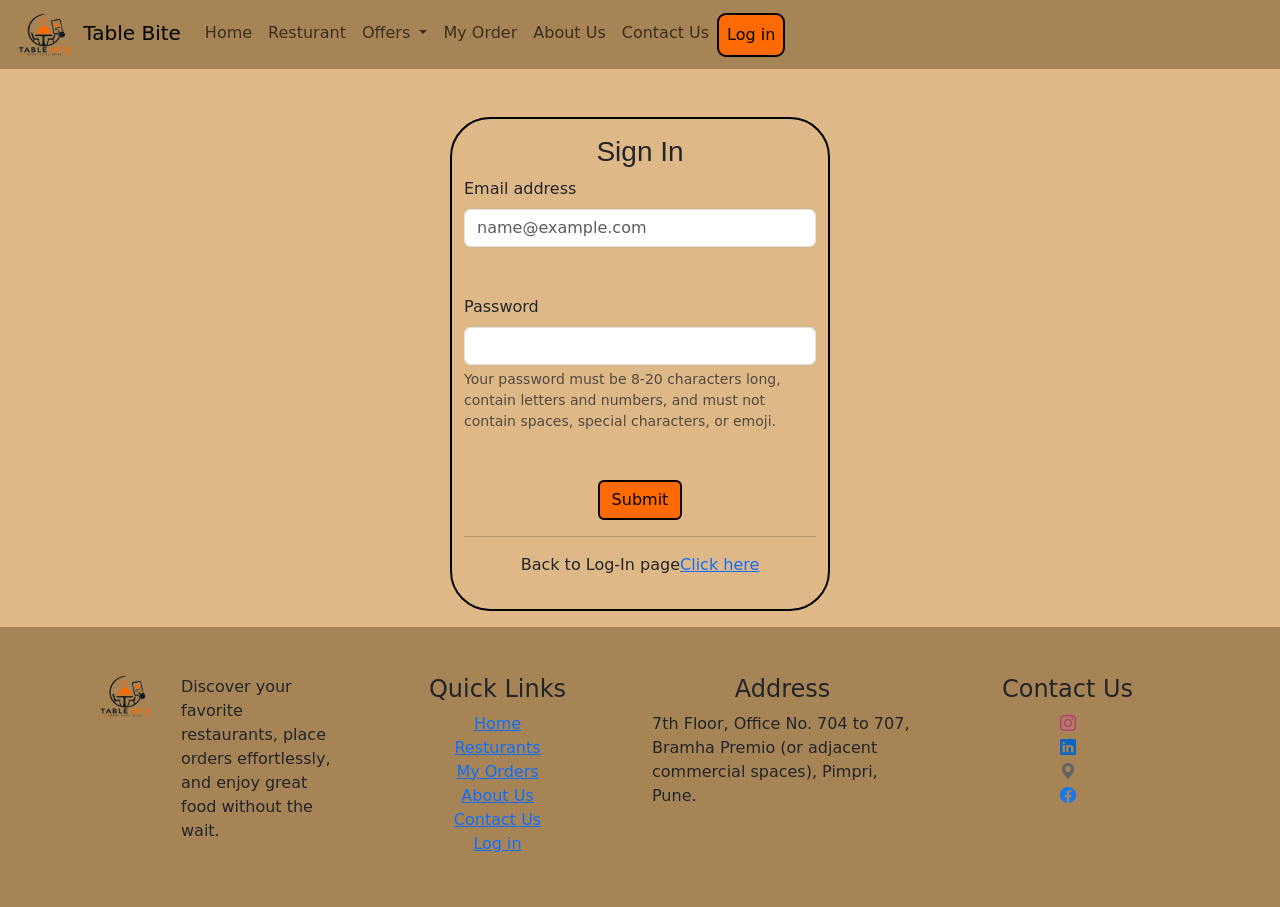
<file: sign_in.html>
<!doctype html>
<html lang="en">
    <head>
        <meta charset="utf-8">
        <meta name="viewport" content="width=device-width, initial-scale=1">
        <title>Bootstrap demo</title>
        <link
            href="https://cdn.jsdelivr.net/npm/bootstrap@5.3.8/dist/css/bootstrap.min.css"
            rel="stylesheet"
            integrity="sha384-sRIl4kxILFvY47J16cr9ZwB07vP4J8+LH7qKQnuqkuIAvNWLzeN8tE5YBujZqJLB"
            crossorigin="anonymous">
        <link href="css/index.css" rel="stylesheet" type="text/css" />
        <link rel="stylesheet"
            href="https://cdn.jsdelivr.net/npm/bootstrap-icons@1.13.1/font/bootstrap-icons.min.css">
    </head>
    <body>
        <!-- header start -->
        <header>
            <nav class="navbar navbar-expand-lg">
                <div class="container-fluid">
                    <a class="navbar-brand" href="about_us.html"><img
                            src="images/logo.png"
                            alt="logo" width="65px" /> Table Bite</a>
                    <button class="navbar-toggler" type="button"
                        data-bs-toggle="collapse"
                        data-bs-target="#navbarSupportedContent"
                        aria-controls="navbarSupportedContent"
                        aria-expanded="false" aria-label="Toggle navigation">
                        <span class="navbar-toggler-icon"></span>
                    </button>
                    <div class="collapse navbar-collapse"
                        id="navbarSupportedContent">
                        <ul class="navbar-nav me-auto mb-2 mb-lg-0">
                            <li class="nav-item">
                                <a class="nav-link" aria-current="page"
                                    href="index.html">Home</a>
                            </li>
                            <li class="nav-item">
                                <a class="nav-link"
                                    href="resturant.html">Resturant</a>
                            </li>
                            <li class="nav-item dropdown">
                                <a class="nav-link dropdown-toggle" href="#"
                                    role="button" data-bs-toggle="dropdown"
                                    aria-expanded="false">
                                    Offers
                                </a>
                                <ul class="dropdown-menu">
                                    <li><a class="dropdown-item"
                                            href="todays_deal.html">Today's
                                            deals</a></li>
                                    <li><a class="dropdown-item"
                                            href="combo_meals.html">Combo
                                            meals</a></li>
                                    <li><a class="dropdown-item"
                                            href="special_promotions.html">Special
                                            promotions</a></li>
                                    <li><a class="dropdown-item"
                                            href="discounts.html">Discounts</a></li>
                                </ul>
                            </li>
                            <li class="nav-item">
                                <a class="nav-link"
                                    href="my_order.html">My Order</a>
                                <li class="nav-item">
                                    <a class="nav-link"
                                        href="about_us.html">About Us</a>
                                </li>
                                <li class="nav-item">
                                    <a class="nav-link"
                                        href="contact_us.html">Contact Us</a>
                                </li>
                                <li class="nav-item">
                                    <a class="nav-link active"
                                        href="log_in.html">Log in</a>
                                </li>
                            </li>
                        </ul>
                    </div>
                </div>
            </nav>
        </header>
        <!-- header end -->

        <main>
            <!-- log in page starts here -->
            <section class="pt-4 pb-3">
                <div class="container pt-4">
                    <div class="row">
                        <div class="col-md-4"></div>
                        <div class="col-md-4 border_details">
                            <h3 class="heading_design pt-3">Sign In</h3>
                            <form>
                                <div class="mb-3 ">
                                    <label for="exampleFormControlInput1"
                                        class="form-label">Email address</label>
                                    <input type="email" class="form-control"
                                        id="exampleFormControlInput1"
                                        placeholder="name@example.com">

                                    <br>
                                    <br>

                                    <label for="inputPassword5"
                                        class="form-label">Password</label>
                                    <input type="password" id="inputPassword5"
                                        class="form-control"
                                        aria-describedby="passwordHelpBlock">
                                    <div id="passwordHelpBlock"
                                        class="form-text">
                                        Your password must be 8-20 characters
                                        long, contain letters and numbers, and
                                        must not contain spaces, special
                                        characters, or emoji.
                                    </div>

                                    <br>
                                    <br>

                                    <div class="align">
                                        <button class="btn button_color"
                                            type="button">
                                            Submit
                                        </button>
                                    </div>

                                    <hr class="color-dark">
                                    <div class="align">
                                        <p>
                                            Back to Log-In page
                                        </p>
                                        <a href="log_in.html"> Click here</a>
                                    </div>
                                </div>
                            </form>
                        </div>
                        <div class="col-md-4"></div>
                    </div>
                </div>
            </section>
        </main>

        <!-- footer starts -->
        <footer>
            <section class="pt-5 pb-5 bg_color">
                <div class="container">
                    <div class="row">
                        <div class="col-md-3">
                            <div class="container">
                                <div class="row">
                                    <div class="col-md-4">
                                        <img src="images/logo.png"
                                            alt="Table Bite - Logo"
                                            class="img-fluid pb-3">
                                    </div>
                                    <div class="col-md-8">
                                        <p>Discover your
                                            favorite restaurants, place orders
                                            effortlessly, and enjoy great food
                                            without the
                                            wait.</p>
                                    </div>
                                </div>
                            </div>
                        </div>
                        <div class="col-md-3">
                            <h4 class="align">Quick Links</h4>
                            <ul class="list_style">
                                <li><a href="index.html">Home</a></li>
                                <li><a href="resturant.html">Resturants</a></li>
                                <li><a href="my_order.html">My Orders</a></li>
                                <li><a href="about_us.html">About Us</a></li>
                                <li><a href="contact_us.html">Contact
                                        Us</a></li>
                                <li><a href="log_in.html">Log in</a></li>
                            </ul>
                        </div>
                        <div class="col-md-3">
                            <h4 class="align">Address</h4>
                            <p>7th Floor, Office No. 704 to 707, Bramha Premio
                                (or adjacent commercial spaces), Pimpri,
                                Pune.</p>
                        </div>
                        <div class="col-md-3">
                            <h4 class="align">Contact Us</h4>
                            <ul class="list_style">
                                <li><a
                                        href="https://www.instagram.com/"
                                        target="_blank"><i
                                            class="bi bi-instagram"></i></a></li>
                                <li><a
                                        href="https://www.linkedin.com/"
                                        target="_blank"><i
                                            class="bi bi-linkedin"></i></a></li>
                                <li><a
                                        href="https://maps.app.goo.gl/TKPCgPG77eALCs3F9"
                                        target="_blank"><i
                                            class="bi bi-geo-alt-fill"></i></a></li>
                                <li><a
                                        href="https://www.facebook.com/"
                                        target="_blank"><i
                                            class="bi bi-facebook"></i></a></li>
                            </ul>
                        </div>
                    </div>
                </div>
            </section>
        </footer>
        <!-- footer ends -->

        <script
            src="https://cdn.jsdelivr.net/npm/bootstrap@5.3.8/dist/js/bootstrap.bundle.min.js"
            integrity="sha384-FKyoEForCGlyvwx9Hj09JcYn3nv7wiPVlz7YYwJrWVcXK/BmnVDxM+D2scQbITxI"
            crossorigin="anonymous"></script>
    </body>
</html>
</file>
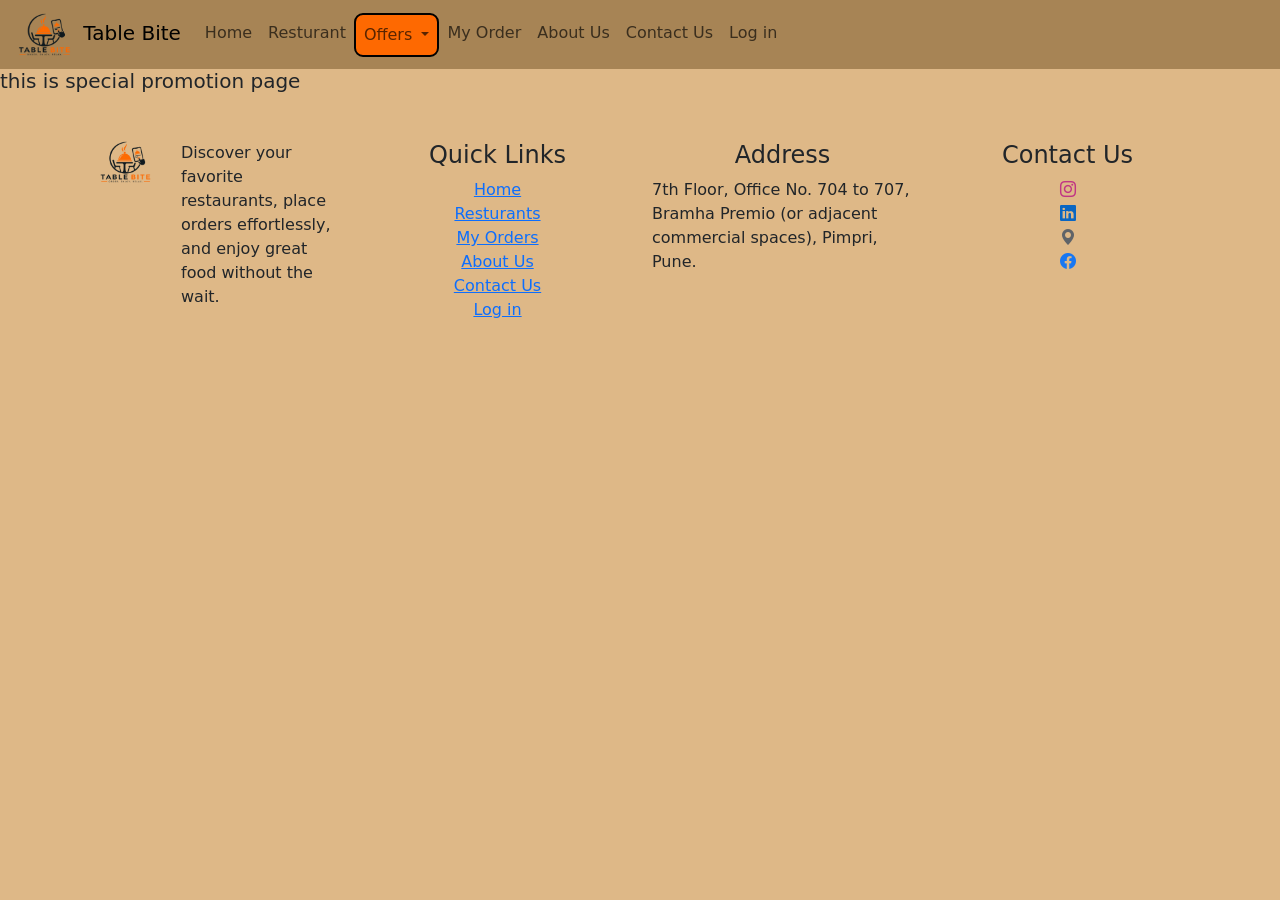
<file: special_promotions.html>
<!doctype html>
<html lang="en">
    <head>
        <meta charset="utf-8">
        <meta name="viewport" content="width=device-width, initial-scale=1">
        <title>Bootstrap demo</title>
        <link
            href="https://cdn.jsdelivr.net/npm/bootstrap@5.3.8/dist/css/bootstrap.min.css"
            rel="stylesheet"
            integrity="sha384-sRIl4kxILFvY47J16cr9ZwB07vP4J8+LH7qKQnuqkuIAvNWLzeN8tE5YBujZqJLB"
            crossorigin="anonymous">
        <link href="css/index.css" rel="stylesheet" type="text/css" />
        <link rel="stylesheet"
            href="https://cdn.jsdelivr.net/npm/bootstrap-icons@1.13.1/font/bootstrap-icons.min.css">
    </head>
    <body>
        <!-- header start -->
        <header>
            <nav class="navbar navbar-expand-lg">
                <div class="container-fluid">
                    <a class="navbar-brand" href="about_us.html"><img
                            src="images/logo.png"
                            alt="logo" width="65px" /> Table Bite</a>
                    <button class="navbar-toggler" type="button"
                        data-bs-toggle="collapse"
                        data-bs-target="#navbarSupportedContent"
                        aria-controls="navbarSupportedContent"
                        aria-expanded="false" aria-label="Toggle navigation">
                        <span class="navbar-toggler-icon"></span>
                    </button>
                    <div class="collapse navbar-collapse"
                        id="navbarSupportedContent">
                        <ul class="navbar-nav me-auto mb-2 mb-lg-0">
                            <li class="nav-item">
                                <a class="nav-link" aria-current="page"
                                    href="index.html">Home</a>
                            </li>
                            <li class="nav-item">
                                <a class="nav-link"
                                    href="resturant.html">Resturant</a>
                            </li>
                            <li class="nav-item dropdown active">
                                <a class="nav-link dropdown-toggle" href="#"
                                    role="button" data-bs-toggle="dropdown"
                                    aria-expanded="false">
                                    Offers
                                </a>
                                <ul class="dropdown-menu">
                                    <li><a class="dropdown-item"
                                            href="todays_deal.html">Today's
                                            deals</a></li>
                                    <li><a class="dropdown-item"
                                            href="combo_meals.html">Combo
                                            meals</a></li>
                                    <li><a class="dropdown-item active"
                                            href="special_promotions.html">Special
                                            promotions</a></li>
                                    <li><a class="dropdown-item"
                                            href="discounts.html">Discounts</a></li>
                                </ul>
                            </li>
                            <li class="nav-item">
                                <a class="nav-link"
                                    href="my_order.html">My Order</a>
                                <li class="nav-item">
                                    <a class="nav-link"
                                        href="about_us.html">About Us</a>
                                </li>
                                <li class="nav-item">
                                    <a class="nav-link"
                                        href="contact_us.html">Contact Us</a>
                                </li>
                                <li class="nav-item">
                                    <a class="nav-link"
                                        href="log_in.html">Log in</a>
                                </li>
                            </li>
                        </ul>
                    </div>
                </div>
            </nav>
        </header>
        <!-- header end -->

        <section>
            <h5>this is special promotion page</h5>
        </section>

        <!-- footer starts -->
        <footer>
            <section class="mt-5 mb-5">
                <div class="container">
                    <div class="row">
                        <div class="col-md-3">
                            <div class="container">
                                <div class="row">
                                    <div class="col-md-4">
                                        <img src="images/logo.png"
                                            alt="Table Bite - Logo"
                                            class="img-fluid pb-3">
                                    </div>
                                    <div class="col-md-8">
                                        <p>Discover your
                                            favorite restaurants, place orders
                                            effortlessly, and enjoy great food
                                            without the
                                            wait.</p>
                                    </div>
                                </div>
                            </div>
                        </div>
                        <div class="col-md-3">
                            <h4 class="align">Quick Links</h4>
                            <ul class="list_style">
                                <li><a href="index.html">Home</a></li>
                                <li><a href="resturant.html">Resturants</a></li>
                                <li><a href="my_order.html">My Orders</a></li>
                                <li><a href="about_us.html">About Us</a></li>
                                <li><a href="contact_us.html">Contact
                                        Us</a></li>
                                <li><a href="log_in.html">Log in</a></li>
                            </ul>
                        </div>
                        <div class="col-md-3">
                            <h4 class="align">Address</h4>
                            <p>7th Floor, Office No. 704 to 707, Bramha Premio
                                (or adjacent commercial spaces), Pimpri,
                                Pune.</p>
                        </div>
                        <div class="col-md-3">
                            <h4 class="align">Contact Us</h4>
                            <ul class="list_style">
                                <li><a
                                        href="https://www.instagram.com/"
                                        target="_blank"><i
                                            class="bi bi-instagram"></i></a></li>
                                <li><a
                                        href="https://www.linkedin.com/"
                                        target="_blank"><i
                                            class="bi bi-linkedin"></i></a></li>
                                <li><a
                                        href="https://maps.app.goo.gl/TKPCgPG77eALCs3F9"
                                        target="_blank"><i
                                            class="bi bi-geo-alt-fill"></i></a></li>
                                <li><a
                                        href="https://www.facebook.com/"
                                        target="_blank"><i
                                            class="bi bi-facebook"></i></a></li>
                            </ul>
                        </div>
                    </div>
                </div>
            </section>
        </footer>
        <!-- footer ends -->

        <script
            src="https://cdn.jsdelivr.net/npm/bootstrap@5.3.8/dist/js/bootstrap.bundle.min.js"
            integrity="sha384-FKyoEForCGlyvwx9Hj09JcYn3nv7wiPVlz7YYwJrWVcXK/BmnVDxM+D2scQbITxI"
            crossorigin="anonymous"></script>
    </body>
</html>
</file>
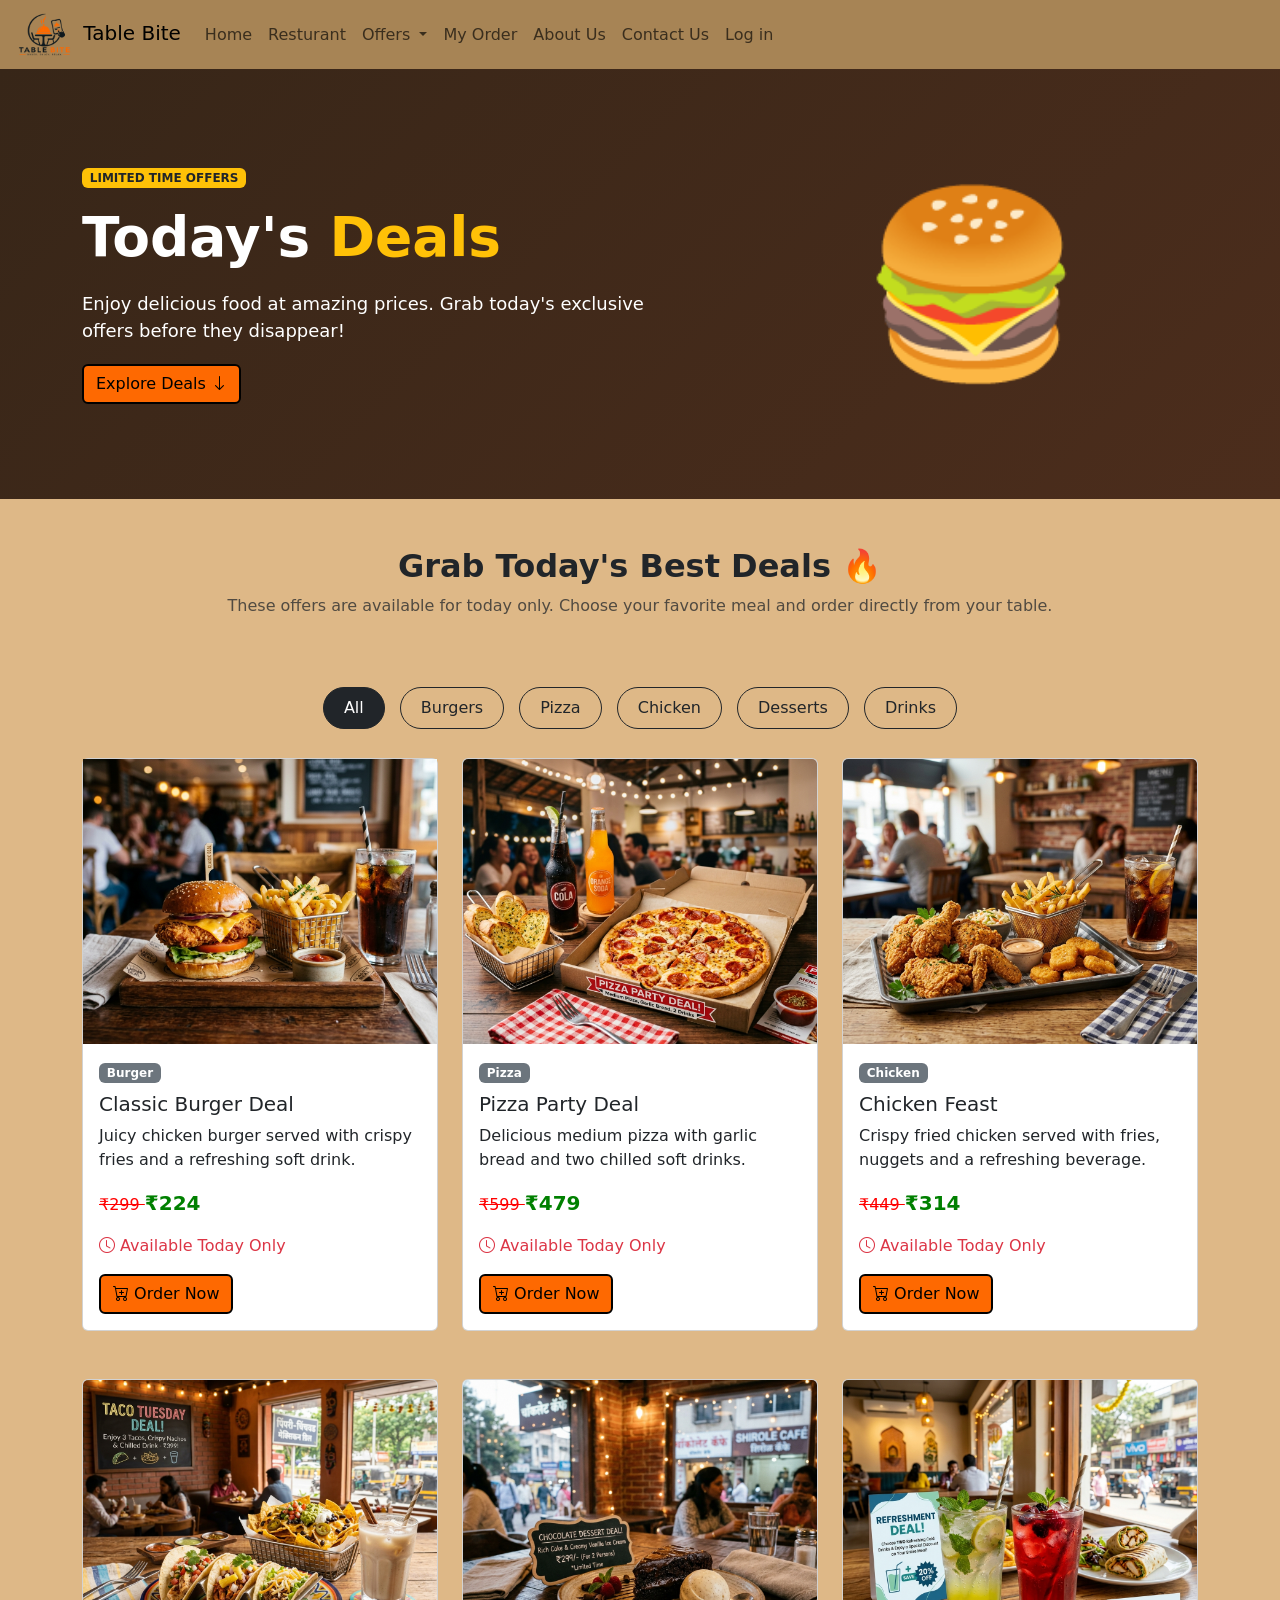
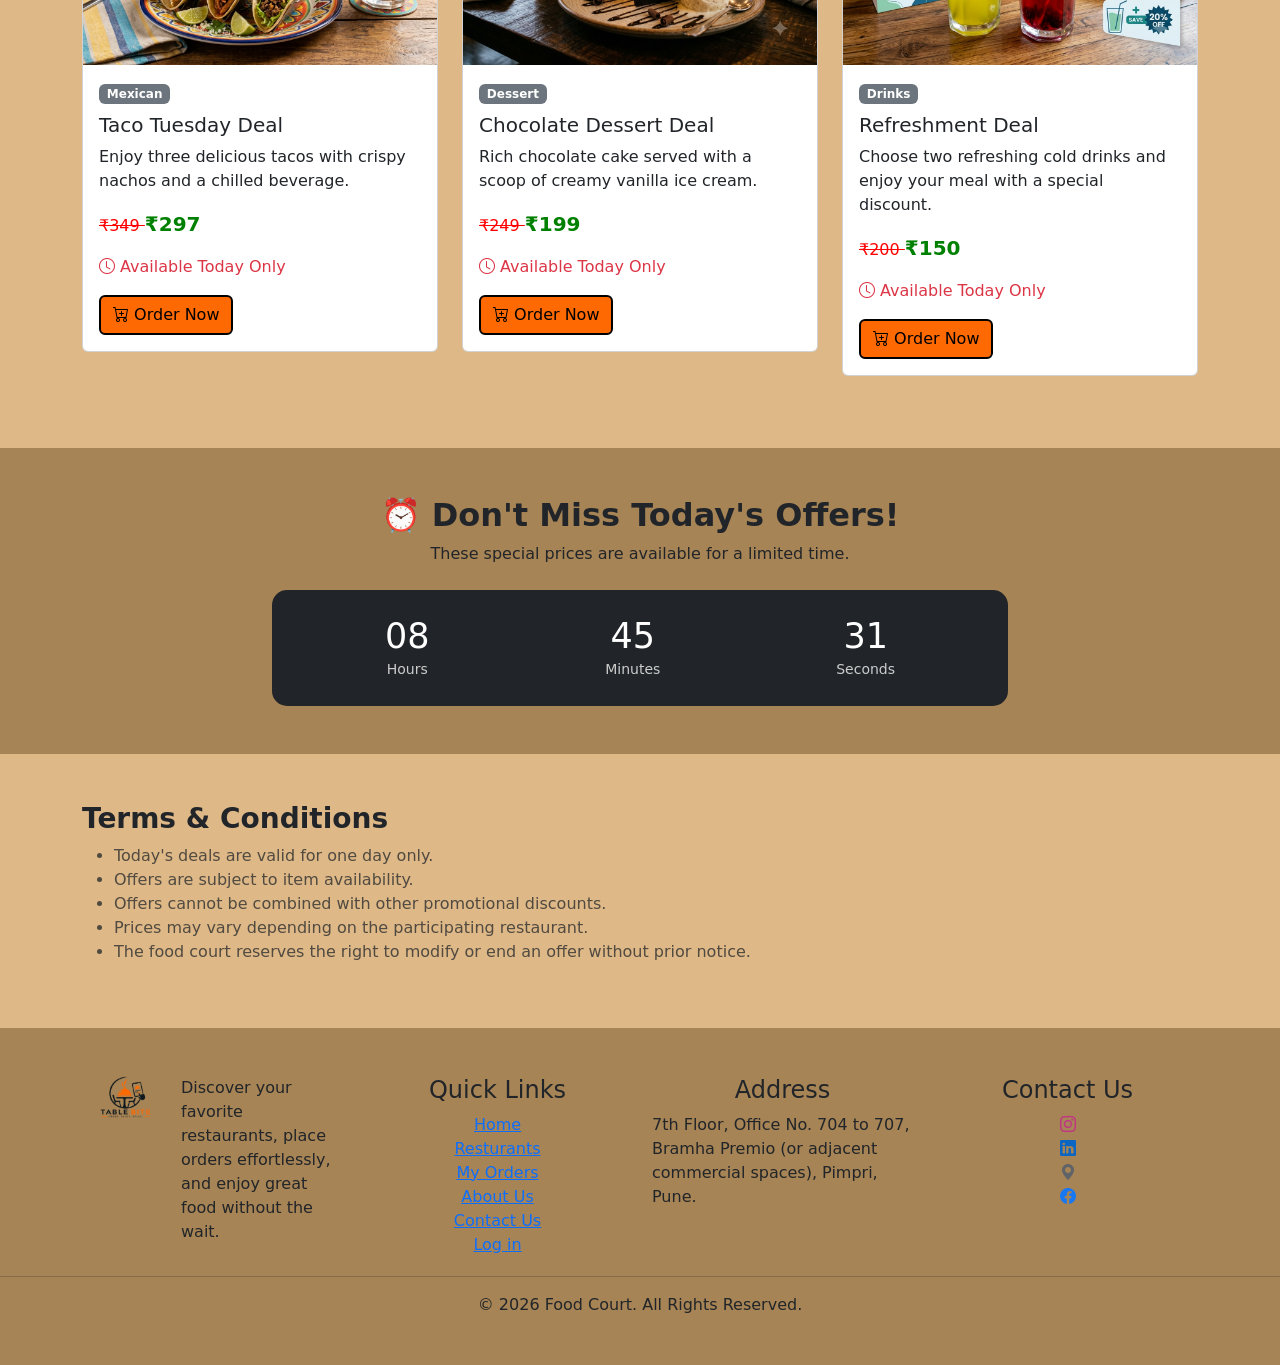
<file: todays_deal.html>
<!doctype html>
<html lang="en">
    <head>
        <meta charset="utf-8">
        <meta name="viewport" content="width=device-width, initial-scale=1">
        <title>Today's Deals | Food Court</title>
        <link
            href="https://cdn.jsdelivr.net/npm/bootstrap@5.3.8/dist/css/bootstrap.min.css"
            rel="stylesheet"
            integrity="sha384-sRIl4kxILFvY47J16cr9ZwB07vP4J8+LH7qKQnuqkuIAvNWLzeN8tE5YBujZqJLB"
            crossorigin="anonymous">
        <link href="css/index.css" rel="stylesheet" type="text/css" />
        <link rel="stylesheet"
            href="https://cdn.jsdelivr.net/npm/bootstrap-icons@1.13.1/font/bootstrap-icons.min.css">
    </head>
    <body>
        <!-- header start -->
        <header>
            <nav class="navbar navbar-expand-lg">
                <div class="container-fluid">
                    <a class="navbar-brand" href="about_us.html"><img
                            src="images/logo.png"
                            alt="logo" width="65px" /> Table Bite</a>
                    <button class="navbar-toggler" type="button"
                        data-bs-toggle="collapse"
                        data-bs-target="#navbarSupportedContent"
                        aria-controls="navbarSupportedContent"
                        aria-expanded="false" aria-label="Toggle navigation">
                        <span class="navbar-toggler-icon"></span>
                    </button>
                    <div class="collapse navbar-collapse"
                        id="navbarSupportedContent">
                        <ul class="navbar-nav me-auto mb-2 mb-lg-0">
                            <li class="nav-item">
                                <a class="nav-link" aria-current="page"
                                    href="index.html">Home</a>
                            </li>
                            <li class="nav-item">
                                <a class="nav-link"
                                    href="resturant.html">Resturant</a>
                            </li>
                            <li class="nav-item dropdown">
                                <a class="nav-link dropdown-toggle" href="#"
                                    role="button" data-bs-toggle="dropdown"
                                    aria-expanded="false">
                                    Offers
                                </a>
                                <ul class="dropdown-menu">
                                    <li><a class="dropdown-item active"
                                            href="todays_deal.html">Today's
                                            deals</a></li>
                                    <li><a class="dropdown-item"
                                            href="combo_meals.html">Combo
                                            meals</a></li>
                                    <li><a class="dropdown-item"
                                            href="special_promotions.html">Special
                                            promotions</a></li>
                                    <li><a class="dropdown-item"
                                            href="discounts.html">Discounts</a></li>
                                </ul>
                            </li>
                            <li class="nav-item">
                                <a class="nav-link"
                                    href="my_order.html">My Order</a>
                                <li class="nav-item">
                                    <a class="nav-link"
                                        href="about_us.html">About Us</a>
                                </li>
                                <li class="nav-item">
                                    <a class="nav-link"
                                        href="contact_us.html">Contact Us</a>
                                </li>
                                <li class="nav-item">
                                    <a class="nav-link"
                                        href="log_in.html">Log in</a>
                                </li>
                            </li>
                        </ul>
                    </div>
                </div>
            </nav>
        </header>
        <!-- header end -->

        <!-- HERO SECTION -->
        <section class="deal-hero">
            <div class="container">
                <div class="row align-items-center">
                    <div class="col-md-7">
                        <span
                            class="badge bg-warning text-dark mb-3">
                            LIMITED TIME OFFERS
                        </span>

                        <h1>
                            Today's <span>Deals</span>
                        </h1>

                        <p>
                            Enjoy delicious food at amazing prices.
                            Grab today's exclusive offers before
                            they disappear!
                        </p>

                        <a href="#deals"
                            class="btn button_color">
                            Explore Deals
                            <i class="bi bi-arrow-down"></i>
                        </a>

                    </div>

                    <div class="col-md-5 text-center">

                        <div class="hero-food">
                            🍔
                        </div>

                    </div>

                </div>

            </div>

        </section>

        <!-- ================= INTRO ================= -->

        <section class="py-5">

            <div class="container text-center">

                <h2 class="fw-bold">
                    Grab Today's Best Deals 🔥
                </h2>

                <p class="text-muted">
                    These offers are available for today only.
                    Choose your favorite meal and order directly
                    from your table.
                </p>

            </div>

        </section>

        <!-- ================= CATEGORY FILTER ================= -->

        <section class="pb-4">

            <div class="container">

                <div class="text-center">

                    <button class="btn btn-dark category-btn">
                        All
                    </button>

                    <button
                        class="btn btn-outline-dark category-btn">
                        Burgers
                    </button>

                    <button
                        class="btn btn-outline-dark category-btn">
                        Pizza
                    </button>

                    <button
                        class="btn btn-outline-dark category-btn">
                        Chicken
                    </button>

                    <button
                        class="btn btn-outline-dark category-btn">
                        Desserts
                    </button>

                    <button
                        class="btn btn-outline-dark category-btn">
                        Drinks
                    </button>

                </div>

            </div>

        </section>

        <!-- ================= DEAL CARDS ================= -->

        <section id="deals" class="pb-5">

            <div class="container">

                <div class="row g-4">

                    <!-- DEAL 1 -->

                    <div class="col-md-4 pb-4">

                        <div class="card">

                            <img
                                src="images/todays_deal/Classic Burger Deal.png"card-img-top"
                                alt="Burger">

                            <div class="card-body">

                                <span class="badge bg-secondary">
                                    Burger
                                </span>

                                <h5 class="card-title mt-2">
                                    Classic Burger Deal
                                </h5>

                                <p class="card-text">
                                    Juicy chicken burger served with crispy
                                    fries
                                    and a refreshing soft drink.
                                </p>

                                <p>
                                    <span
                                        style="text-decoration: line-through; color: red;">
                                        ₹299
                                    </span>

                                    <strong
                                        style="color: green; font-size: 20px;">
                                        ₹224
                                    </strong>
                                </p>

                                <p class="text-danger">
                                    <i class="bi bi-clock"></i>
                                    Available Today Only
                                </p>

                                <!-- Button trigger modal -->
                                <button type="button"
                                    class="btn button_color button_hover"
                                    data-bs-toggle="modal"
                                    data-bs-target="#burgerDeal">

                                    <i class="bi bi-cart-plus"></i>
                                    Order Now

                                </button>

                            </div>

                        </div>

                    </div>

                    <!-- DEAL 2 -->

                    <div class="col-md-4 pb-4">

                        <div class="card">

                            <img
                                src="images/todays_deal/pizza deal.png"
                                class="card-img-top"
                                alt="Pizza">

                            <div class="card-body">

                                <span class="badge bg-secondary">
                                    Pizza
                                </span>

                                <h5 class="card-title mt-2">
                                    Pizza Party Deal
                                </h5>

                                <p class="card-text">
                                    Delicious medium pizza with garlic bread
                                    and two chilled soft drinks.
                                </p>

                                <p>
                                    <span
                                        style="text-decoration: line-through; color: red;">
                                        ₹599
                                    </span>

                                    <strong
                                        style="color: green; font-size: 20px;">
                                        ₹479
                                    </strong>
                                </p>

                                <p class="text-danger">
                                    <i class="bi bi-clock"></i>
                                    Available Today Only
                                </p>

                                <!-- Button trigger modal -->
                                <button type="button"
                                    class="btn button_color button_hover"
                                    data-bs-toggle="modal"
                                    data-bs-target="#pizzaDeal">

                                    <i class="bi bi-cart-plus"></i>
                                    Order Now

                                </button>

                            </div>

                        </div>

                    </div>

                    <!-- DEAL 3 -->

                    <div class="col-md-4 pb-4">

                        <div class="card">

                            <img
                                src="images/todays_deal/Chicken Feast.png"
                                class="card-img-top"
                                alt="Fried Chicken">

                            <div class="card-body">

                                <span class="badge bg-secondary">
                                    Chicken
                                </span>

                                <h5 class="card-title mt-2">
                                    Chicken Feast
                                </h5>

                                <p class="card-text">
                                    Crispy fried chicken served with fries,
                                    nuggets and a refreshing beverage.
                                </p>

                                <p>
                                    <span
                                        style="text-decoration: line-through; color: red;">
                                        ₹449
                                    </span>

                                    <strong
                                        style="color: green; font-size: 20px;">
                                        ₹314
                                    </strong>
                                </p>

                                <p class="text-danger">
                                    <i class="bi bi-clock"></i>
                                    Available Today Only
                                </p>

                                <!-- Button trigger modal -->
                                <button type="button"
                                    class="btn button_color button_hover"
                                    data-bs-toggle="modal"
                                    data-bs-target="#chickenDeal">

                                    <i class="bi bi-cart-plus"></i>
                                    Order Now

                                </button>

                            </div>

                        </div>

                    </div>

                    <!-- DEAL 4 -->

                    <div class="col-md-4 pb-4">

                        <div class="card">

                            <img
                                src="images/todays_deal/Taco Tuesday Deal.png"
                                class="card-img-top"
                                alt="Tacos">

                            <div class="card-body">

                                <span class="badge bg-secondary">
                                    Mexican
                                </span>

                                <h5 class="card-title mt-2">
                                    Taco Tuesday Deal
                                </h5>

                                <p class="card-text">
                                    Enjoy three delicious tacos with crispy
                                    nachos and a chilled beverage.
                                </p>

                                <p>
                                    <span
                                        style="text-decoration: line-through; color: red;">
                                        ₹349
                                    </span>

                                    <strong
                                        style="color: green; font-size: 20px;">
                                        ₹297
                                    </strong>
                                </p>

                                <p class="text-danger">
                                    <i class="bi bi-clock"></i>
                                    Available Today Only
                                </p>

                                <!-- Button trigger modal -->
                                <button type="button"
                                    class="btn button_color button_hover"
                                    data-bs-toggle="modal"
                                    data-bs-target="#tacoDeal">

                                    <i class="bi bi-cart-plus"></i>
                                    Order Now

                                </button>

                            </div>

                        </div>

                    </div>

                    <!-- DEAL 5 -->

                    <div class="col-md-4 pb-4">

                        <div class="card">

                            <img
                                src="images/todays_deal/Chocolate Dessert Deal.png"
                                class="card-img-top"
                                alt="Chocolate Cake">

                            <div class="card-body">

                                <span class="badge bg-secondary">
                                    Dessert
                                </span>

                                <h5 class="card-title mt-2">
                                    Chocolate Dessert Deal
                                </h5>

                                <p class="card-text">
                                    Rich chocolate cake served with a scoop
                                    of creamy vanilla ice cream.
                                </p>

                                <p>
                                    <span
                                        style="text-decoration: line-through; color: red;">
                                        ₹249
                                    </span>

                                    <strong
                                        style="color: green; font-size: 20px;">
                                        ₹199
                                    </strong>
                                </p>

                                <p class="text-danger">
                                    <i class="bi bi-clock"></i>
                                    Available Today Only
                                </p>

                                <!-- Button trigger modal -->
                                <button type="button"
                                    class="btn button_color button_hover"
                                    data-bs-toggle="modal"
                                    data-bs-target="#dessertDeal">

                                    <i class="bi bi-cart-plus"></i>
                                    Order Now

                                </button>

                            </div>

                        </div>

                    </div>

                    <!-- DEAL 6 -->

                    <div class="col-md-4 pb-4">

                        <div class="card">

                            <img
                                src="images/todays_deal/Refreshment Deal.png"
                                class="card-img-top"
                                alt="Cold Drink">

                            <div class="card-body">

                                <span class="badge bg-secondary">
                                    Drinks
                                </span>

                                <h5 class="card-title mt-2">
                                    Refreshment Deal
                                </h5>

                                <p class="card-text">
                                    Choose two refreshing cold drinks and
                                    enjoy your meal with a special discount.
                                </p>

                                <p>
                                    <span
                                        style="text-decoration: line-through; color: red;">
                                        ₹200
                                    </span>

                                    <strong
                                        style="color: green; font-size: 20px;">
                                        ₹150
                                    </strong>
                                </p>

                                <p class="text-danger">
                                    <i class="bi bi-clock"></i>
                                    Available Today Only
                                </p>

                                <!-- Button trigger modal -->
                                <button type="button"
                                    class="btn button_color button_hover"
                                    data-bs-toggle="modal"
                                    data-bs-target="#drinkDeal">

                                    <i class="bi bi-cart-plus"></i>
                                    Order Now

                                </button>

                            </div>

                        </div>

                    </div>

                </div>

            </div>

        </section>

        <!-- ================= LIMITED TIME SECTION ================= -->

        <section class="limited-section py-5">

            <div class="container text-center">

                <h2 class="fw-bold">
                    ⏰ Don't Miss Today's Offers!
                </h2>

                <p>
                    These special prices are available for a limited time.
                </p>

                <div class="row justify-content-center mt-4">

                    <div class="col-md-8">

                        <div class="countdown-box">

                            <div>
                                <h3 id="hours">08</h3>
                                <small>Hours</small>
                            </div>

                            <div>
                                <h3 id="minutes">45</h3>
                                <small>Minutes</small>
                            </div>

                            <div>
                                <h3 id="seconds">32</h3>
                                <small>Seconds</small>
                            </div>

                        </div>

                    </div>

                </div>

            </div>

        </section>

        <!-- ================= TERMS ================= -->

        <section class="py-5">

            <div class="container">

                <h3 class="fw-bold">
                    Terms & Conditions
                </h3>

                <ul class="text-muted">

                    <li>
                        Today's deals are valid for one day only.
                    </li>

                    <li>
                        Offers are subject to item availability.
                    </li>

                    <li>
                        Offers cannot be combined with other
                        promotional discounts.
                    </li>

                    <li>
                        Prices may vary depending on the
                        participating restaurant.
                    </li>

                    <li>
                        The food court reserves the right to modify
                        or end
                        an offer without prior notice.
                    </li>

                </ul>

            </div>

        </section>

        <!-- footer starts -->
        <footer>
            <section class="pt-5 pb-5 bg_color">
                <div class="container">
                    <div class="row">
                        <div class="col-md-3">
                            <div class="container">
                                <div class="row">
                                    <div class="col-md-4">
                                        <img src="images/logo.png"
                                            alt="Table Bite - Logo"
                                            class="img-fluid pb-3">
                                    </div>
                                    <div class="col-md-8">
                                        <p>Discover your
                                            favorite restaurants, place
                                            orders
                                            effortlessly, and enjoy great
                                            food
                                            without the
                                            wait.</p>
                                    </div>
                                </div>
                            </div>
                        </div>
                        <div class="col-md-3">
                            <h4 class="align">Quick Links</h4>
                            <ul class="list_style">
                                <li><a href="index.html">Home</a></li>
                                <li><a
                                        href="resturant.html">Resturants</a></li>
                                <li><a href="my_order.html">My
                                        Orders</a></li>
                                <li><a href="about_us.html">About
                                        Us</a></li>
                                <li><a href="contact_us.html">Contact
                                        Us</a></li>
                                <li><a href="log_in.html">Log in</a></li>
                            </ul>
                        </div>
                        <div class="col-md-3">
                            <h4 class="align">Address</h4>
                            <p>7th Floor, Office No. 704 to 707, Bramha
                                Premio
                                (or adjacent commercial spaces), Pimpri,
                                Pune.</p>
                        </div>
                        <div class="col-md-3">
                            <h4 class="align">Contact Us</h4>
                            <ul class="list_style">
                                <li><a
                                        href="https://www.instagram.com/"
                                        target="_blank"><i
                                            class="bi bi-instagram"></i></a></li>
                                <li><a
                                        href="https://www.linkedin.com/"
                                        target="_blank"><i
                                            class="bi bi-linkedin"></i></a></li>
                                <li><a
                                        href="https://maps.app.goo.gl/TKPCgPG77eALCs3F9"
                                        target="_blank"><i
                                            class="bi bi-geo-alt-fill"></i></a></li>
                                <li><a
                                        href="https://www.facebook.com/"
                                        target="_blank"><i
                                            class="bi bi-facebook"></i></a></li>
                            </ul>
                        </div>
                    </div>
                </div>

                <hr>

                <p class="text-center text-dark mb-0">
                    © 2026 Food Court. All Rights Reserved.
                </p>
            </section>
        </footer>
        <!-- footer ends -->

        <script
            src="https://cdn.jsdelivr.net/npm/bootstrap@5.3.8/dist/js/bootstrap.bundle.min.js"
            integrity="sha384-FKyoEForCGlyvwx9Hj09JcYn3nv7wiPVlz7YYwJrWVcXK/BmnVDxM+D2scQbITxI"
            crossorigin="anonymous"></script>
        <script>

        // Set countdown time
        let time = (8 * 60 * 60) + (45 * 60) + 32;

        function countdown() {

            let hours = Math.floor(time / 3600);

            let minutes = Math.floor((time % 3600) / 60);

            let seconds = time % 60;

            // Add 0 before single digit numbers
            document.getElementById("hours").innerHTML = String(hours).padStart(2, "0");

            document.getElementById("minutes").innerHTML =  String(minutes).padStart(2, "0");

            document.getElementById("seconds").innerHTML = String(seconds).padStart(2, "0");

            // Decrease time
            if (time > 0) {
                time--;
            }

        }

        // Run immediately
        countdown();

        // Run every 1 second
        setInterval(countdown, 1000);

    </script>
    </body>
</html>
</file>
<file: css/index.css>
.navbar {
    background-color:rgb(167, 132, 85);
}

.nav-item:hover{
    background-color: #fe6901;
    color: white;
}
.h1 {
    padding-top: 10px;
    display: flex;
    justify-content: center;
}

body {
    background-color: burlywood;
}

.bg_color{
    background-color: rgb(167, 132, 85);
}

.bgcolor{
    background-color: burlywood;
}

.align{
    display: flex !important;
    justify-content: center !important;
}

.border_details{
    border: 2px solid black;
    border-radius: 40px;
}
.nav-item:hover{
    background-color: #fe6901;
    color: black;
    border: 2px solid black;
    border-radius: 10px;
}

.card:hover{
    background-color: black;
    color: white;
    border-radius: 10%;
    overflow: hidden;
    transition: 0.3s;
    transform: translateY(-8px);
}

.active{
    background-color: #fe6901;
    color: black !important;
    border: 2px solid black;
    border-radius: 9px;
}

.bs_description{
    display: flex;
    justify-content: center;
    align-content: center;
    font-family:Impact, Haettenschweiler, 'Arial Narrow Bold', sans-serif;
    background-color: rgb(167, 132, 85);
}

.list_style{
    list-style: none;
    display: contents;
    text-align: center;
}

.heading_design{
    display: flex;
    justify-content: center;
    align-content: center;
    font-family:Impact, Haettenschweiler, 'Arial Narrow Bold', sans-serif;
}

.font_size{
    font-size: 20px;
}

.button_color{
    background-color: #fe6901;
    color: black;
    border: 2px solid black;
}

.button_color:hover{
    background-color: black;
    color: white;
    border: 2px solid white;
}

.form-control:focus{
    background-color: black;
    color: white;
    border: 2px solid white;
}

.form-control:focus::placeholder {
    color: white;
    opacity: 1;
}

.button_hover:hover{
    background-color: #F3EAD6;
    color: black;
    border: 2px solid black;
}

.bi-geo-alt-fill{
    color: #5F6368;
}

.bi-facebook{
    color: #1877F2;
}

.bi-linkedin{
    color: #0A66C2;
}

.bi-instagram{
    color: #C13584;
}

.shadows{
    box-shadow: 3px 4px 4px black;
}

.drop_shadow{
    filter: drop-shadow(5px 6px 6px gray);
}
/* ================= HERO ================= */

.deal-hero {
    background: linear-gradient(
        135deg,
        rgb(55, 38, 24),
        rgb(76, 45, 28)
    );

    color: white;
    padding: 80px 0;
}

.deal-hero h1 {
    font-size: 55px;
    font-weight: 700;
}

.deal-hero h1 span {
    color: #ffc107;
}

.deal-hero p {
    font-size: 18px;
    max-width: 600px;
    margin: 20px 0;
}

.hero-food {
    font-size: 180px;
}


/* ================= CATEGORY BUTTONS ================= */

.category-btn {
    margin: 5px;
    border-radius: 25px;
    padding: 8px 20px;
}


/* ================= DEAL CARD ================= */

.deal-card {
    border: none;
    border-radius: 15px;
    overflow: hidden;

    transition: 0.3s;

    box-shadow: 0 5px 20px rgba(0, 0, 0, 0.08);
}

.deal-card:hover {
    transform: translateY(-8px);
    color: white;

    box-shadow: 0 10px 30px rgba(0, 0, 0, 0.15);
}

.deal-card img {
    height: 230px;
    width: 100%;

    object-fit: cover;
}


/* ================= DISCOUNT BADGE ================= */

.discount-badge {
    position: absolute;

    top: 15px;
    right: 15px;

    background-color: #dc3545;
    color: white;

    padding: 8px 12px;

    border-radius: 20px;

    font-weight: bold;
}


/* ================= PRICE ================= */

.price {
    margin: 15px 0;
}

.old-price {
    color: #dc3545;
    text-decoration: line-through;

    font-size: 16px;

    margin-right: 10px;
}

.new-price {
    color: green;

    font-size: 25px;

    font-weight: bold;
}


/* ================= LIMITED TIME ================= */

.limited-section {
    background-color: rgb(167, 132, 85);
}

.countdown-box {
    background-color: #212529;

    color: white;

    border-radius: 15px;

    padding: 25px;

    display: flex;

    justify-content: space-around;
}

.countdown-box h3 {
    font-size: 35px;
    margin-bottom: 0;
}

.countdown-box small {
    color: #ccc;
}


/* ================= FOOTER ================= */

.footer-link {
    display: block;

    text-decoration: none;

    color: #aaa;

    margin-bottom: 8px;
}

.footer-link:hover {
    color: white;
}


/* ================= RESPONSIVE ================= */

@media (max-width: 768px) {

    .deal-hero {
        text-align: center;

        padding: 60px 20px;
    }

    .deal-hero h1 {
        font-size: 40px;
    }

    .hero-food {
        font-size: 100px;

        margin-top: 30px;
    }

}
</file>
